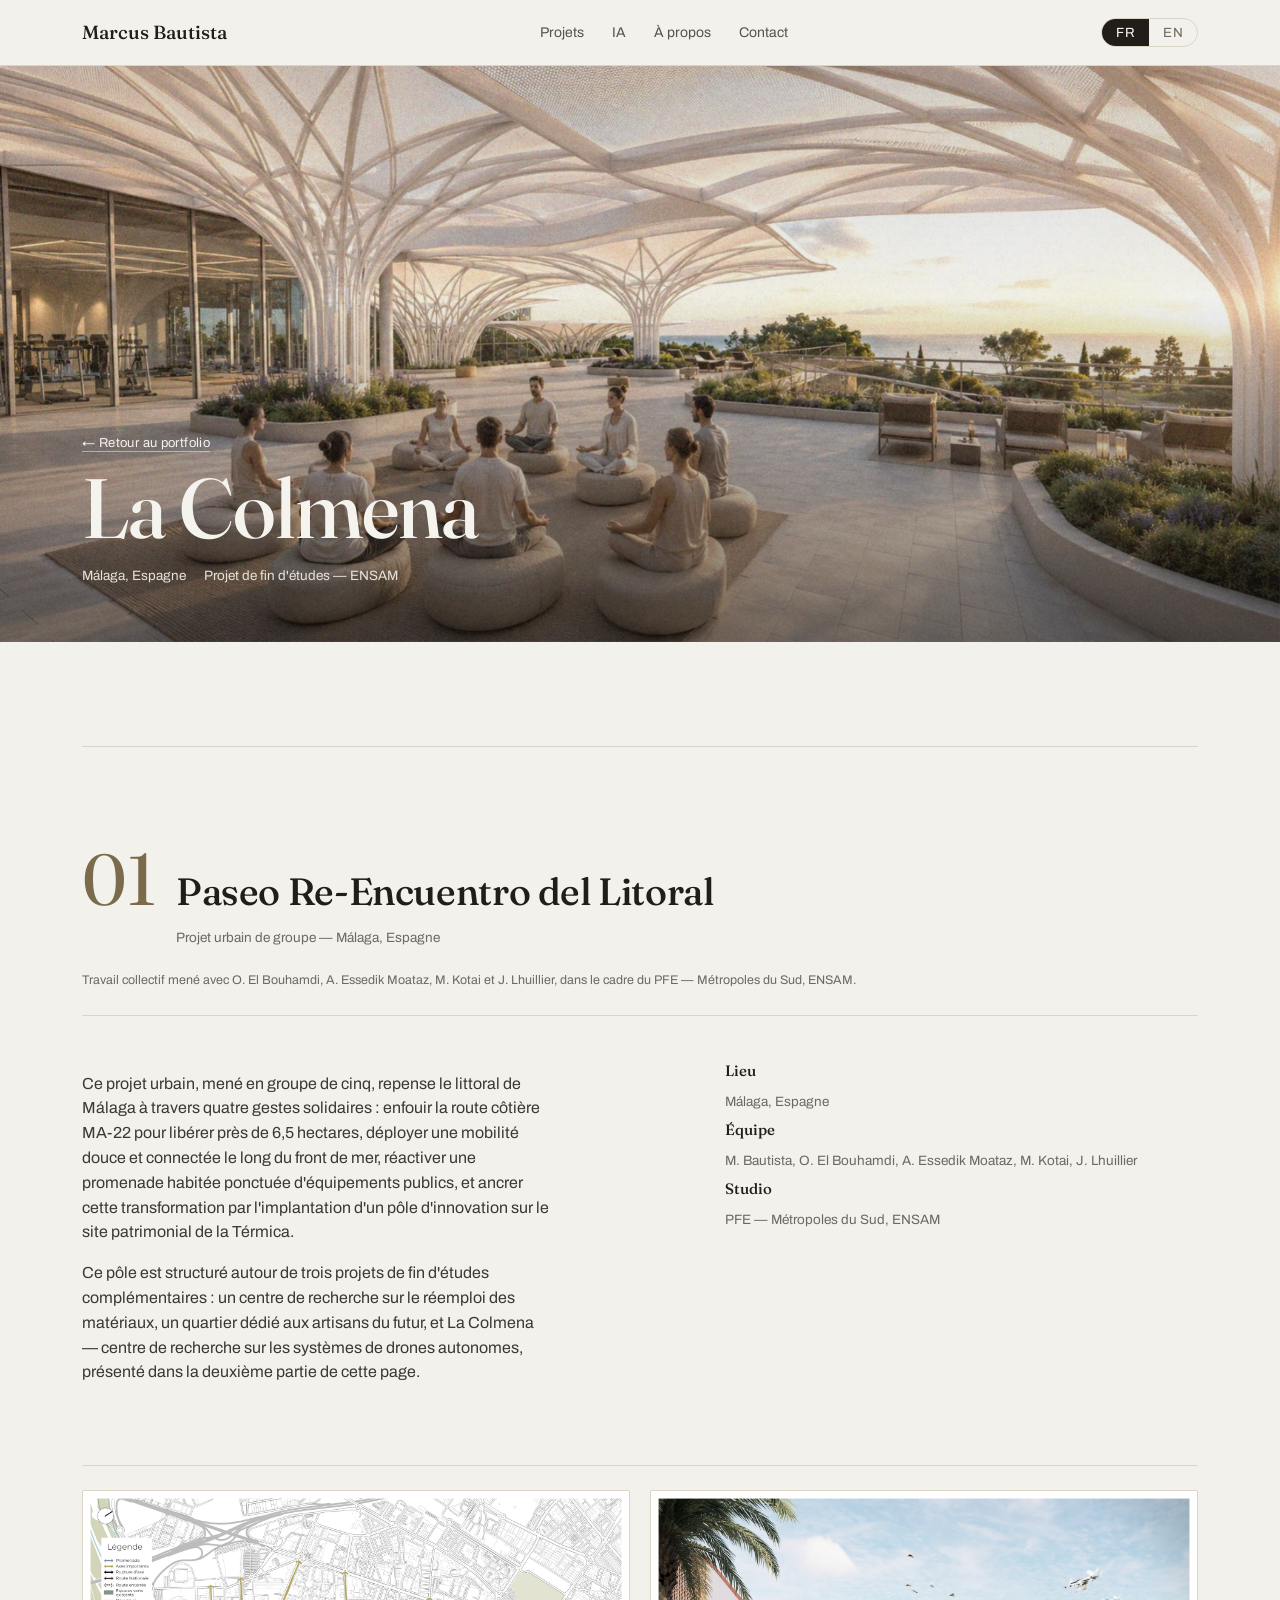
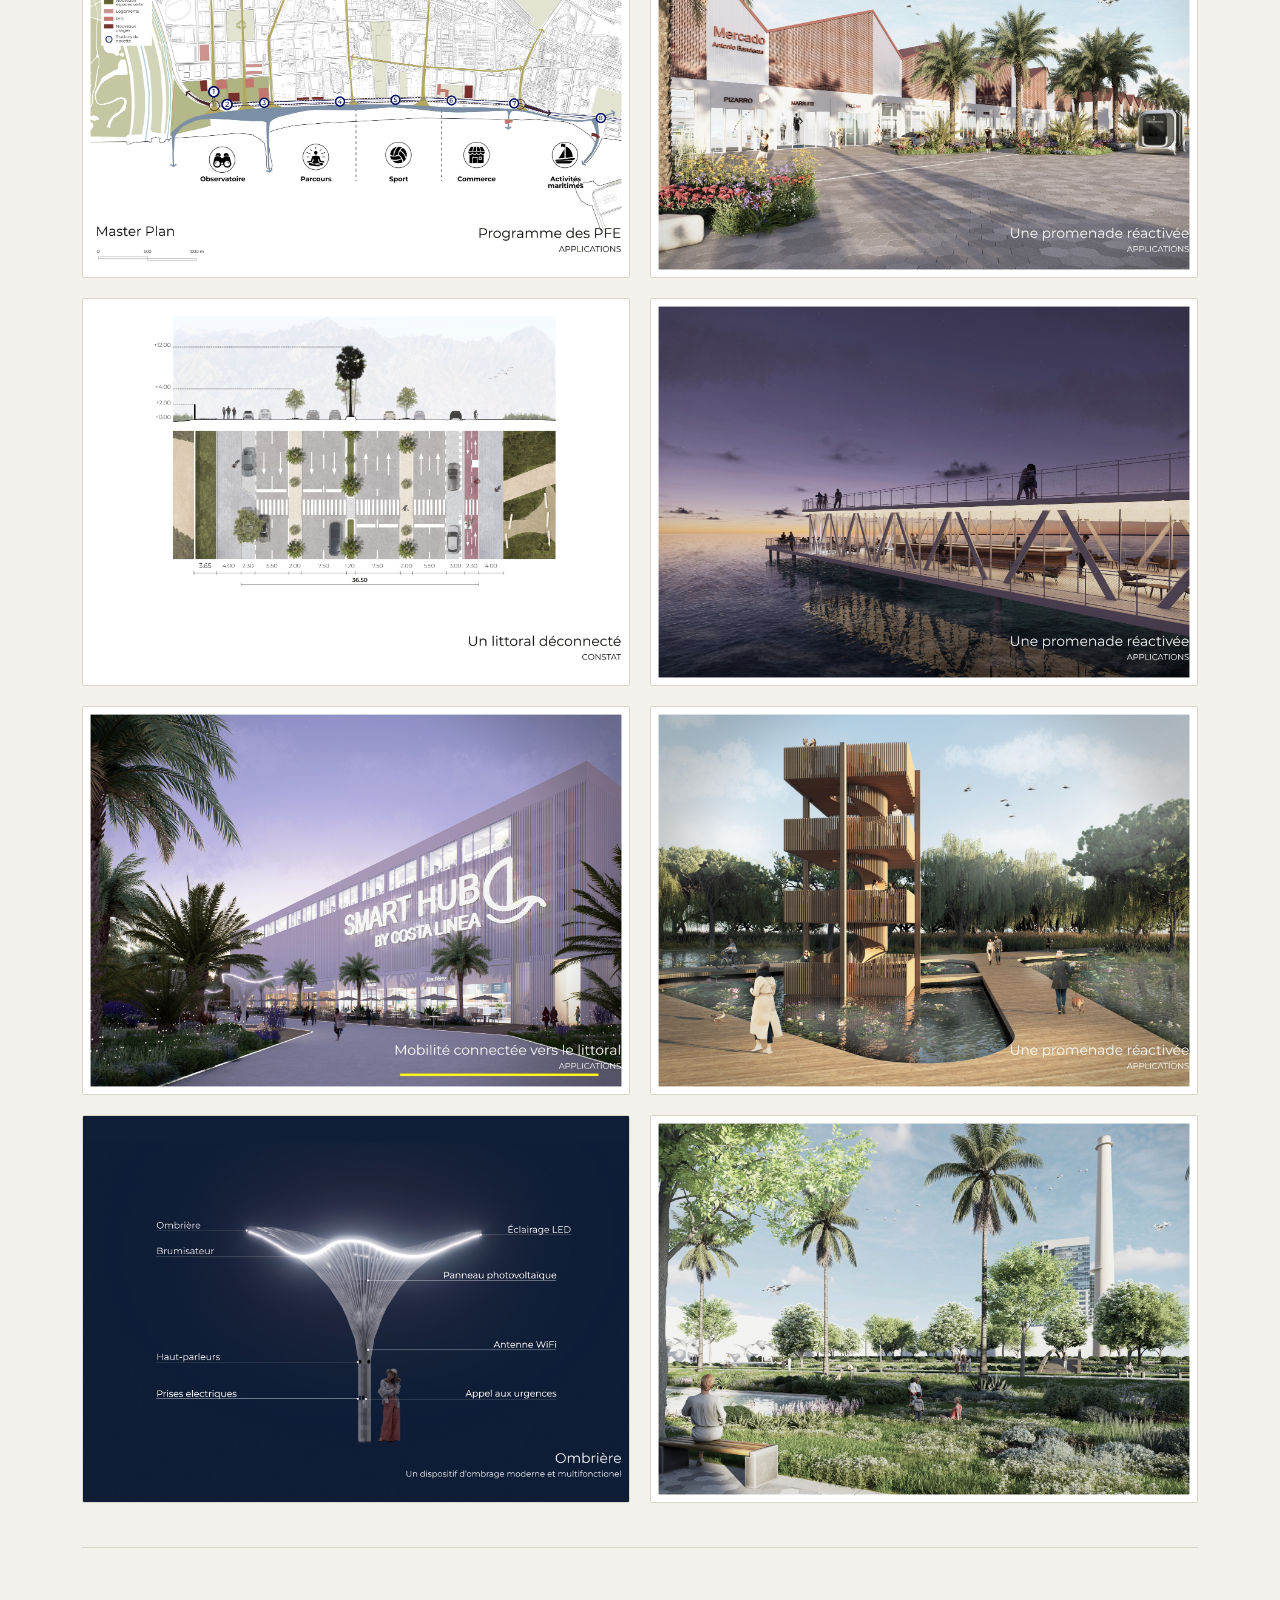
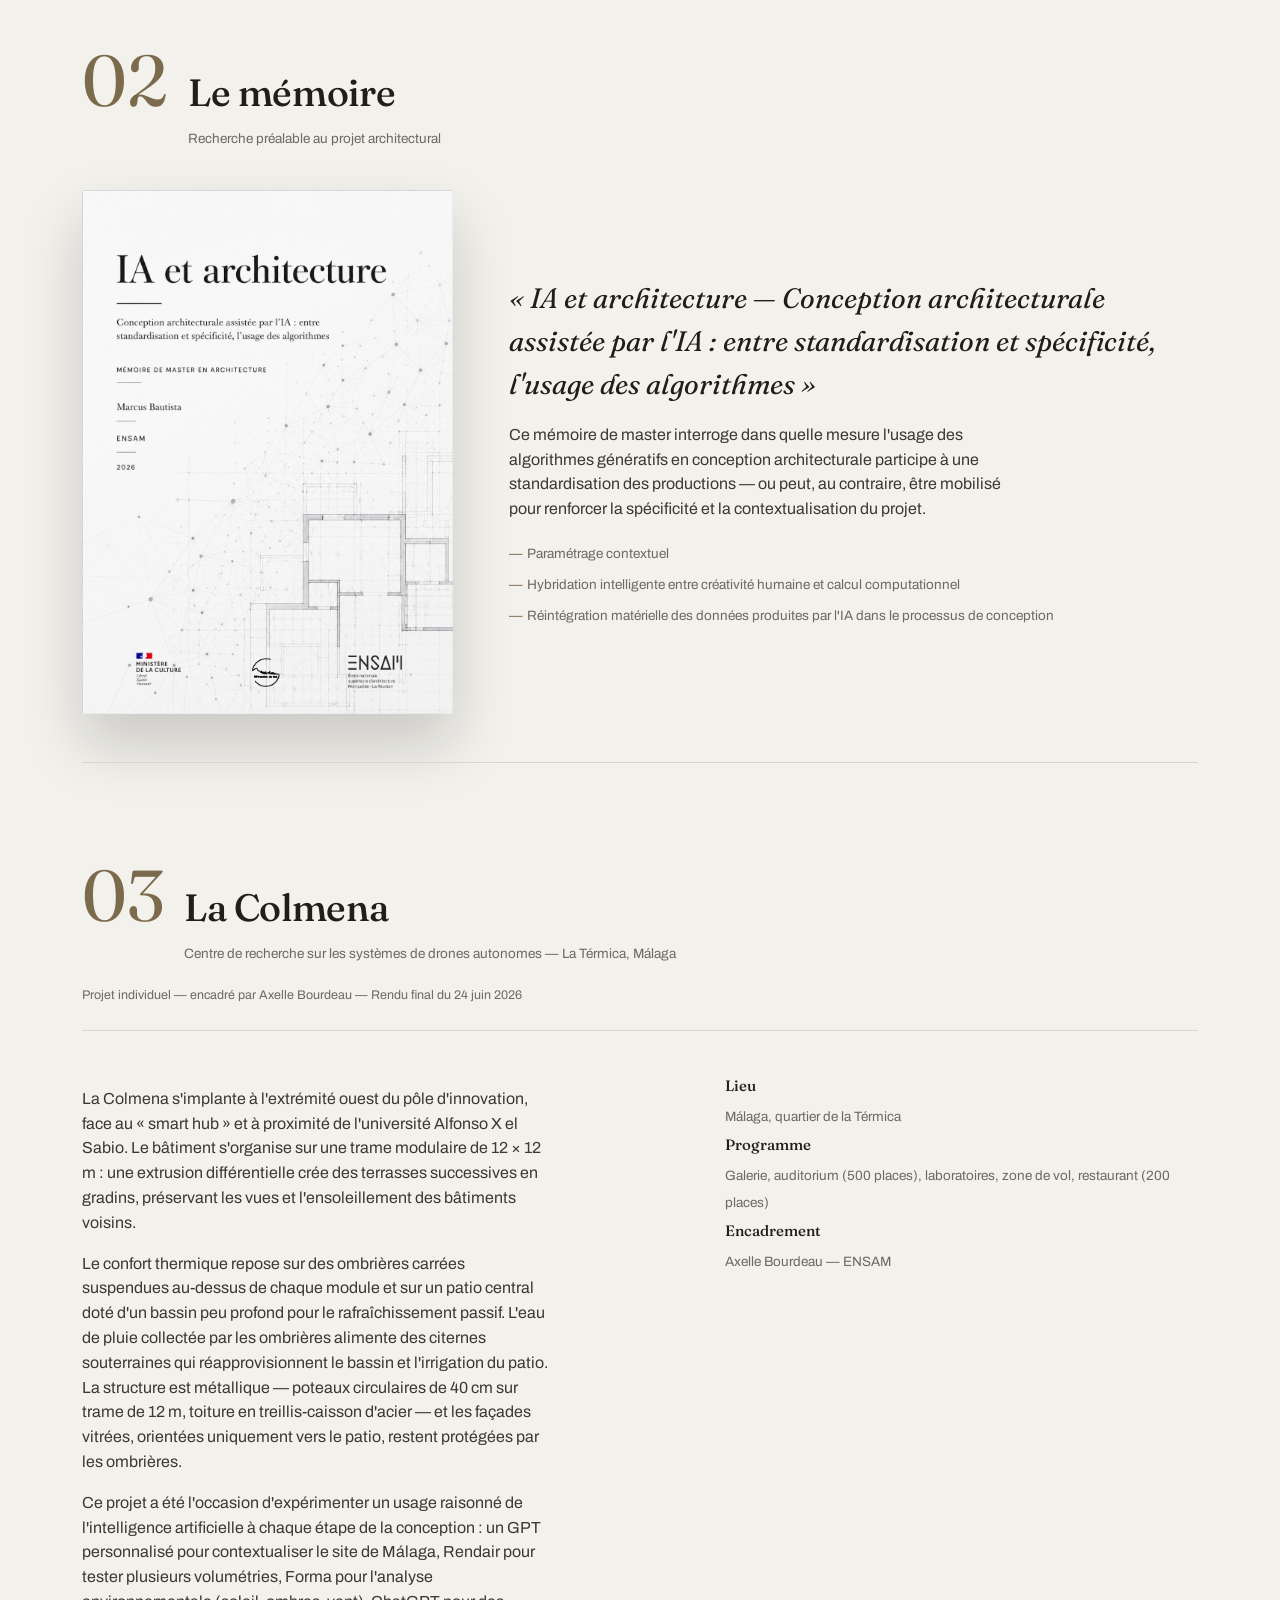
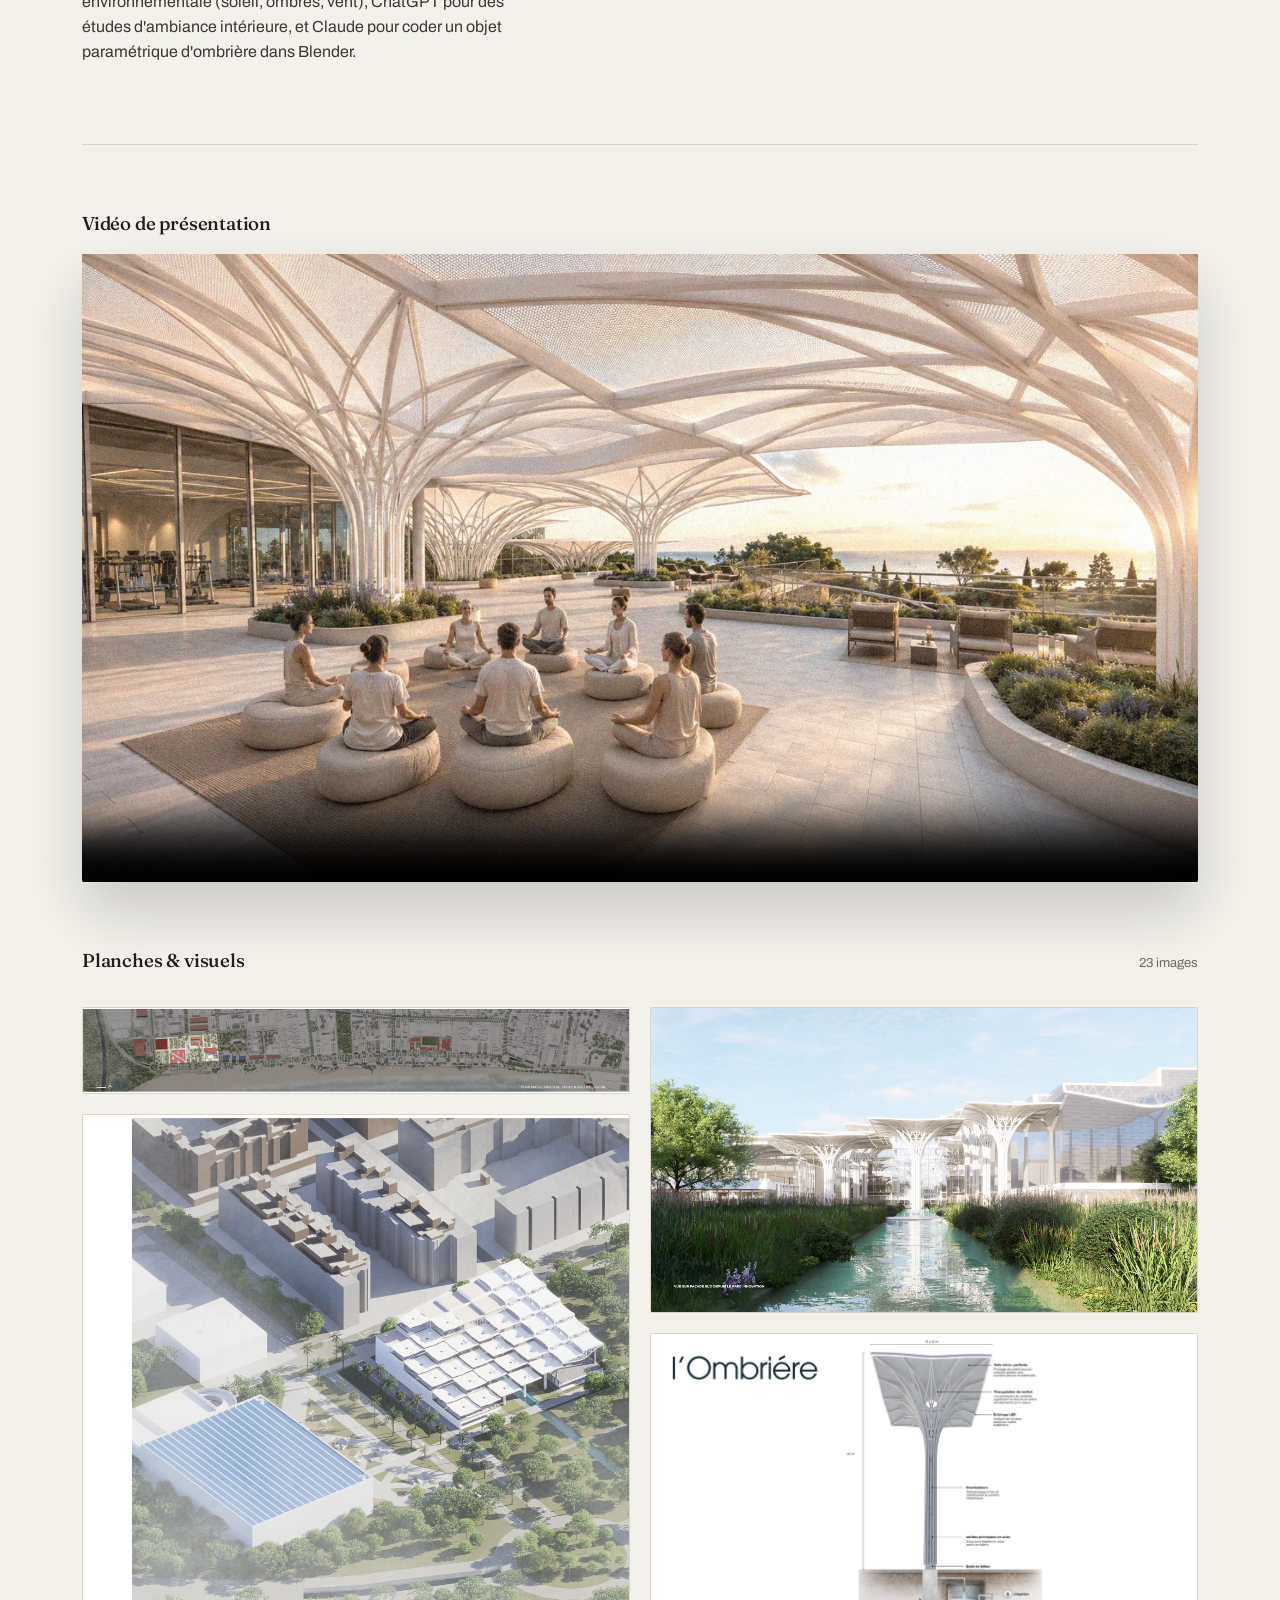
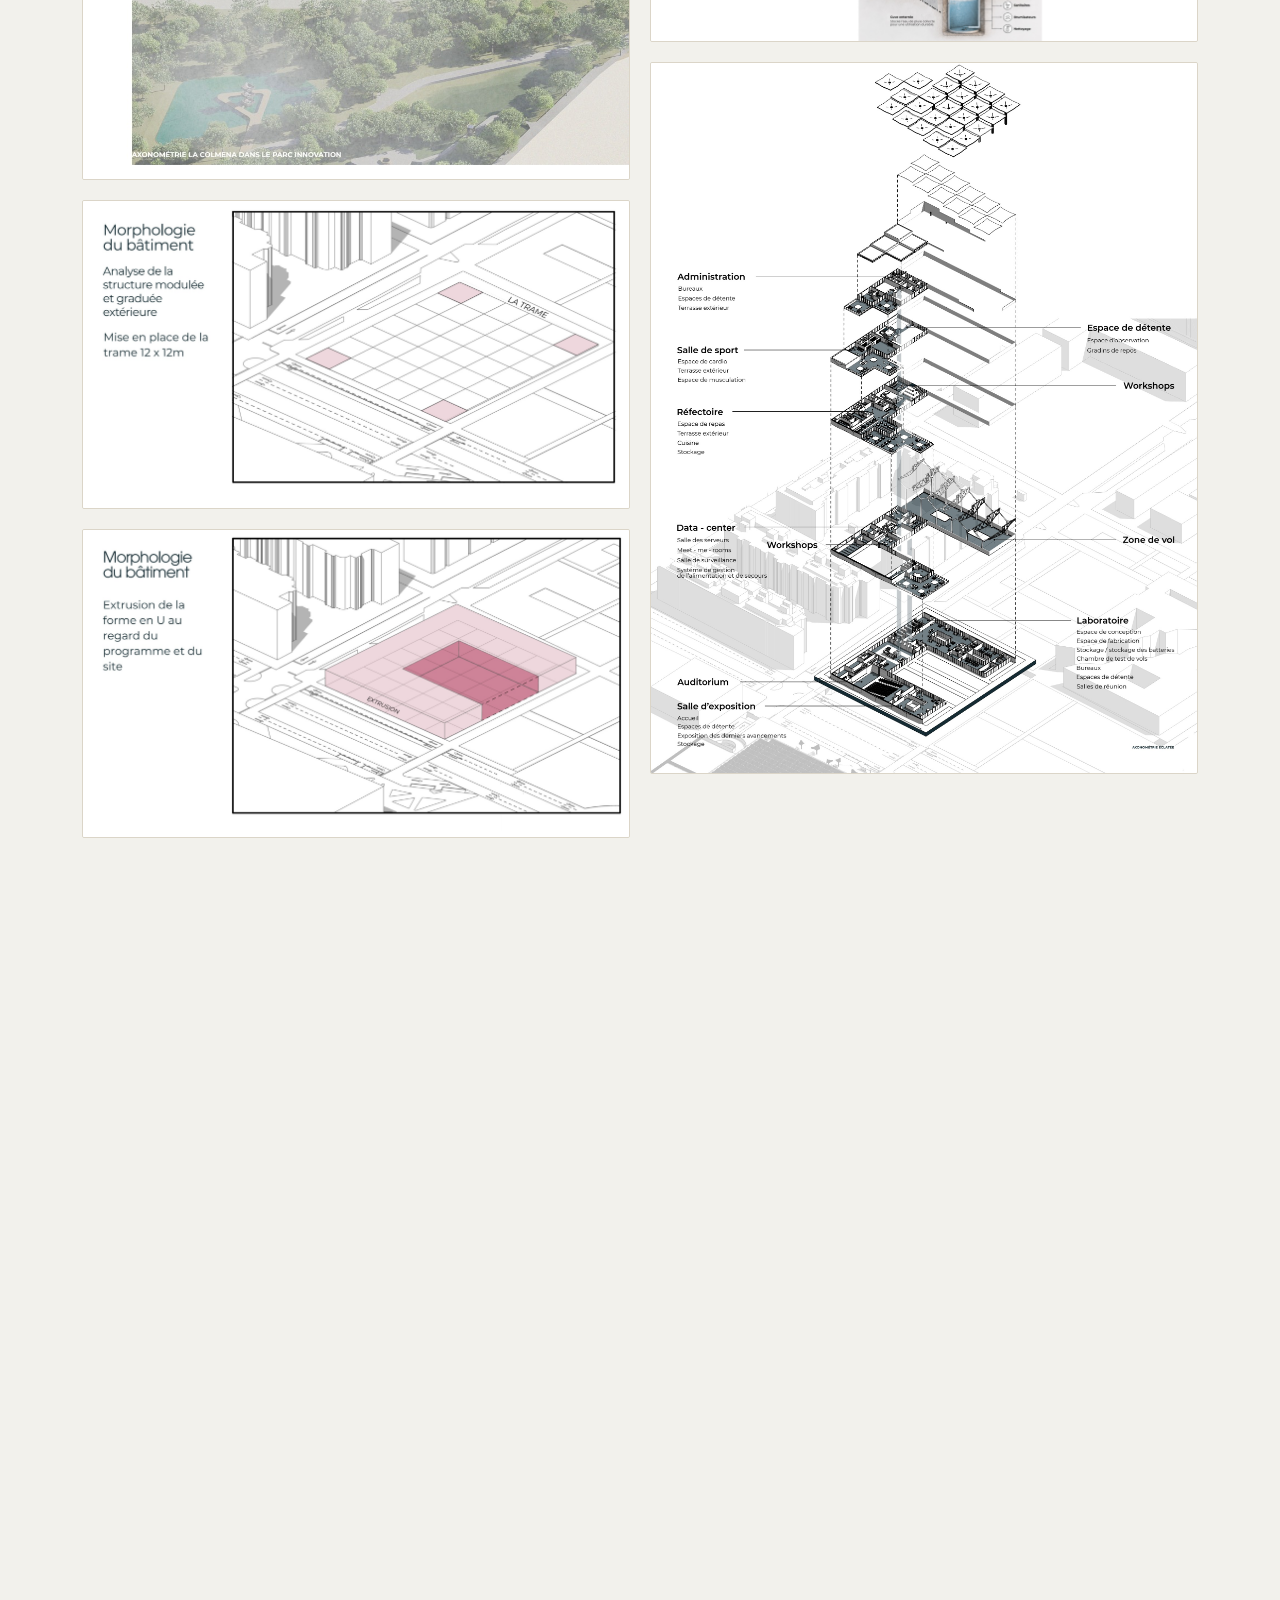
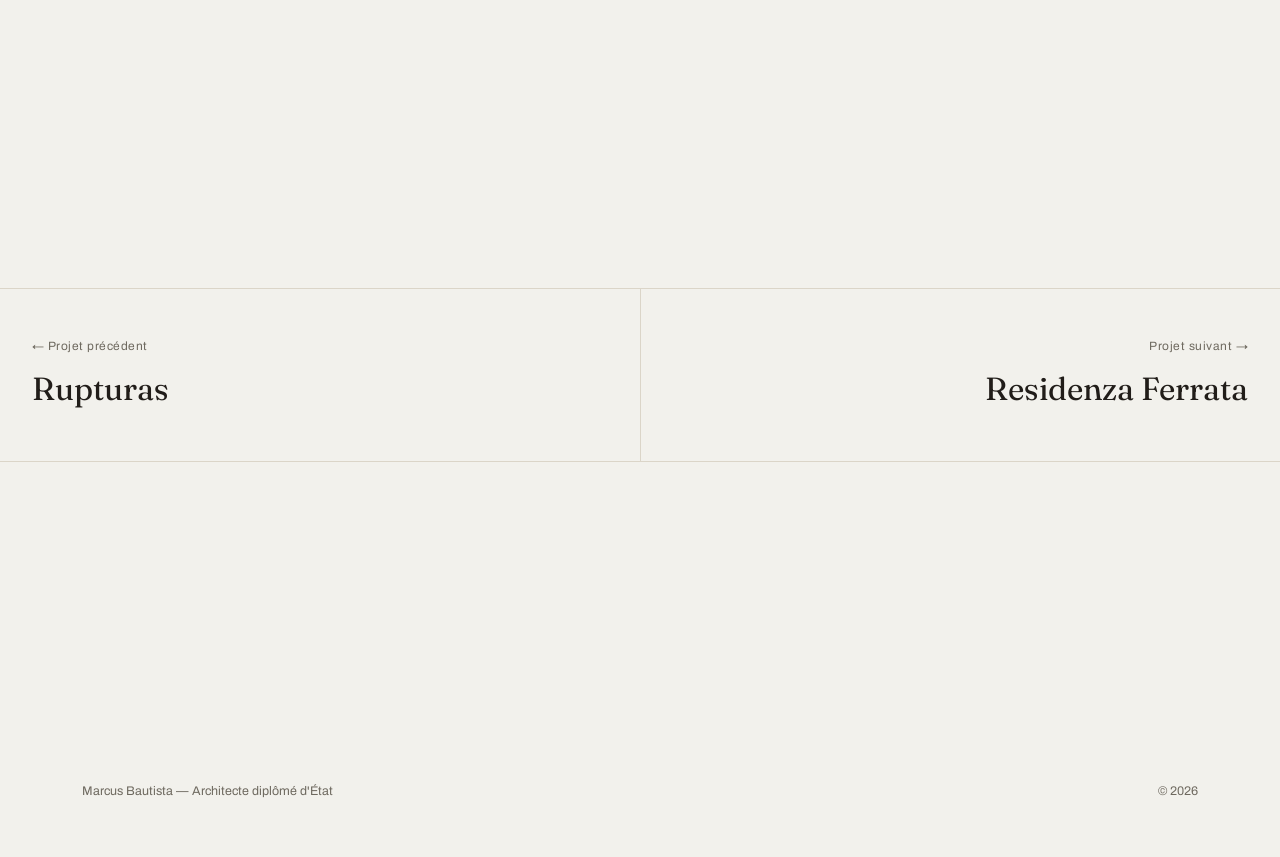
<file: proyectos/colmena.html>
<!DOCTYPE html>
<html lang="fr">
<head>
<meta charset="UTF-8">
<meta name="viewport" content="width=device-width, initial-scale=1.0">
<title>La Colmena — Marcus Bautista</title>
<meta name="description" content="La Colmena — Projet de fin d'études, Málaga — Marcus Bautista, portfolio d'architecture.">
<link rel="preconnect" href="https://fonts.googleapis.com">
<link rel="preconnect" href="https://fonts.gstatic.com" crossorigin>
<link href="https://fonts.googleapis.com/css2?family=Fraunces:ital,opsz,wght@0,9..144,300;0,9..144,400;0,9..144,500;0,9..144,600;1,9..144,400;1,9..144,500&family=Archivo:wght@400;500;600&display=swap" rel="stylesheet">
<link rel="stylesheet" href="../assets/css/style.css">
</head>
<body data-lang="fr">

<header class="site">
  <div class="wrap">
    <a href="../index.html" class="brand">Marcus Bautista</a>
    <nav class="main">
      <a href="../index.html#projets"><span class="fr">Projets</span><span class="en">Work</span></a>
      <a href="../index.html#ia"><span class="fr">IA</span><span class="en">AI</span></a>
      <a href="../index.html#about"><span class="fr">À propos</span><span class="en">About</span></a>
      <a href="../index.html#contact">Contact</a>
    </nav>
    <div class="langswitch">
      <button data-setlang="fr" class="active">FR</button>
      <button data-setlang="en">EN</button>
    </div>
  </div>
</header>

<section class="hero sub" id="top">
  <img src="../assets/proyectos/colmena/colmena-21.jpg?v=2" alt="La Colmena">
  <div class="scrim"></div>
  <div class="content">
    <div class="breadcrumb"><a href="../index.html#projets">&larr; <span class="fr">Retour au portfolio</span><span class="en">Back to portfolio</span></a></div>
    <h1>La Colmena</h1>
    <div class="tag-row">
      <span>Málaga, Espagne</span>
      <span><span class="fr">Projet de fin d'études — ENSAM</span><span class="en">Graduation project — ENSAM</span></span>
    </div>
  </div>
</section>

<section class="project-body">
  <div class="wrap">

    <!-- PART 1 — URBAN PROJECT -->
    <div class="part-divider reveal">
      <div class="part-num">01</div>
      <div class="part-title">
        <h2><span class="fr">Paseo Re-Encuentro del Litoral</span><span class="en">Paseo Re-Encuentro del Litoral</span></h2>
        <div class="sub"><span class="fr">Projet urbain de groupe — Málaga, Espagne</span><span class="en">Group urban project — Málaga, Spain</span></div>
      </div>
    </div>
    <div class="part-credit">
      <span class="fr">Travail collectif mené avec O. El Bouhamdi, A. Essedik Moataz, M. Kotai et J. Lhuillier, dans le cadre du PFE — Métropoles du Sud, ENSAM.</span>
      <span class="en">Group work carried out with O. El Bouhamdi, A. Essedik Moataz, M. Kotai and J. Lhuillier, as part of the PFE — Métropoles du Sud studio, ENSAM.</span>
    </div>

    <div class="project-lead reveal">
      <div class="text">
        <p class="fr">Ce projet urbain, mené en groupe de cinq, repense le littoral de Málaga à travers quatre gestes solidaires : enfouir la route côtière MA-22 pour libérer près de 6,5 hectares, déployer une mobilité douce et connectée le long du front de mer, réactiver une promenade habitée ponctuée d'équipements publics, et ancrer cette transformation par l'implantation d'un pôle d'innovation sur le site patrimonial de la Térmica.</p>
        <p class="fr">Ce pôle est structuré autour de trois projets de fin d'études complémentaires : un centre de recherche sur le réemploi des matériaux, un quartier dédié aux artisans du futur, et La Colmena — centre de recherche sur les systèmes de drones autonomes, présenté dans la deuxième partie de cette page.</p>
        <p class="en">This urban project, developed by a team of five, rethinks Málaga's coastline through four complementary moves: burying the MA-22 coastal road to free up nearly 6.5 hectares, introducing soft, connected mobility along the waterfront, reactivating an inhabited promenade punctuated with public amenities, and anchoring the transformation with an innovation hub on the heritage site of La Térmica.</p>
        <p class="en">This hub is structured around three complementary graduation projects: a research centre on material reuse, a district for the "artisans of the future," and La Colmena — a research centre for autonomous drone systems, presented in the second part of this page.</p>
      </div>
      <div class="facts">
      <div><strong><span class="fr">Lieu</span><span class="en">Location</span></strong>Málaga, Espagne</div>
      <div><strong><span class="fr">Équipe</span><span class="en">Team</span></strong>M. Bautista, O. El Bouhamdi, A. Essedik Moataz, M. Kotai, J. Lhuillier</div>
      <div><strong><span class="fr">Studio</span><span class="en">Studio</span></strong><span class="fr">PFE — Métropoles du Sud, ENSAM</span><span class="en">PFE — Métropoles du Sud, ENSAM</span></div>
      </div>
    </div>

    <div class="gallery-grid">
      <figure class="reveal"><img src="../assets/proyectos/urbano/urbano-01.jpg" alt="urbano — Plan masse et programme des PFE" data-full="../assets/proyectos/urbano/urbano-01.jpg" loading="lazy"></figure>
      <figure class="reveal"><img src="../assets/proyectos/urbano/urbano-02.jpg" alt="urbano — Palette minérale et végétale" data-full="../assets/proyectos/urbano/urbano-02.jpg" loading="lazy"></figure>
      <figure class="reveal"><img src="../assets/proyectos/urbano/urbano-03.jpg" alt="urbano — Smart Hub by Costa Linea" data-full="../assets/proyectos/urbano/urbano-03.jpg" loading="lazy"></figure>
      <figure class="reveal"><img src="../assets/proyectos/urbano/urbano-04.jpg" alt="urbano — Ombrière, dispositif connecté" data-full="../assets/proyectos/urbano/urbano-04.jpg" loading="lazy"></figure>
      <figure class="reveal"><img src="../assets/proyectos/urbano/urbano-05.jpg" alt="urbano — Mercado Antonio Banderas" data-full="../assets/proyectos/urbano/urbano-05.jpg" loading="lazy"></figure>
      <figure class="reveal"><img src="../assets/proyectos/urbano/urbano-06.jpg" alt="urbano — Ponton-restaurant au crépuscule" data-full="../assets/proyectos/urbano/urbano-06.jpg" loading="lazy"></figure>
      <figure class="reveal"><img src="../assets/proyectos/urbano/urbano-07.jpg" alt="urbano — Tour d'observation en bois" data-full="../assets/proyectos/urbano/urbano-07.jpg" loading="lazy"></figure>
      <figure class="reveal"><img src="../assets/proyectos/urbano/urbano-08.jpg" alt="urbano — Vue sur le parc et la cheminée de la Térmica" data-full="../assets/proyectos/urbano/urbano-08.jpg" loading="lazy"></figure>
    </div>

    <!-- PART 2 — MEMOIRE TRANSITION -->
    <div class="part-divider reveal">
      <div class="part-num">02</div>
      <div class="part-title">
        <h2><span class="fr">Le mémoire</span><span class="en">The dissertation</span></h2>
        <div class="sub"><span class="fr">Recherche préalable au projet architectural</span><span class="en">Research preceding the architecture project</span></div>
      </div>
    </div>

    <div class="memoire-card reveal">
      <figure><img src="../assets/proyectos/colmena/memoire-cover.jpg" alt="Mémoire — IA et architecture"></figure>
      <div class="text">
        <div class="thesis-title">
          <span class="fr">« IA et architecture — Conception architecturale assistée par l'IA : entre standardisation et spécificité, l'usage des algorithmes »</span>
          <span class="en">“AI and Architecture — AI-assisted architectural design: between standardisation and specificity, the use of algorithms”</span>
        </div>
        <p class="fr">Ce mémoire de master interroge dans quelle mesure l'usage des algorithmes génératifs en conception architecturale participe à une standardisation des productions — ou peut, au contraire, être mobilisé pour renforcer la spécificité et la contextualisation du projet.</p>
        <p class="en">This master's dissertation examines the extent to which the use of generative algorithms in architectural design contributes to a standardisation of output — or can, on the contrary, be mobilised to reinforce the specificity and contextual grounding of a project.</p>
        <ul class="axes-list">
          <li><span class="fr">Paramétrage contextuel</span><span class="en">Contextual parameterisation</span></li>
          <li><span class="fr">Hybridation intelligente entre créativité humaine et calcul computationnel</span><span class="en">Intelligent hybridisation of human creativity and computation</span></li>
          <li><span class="fr">Réintégration matérielle des données produites par l'IA dans le processus de conception</span><span class="en">Material reintegration of AI-generated data into the design process</span></li>
        </ul>
      </div>
    </div>

    <!-- PART 3 — LA COLMENA -->
    <div class="part-divider reveal">
      <div class="part-num">03</div>
      <div class="part-title">
        <h2>La Colmena</h2>
        <div class="sub"><span class="fr">Centre de recherche sur les systèmes de drones autonomes — La Térmica, Málaga</span><span class="en">Research centre for autonomous drone systems — La Térmica, Málaga</span></div>
      </div>
    </div>
    <div class="part-credit">
      <span class="fr">Projet individuel — encadré par Axelle Bourdeau — Rendu final du 24 juin 2026</span>
      <span class="en">Individual project — supervised by Axelle Bourdeau — Final review, 24 June 2026</span>
    </div>

    <div class="project-lead reveal">
      <div class="text">
        <p class="fr">La Colmena s'implante à l'extrémité ouest du pôle d'innovation, face au « smart hub » et à proximité de l'université Alfonso X el Sabio. Le bâtiment s'organise sur une trame modulaire de 12 × 12 m : une extrusion différentielle crée des terrasses successives en gradins, préservant les vues et l'ensoleillement des bâtiments voisins.</p>
        <p class="fr">Le confort thermique repose sur des ombrières carrées suspendues au-dessus de chaque module et sur un patio central doté d'un bassin peu profond pour le rafraîchissement passif. L'eau de pluie collectée par les ombrières alimente des citernes souterraines qui réapprovisionnent le bassin et l'irrigation du patio. La structure est métallique — poteaux circulaires de 40 cm sur trame de 12 m, toiture en treillis-caisson d'acier — et les façades vitrées, orientées uniquement vers le patio, restent protégées par les ombrières.</p>
        <p class="fr">Ce projet a été l'occasion d'expérimenter un usage raisonné de l'intelligence artificielle à chaque étape de la conception : un GPT personnalisé pour contextualiser le site de Málaga, Rendair pour tester plusieurs volumétries, Forma pour l'analyse environnementale (soleil, ombres, vent), ChatGPT pour des études d'ambiance intérieure, et Claude pour coder un objet paramétrique d'ombrière dans Blender.</p>
        <p class="en">La Colmena stands at the western edge of the innovation hub, facing the "smart hub" and close to the Alfonso X el Sabio University. The building is organised on a 12 × 12 m modular grid: a differential extrusion creates successive stepped terraces, preserving the views and sunlight of neighbouring buildings.</p>
        <p class="en">Thermal comfort relies on square shading canopies suspended above each module and on a central patio with a shallow water basin for passive cooling. Rainwater collected by the canopies feeds underground cisterns that replenish the basin and irrigate the patio. The structure is steel — circular columns 40 cm in diameter on a 12 m grid, a steel box-lattice roof — and the glazed façades, facing only the patio, stay protected by the canopies.</p>
        <p class="en">This project was an opportunity to experiment with a deliberate use of artificial intelligence at every stage of the design process: a custom GPT to contextualise the Málaga site, Rendair to test several massing options, Forma for environmental analysis (sun, shadows, wind), ChatGPT for interior-ambiance studies, and Claude to code a parametric canopy object in Blender.</p>
      </div>
      <div class="facts">
      <div><strong><span class="fr">Lieu</span><span class="en">Location</span></strong><span class="fr">Málaga, quartier de la Térmica</span><span class="en">Málaga, La Térmica district</span></div>
      <div><strong><span class="fr">Programme</span><span class="en">Programme</span></strong><span class="fr">Galerie, auditorium (500 places), laboratoires, zone de vol, restaurant (200 places)</span><span class="en">Gallery, 500-seat auditorium, labs, flight-test zone, 200-seat restaurant</span></div>
      <div><strong><span class="fr">Encadrement</span><span class="en">Supervision</span></strong>Axelle Bourdeau — ENSAM</div>
      </div>
    </div>

    <div class="gallery-head reveal">
      <h3><span class="fr">Vidéo de présentation</span><span class="en">Presentation video</span></h3>
    </div>
    <div class="video-wrap reveal">
      <video controls preload="none" poster="../assets/proyectos/colmena/colmena-21.jpg?v=2">
        <source src="../assets/proyectos/colmena/la-colmena-video.mp4" type="video/mp4">
      </video>
    </div>

    <div class="gallery-head reveal">
      <h3><span class="fr">Planches &amp; visuels</span><span class="en">Sheets &amp; visuals</span></h3>
      <div class="count">23 <span class="fr">images</span><span class="en">images</span></div>
    </div>
    <div class="gallery-grid">
      <figure class="reveal"><img src="../assets/proyectos/colmena/colmena-01.jpg?v=2" alt="colmena — Plan masse, Paseo Re-Encuentro del Litoral" data-full="../assets/proyectos/colmena/colmena-01.jpg?v=2" loading="lazy"></figure>
      <figure class="reveal"><img src="../assets/proyectos/colmena/colmena-02.jpg?v=2" alt="colmena — Axonométrie dans le parc d'innovation" data-full="../assets/proyectos/colmena/colmena-02.jpg?v=2" loading="lazy"></figure>
      <figure class="reveal"><img src="../assets/proyectos/colmena/colmena-03.jpg?v=2" alt="colmena — Morphologie, mise en place de la trame 12×12m" data-full="../assets/proyectos/colmena/colmena-03.jpg?v=2" loading="lazy"></figure>
      <figure class="reveal"><img src="../assets/proyectos/colmena/colmena-04.jpg?v=2" alt="colmena — Morphologie, extrusion en U" data-full="../assets/proyectos/colmena/colmena-04.jpg?v=2" loading="lazy"></figure>
      <figure class="reveal"><img src="../assets/proyectos/colmena/colmena-05.jpg?v=2" alt="colmena — Morphologie, travail des terrasses" data-full="../assets/proyectos/colmena/colmena-05.jpg?v=2" loading="lazy"></figure>
      <figure class="reveal"><img src="../assets/proyectos/colmena/colmena-06.jpg?v=2" alt="colmena — Morphologie, répartition du programme" data-full="../assets/proyectos/colmena/colmena-06.jpg?v=2" loading="lazy"></figure>
      <figure class="reveal"><img src="../assets/proyectos/colmena/colmena-07.jpg?v=2" alt="colmena — Perspective nocturne depuis l'Avenida Imperio Argentina" data-full="../assets/proyectos/colmena/colmena-07.jpg?v=2" loading="lazy"></figure>
      <figure class="reveal"><img src="../assets/proyectos/colmena/colmena-08.jpg?v=2" alt="colmena — Coupe urbaine 1/900" data-full="../assets/proyectos/colmena/colmena-08.jpg?v=2" loading="lazy"></figure>
      <figure class="reveal"><img src="../assets/proyectos/colmena/colmena-09.jpg?v=2" alt="colmena — Plan du rez-de-chaussée" data-full="../assets/proyectos/colmena/colmena-09.jpg?v=2" loading="lazy"></figure>
      <figure class="reveal"><img src="../assets/proyectos/colmena/colmena-10.jpg?v=2" alt="colmena — Plan R+1" data-full="../assets/proyectos/colmena/colmena-10.jpg?v=2" loading="lazy"></figure>
      <figure class="reveal"><img src="../assets/proyectos/colmena/colmena-11.jpg?v=2" alt="colmena — Plan R+2" data-full="../assets/proyectos/colmena/colmena-11.jpg?v=2" loading="lazy"></figure>
      <figure class="reveal"><img src="../assets/proyectos/colmena/colmena-12.jpg?v=2" alt="colmena — Plan R+3" data-full="../assets/proyectos/colmena/colmena-12.jpg?v=2" loading="lazy"></figure>
      <figure class="reveal"><img src="../assets/proyectos/colmena/colmena-13.jpg?v=2" alt="colmena — Vue sur la façade sud depuis le parc" data-full="../assets/proyectos/colmena/colmena-13.jpg?v=2" loading="lazy"></figure>
      <figure class="reveal"><img src="../assets/proyectos/colmena/colmena-15.jpg?v=2" alt="colmena — Détail de l'ombrière et récupération d'eau" data-full="../assets/proyectos/colmena/colmena-15.jpg?v=2" loading="lazy"></figure>
      <figure class="reveal"><img src="../assets/proyectos/colmena/colmena-16.jpg?v=2" alt="colmena — Axonométrie éclatée du programme" data-full="../assets/proyectos/colmena/colmena-16.jpg?v=2" loading="lazy"></figure>
      <figure class="reveal"><img src="../assets/proyectos/colmena/colmena-17.jpg?v=2" alt="colmena — Rendu intérieur, galerie d'exposition" data-full="../assets/proyectos/colmena/colmena-17.jpg?v=2" loading="lazy"></figure>
      <figure class="reveal"><img src="../assets/proyectos/colmena/colmena-18.jpg?v=2" alt="colmena — Rendu intérieur, café" data-full="../assets/proyectos/colmena/colmena-18.jpg?v=2" loading="lazy"></figure>
      <figure class="reveal"><img src="../assets/proyectos/colmena/colmena-19.jpg?v=2" alt="colmena — Vue sur la zone de vol au crépuscule" data-full="../assets/proyectos/colmena/colmena-19.jpg?v=2" loading="lazy"></figure>
      <figure class="reveal"><img src="../assets/proyectos/colmena/colmena-20.jpg?v=2" alt="colmena — Rendu intérieur, restaurant" data-full="../assets/proyectos/colmena/colmena-20.jpg?v=2" loading="lazy"></figure>
      <figure class="reveal"><img src="../assets/proyectos/colmena/colmena-21.jpg?v=2" alt="colmena — Perspective sur la terrasse de la salle" data-full="../assets/proyectos/colmena/colmena-21.jpg?v=2" loading="lazy"></figure>
      <figure class="reveal"><img src="../assets/proyectos/colmena/colmena-22.jpg?v=2" alt="colmena — Étude volumétrique, maquette blanche" data-full="../assets/proyectos/colmena/colmena-22.jpg?v=2" loading="lazy"></figure>
      <figure class="reveal"><img src="../assets/proyectos/colmena/colmena-23.jpg?v=2" alt="colmena — Vue aérienne avec drone de livraison" data-full="../assets/proyectos/colmena/colmena-23.jpg?v=2" loading="lazy"></figure>
      <figure class="reveal"><img src="../assets/proyectos/colmena/colmena-24.jpg?v=2" alt="colmena — Vue sur l'avenue depuis le parc d'innovation" data-full="../assets/proyectos/colmena/colmena-24.jpg?v=2" loading="lazy"></figure>
    </div>
  </div>
</section>

<div class="project-nav">
  <a class="prev" href="rupturas.html">
    <div class="eyebrow">&larr; <span class="fr">Projet précédent</span><span class="en">Previous project</span></div>
    <div class="name">Rupturas</div>
  </a>
  <a class="next" href="ferrata.html">
    <div class="eyebrow"><span class="fr">Projet suivant</span><span class="en">Next project</span> &rarr;</div>
    <div class="name">Residenza Ferrata</div>
  </a>
</div>

<footer class="site" id="contact">
  <div class="wrap">
    <div class="row reveal">
      <h2><span class="fr">Discutons de votre prochain projet.</span><span class="en">Let's talk about your next project.</span></h2>
      <div class="contact-block">
        <div><a href="mailto:architecturemarcusbp@gmail.com">architecturemarcusbp@gmail.com</a></div>
        <div>+33 7 60 18 52 70</div>
        <div>Toulouse, France</div>
      </div>
    </div>
    <div class="bottom">
      <span>Marcus Bautista — <span class="fr">Architecte diplômé d'État</span><span class="en">Licensed Architect</span></span>
      <span>© 2026</span>
    </div>
  </div>
</footer>

<script src="../assets/js/main.js"></script>
</body>
</html>
</file>
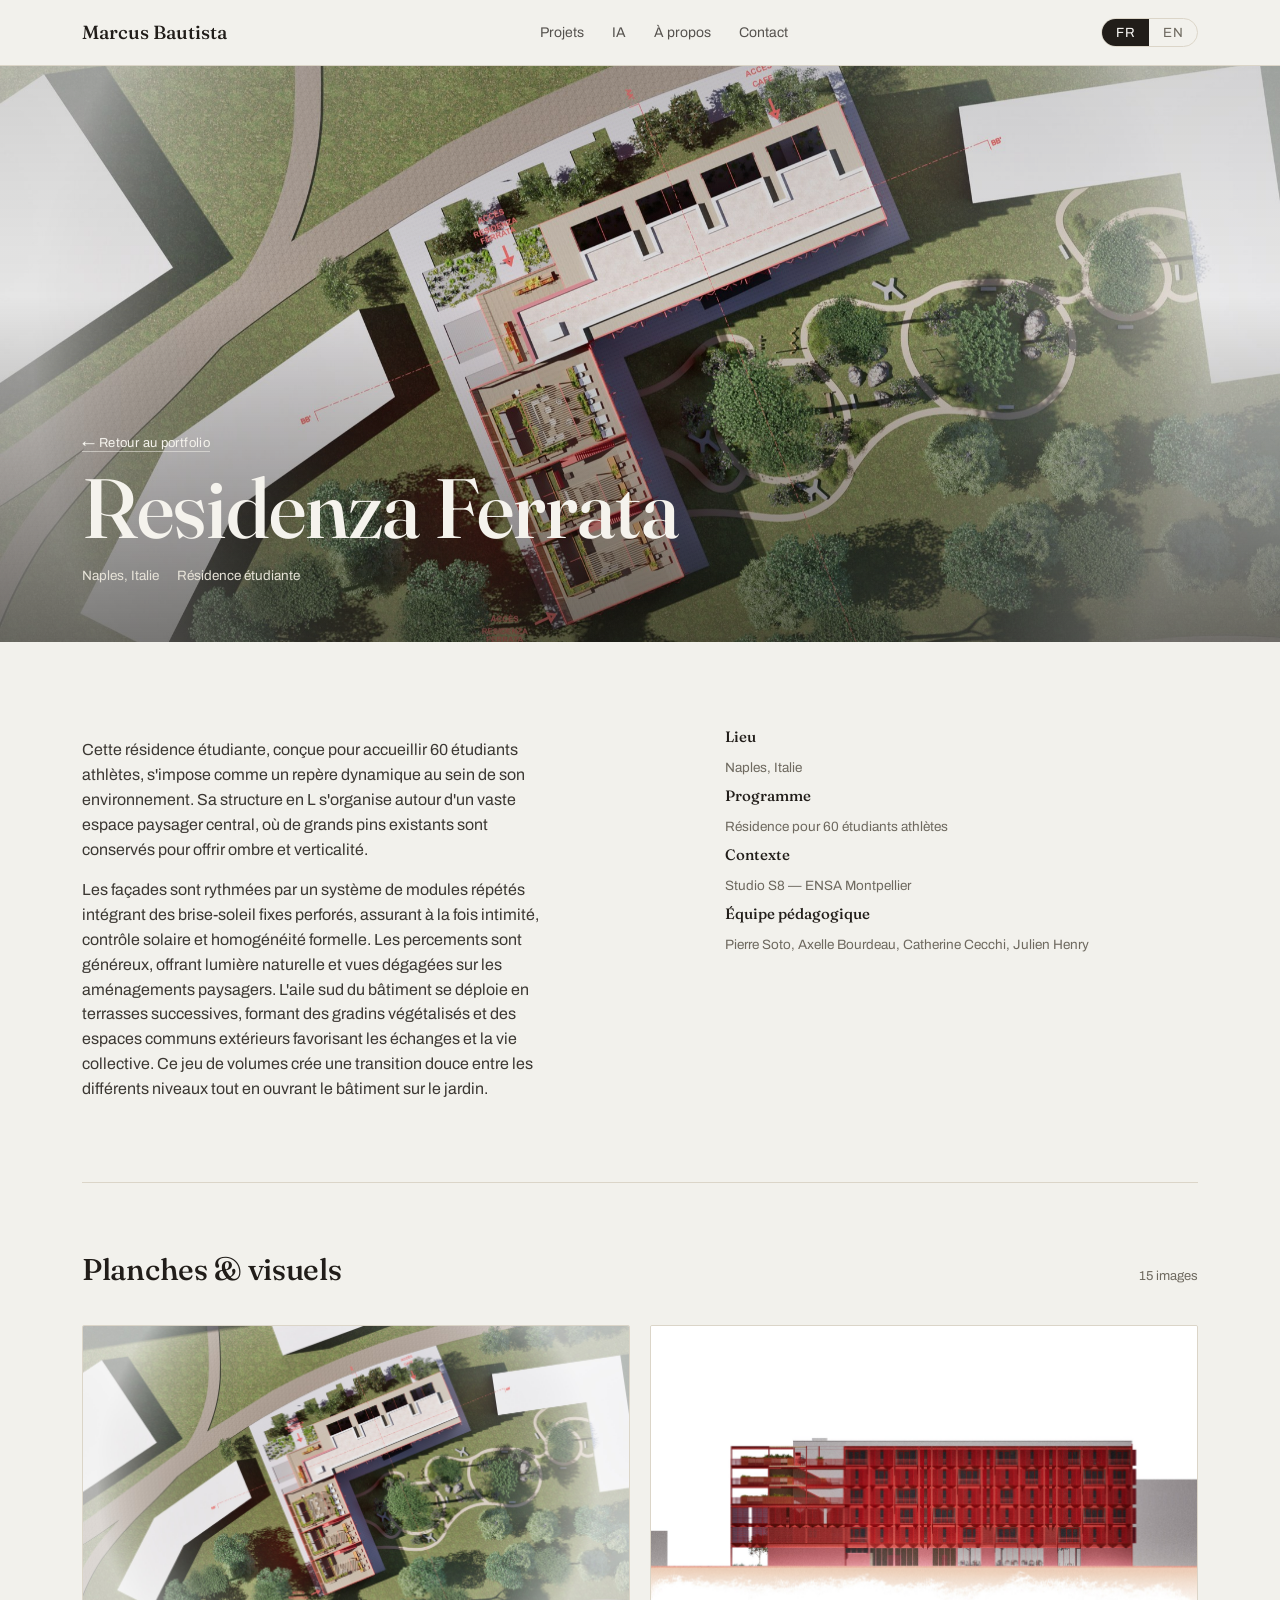
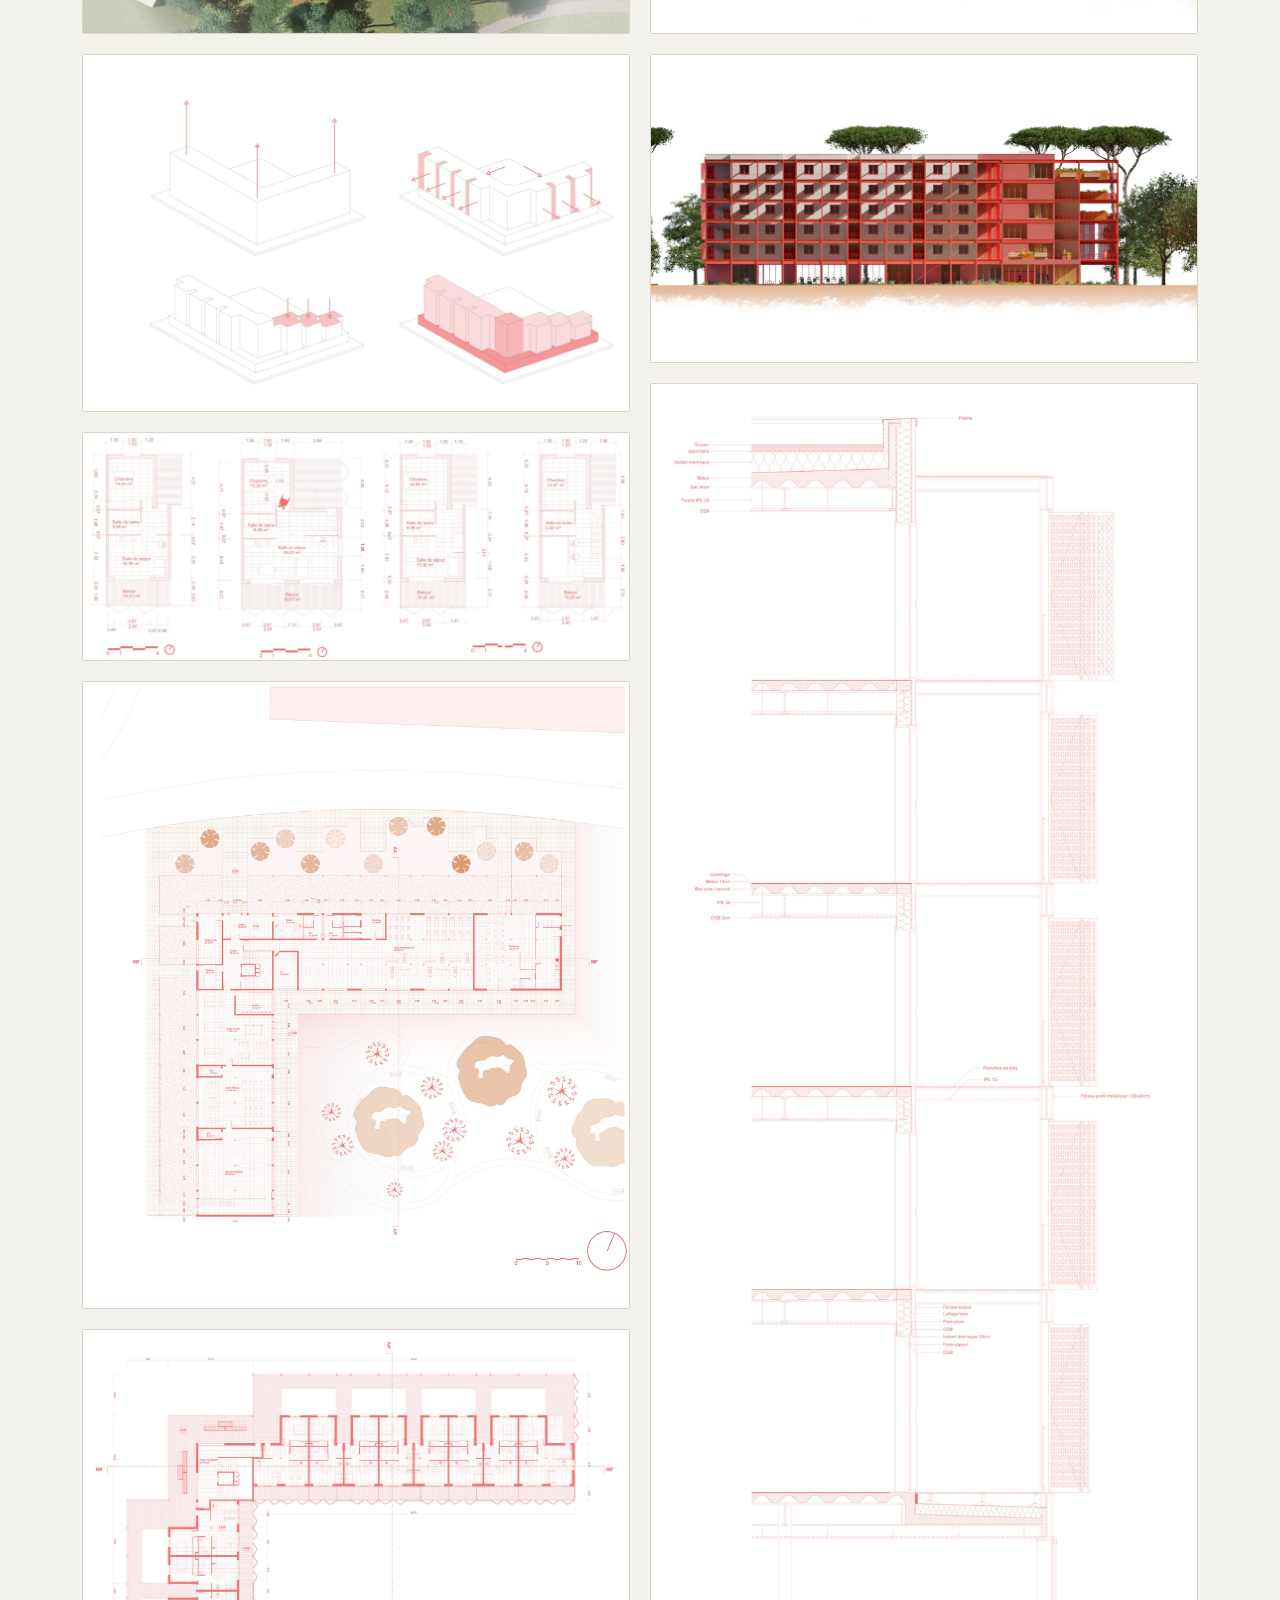
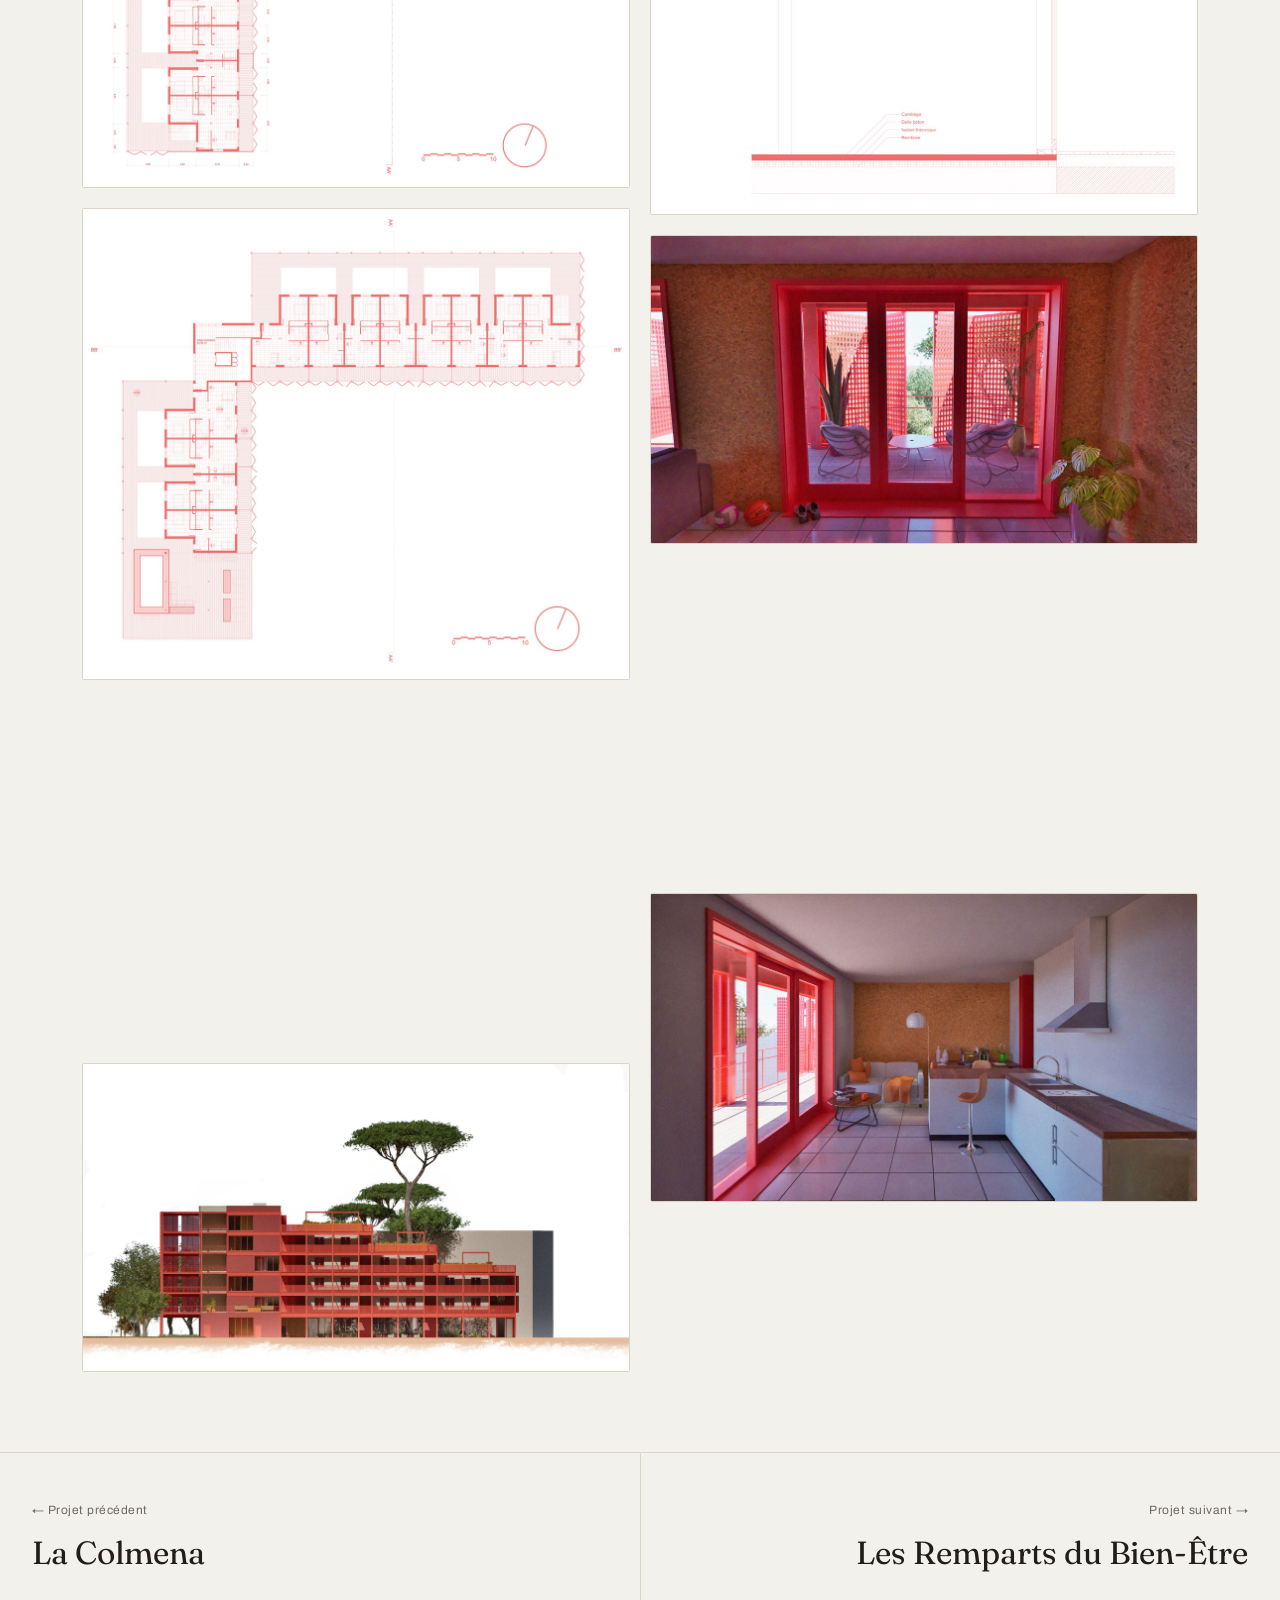
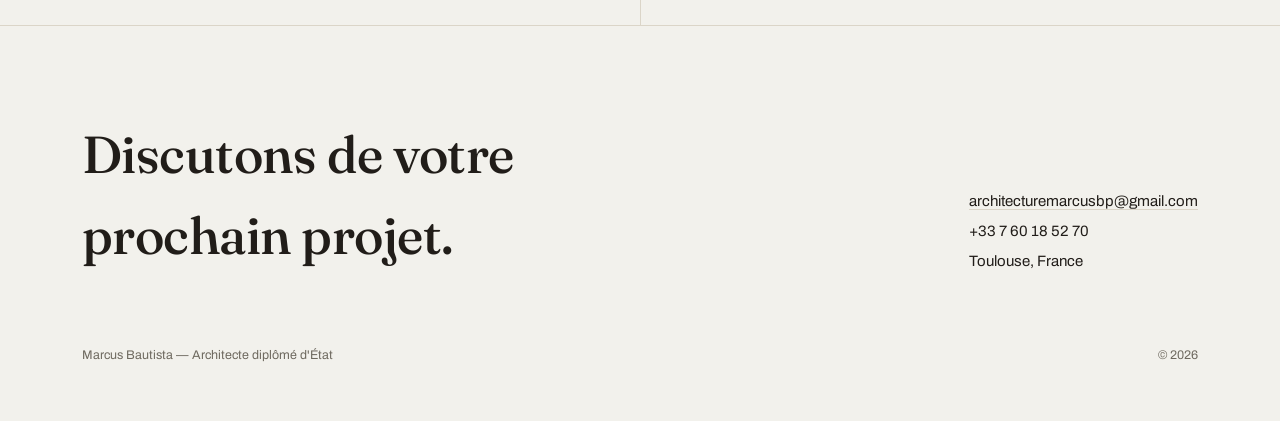
<file: proyectos/ferrata.html>
<!DOCTYPE html>
<html lang="fr">
<head>
<meta charset="UTF-8">
<meta name="viewport" content="width=device-width, initial-scale=1.0">
<title>Residenza Ferrata — Marcus Bautista</title>
<meta name="description" content="Residenza Ferrata — Naples, Italie — Marcus Bautista, portfolio d'architecture.">
<link rel="preconnect" href="https://fonts.googleapis.com">
<link rel="preconnect" href="https://fonts.gstatic.com" crossorigin>
<link href="https://fonts.googleapis.com/css2?family=Fraunces:ital,opsz,wght@0,9..144,300;0,9..144,400;0,9..144,500;0,9..144,600;1,9..144,400;1,9..144,500&family=Archivo:wght@400;500;600&display=swap" rel="stylesheet">
<link rel="stylesheet" href="../assets/css/style.css">
</head>
<body data-lang="fr">

<header class="site">
  <div class="wrap">
    <a href="../index.html" class="brand">Marcus Bautista</a>
    <nav class="main">
      <a href="../index.html#projets"><span class="fr">Projets</span><span class="en">Work</span></a>
      <a href="../index.html#ia"><span class="fr">IA</span><span class="en">AI</span></a>
      <a href="../index.html#about"><span class="fr">À propos</span><span class="en">About</span></a>
      <a href="../index.html#contact">Contact</a>
    </nav>
    <div class="langswitch">
      <button data-setlang="fr" class="active">FR</button>
      <button data-setlang="en">EN</button>
    </div>
  </div>
</header>

<section class="hero sub" id="top">
  <img src="../assets/proyectos/ferrata/ferrata-01.jpg?v=2" alt="Residenza Ferrata">
  <div class="scrim"></div>
  <div class="content">
    <div class="breadcrumb"><a href="../index.html#projets">&larr; <span class="fr">Retour au portfolio</span><span class="en">Back to portfolio</span></a></div>
    <h1>Residenza Ferrata</h1>
    <div class="tag-row">
      <span>Naples, Italie</span>
      <span><span class="fr">Résidence étudiante</span><span class="en">Student housing</span></span>
    </div>
  </div>
</section>

<section class="project-body">
  <div class="wrap">
    <div class="project-lead reveal">
      <div class="text">
        <p class="fr">Cette résidence étudiante, conçue pour accueillir 60 étudiants athlètes, s'impose comme un repère dynamique au sein de son environnement. Sa structure en L s'organise autour d'un vaste espace paysager central, où de grands pins existants sont conservés pour offrir ombre et verticalité.</p>
        <p class="fr">Les façades sont rythmées par un système de modules répétés intégrant des brise-soleil fixes perforés, assurant à la fois intimité, contrôle solaire et homogénéité formelle. Les percements sont généreux, offrant lumière naturelle et vues dégagées sur les aménagements paysagers. L'aile sud du bâtiment se déploie en terrasses successives, formant des gradins végétalisés et des espaces communs extérieurs favorisant les échanges et la vie collective. Ce jeu de volumes crée une transition douce entre les différents niveaux tout en ouvrant le bâtiment sur le jardin.</p>
        <p class="en">This student residence, designed to house 60 student-athletes, stands out as a dynamic landmark within its surroundings. Its L-shaped structure wraps around a vast central landscaped space, where mature existing pine trees are preserved to provide shade and verticality.</p>
        <p class="en">The façades are rhythmed by a system of repeated modules integrating fixed perforated sun-breakers, ensuring privacy, solar control and formal homogeneity. Openings are generous, offering natural light and unobstructed views over the landscaped grounds. The building's south wing unfolds in successive terraces, forming planted steps and outdoor common spaces that encourage exchange and collective life. This interplay of volumes creates a gentle transition between levels while opening the building onto the garden.</p>
      </div>
      <div class="facts">
      <div><strong><span class="fr">Lieu</span><span class="en">Location</span></strong>Naples, Italie</div>
      <div><strong><span class="fr">Programme</span><span class="en">Programme</span></strong><span class="fr">Résidence pour 60 étudiants athlètes</span><span class="en">Housing for 60 student-athletes</span></div>
      <div><strong><span class="fr">Contexte</span><span class="en">Context</span></strong><span class="fr">Studio S8 — ENSA Montpellier</span><span class="en">Studio S8 — ENSA Montpellier</span></div>
      <div><strong><span class="fr">Équipe pédagogique</span><span class="en">Studio faculty</span></strong>Pierre Soto, Axelle Bourdeau, Catherine Cecchi, Julien Henry</div>
      </div>
    </div>

    <div class="gallery-head reveal">
      <h2><span class="fr">Planches &amp; visuels</span><span class="en">Sheets &amp; visuals</span></h2>
      <div class="count">15 <span class="fr">images</span><span class="en">images</span></div>
    </div>
    <div class="gallery-grid">
      <figure class="reveal"><img src="../assets/proyectos/ferrata/ferrata-01.jpg?v=2" alt="ferrata — Plan masse, vue aérienne axonométrique" data-full="../assets/proyectos/ferrata/ferrata-01.jpg?v=2" loading="lazy"></figure>
      <figure class="reveal"><img src="../assets/proyectos/ferrata/ferrata-02.jpg?v=2" alt="ferrata — Schéma explicatif, morphologie du bâtiment" data-full="../assets/proyectos/ferrata/ferrata-02.jpg?v=2" loading="lazy"></figure>
      <figure class="reveal"><img src="../assets/proyectos/ferrata/ferrata-03.jpg?v=2" alt="ferrata — Plan de typologies 1/100, appartements adaptés à la vie étudiante" data-full="../assets/proyectos/ferrata/ferrata-03.jpg?v=2" loading="lazy"></figure>
      <figure class="reveal"><img src="../assets/proyectos/ferrata/ferrata-04.jpg?v=2" alt="ferrata — Plan du rez-de-chaussée" data-full="../assets/proyectos/ferrata/ferrata-04.jpg?v=2" loading="lazy"></figure>
      <figure class="reveal"><img src="../assets/proyectos/ferrata/ferrata-05.jpg?v=2" alt="ferrata — Plan R+1" data-full="../assets/proyectos/ferrata/ferrata-05.jpg?v=2" loading="lazy"></figure>
      <figure class="reveal"><img src="../assets/proyectos/ferrata/ferrata-06.jpg?v=2" alt="ferrata — Plan R+3" data-full="../assets/proyectos/ferrata/ferrata-06.jpg?v=2" loading="lazy"></figure>
      <figure class="reveal"><img src="../assets/proyectos/ferrata/ferrata-07.jpg?v=2" alt="ferrata — Coupe AA', les terrasses" data-full="../assets/proyectos/ferrata/ferrata-07.jpg?v=2" loading="lazy"></figure>
      <figure class="reveal"><img src="../assets/proyectos/ferrata/ferrata-08.jpg?v=2" alt="ferrata — Coupe BB'" data-full="../assets/proyectos/ferrata/ferrata-08.jpg?v=2" loading="lazy"></figure>
      <figure class="reveal"><img src="../assets/proyectos/ferrata/ferrata-09.jpg?v=2" alt="ferrata — Façade Ouest 1/200" data-full="../assets/proyectos/ferrata/ferrata-09.jpg?v=2" loading="lazy"></figure>
      <figure class="reveal"><img src="../assets/proyectos/ferrata/ferrata-10.jpg?v=2" alt="ferrata — Façade Sud 1/200" data-full="../assets/proyectos/ferrata/ferrata-10.jpg?v=2" loading="lazy"></figure>
      <figure class="reveal"><img src="../assets/proyectos/ferrata/ferrata-11.jpg?v=2" alt="ferrata — Façade Nord 1/200" data-full="../assets/proyectos/ferrata/ferrata-11.jpg?v=2" loading="lazy"></figure>
      <figure class="reveal"><img src="../assets/proyectos/ferrata/ferrata-12.jpg?v=2" alt="ferrata — Détail structurel de façade" data-full="../assets/proyectos/ferrata/ferrata-12.jpg?v=2" loading="lazy"></figure>
      <figure class="reveal"><img src="../assets/proyectos/ferrata/ferrata-13.jpg?v=2" alt="ferrata — Vue depuis la chambre sur le balcon brise-soleil" data-full="../assets/proyectos/ferrata/ferrata-13.jpg?v=2" loading="lazy"></figure>
      <figure class="reveal"><img src="../assets/proyectos/ferrata/ferrata-14.jpg?v=2" alt="ferrata — Vue extérieure sur le jardin" data-full="../assets/proyectos/ferrata/ferrata-14.jpg?v=2" loading="lazy"></figure>
      <figure class="reveal"><img src="../assets/proyectos/ferrata/ferrata-15.jpg?v=2" alt="ferrata — Vue intérieure, séjour et cuisine" data-full="../assets/proyectos/ferrata/ferrata-15.jpg?v=2" loading="lazy"></figure>
    </div>
  </div>
</section>

<div class="project-nav">
  <a class="prev" href="colmena.html">
    <div class="eyebrow">&larr; <span class="fr">Projet précédent</span><span class="en">Previous project</span></div>
    <div class="name">La Colmena</div>
  </a>
  <a class="next" href="remparts.html">
    <div class="eyebrow"><span class="fr">Projet suivant</span><span class="en">Next project</span> &rarr;</div>
    <div class="name"><span class="fr">Les Remparts du Bien-Être</span><span class="en">The Ramparts of Well-Being</span></div>
  </a>
</div>

<footer class="site" id="contact">
  <div class="wrap">
    <div class="row reveal">
      <h2><span class="fr">Discutons de votre prochain projet.</span><span class="en">Let's talk about your next project.</span></h2>
      <div class="contact-block">
        <div><a href="mailto:architecturemarcusbp@gmail.com">architecturemarcusbp@gmail.com</a></div>
        <div>+33 7 60 18 52 70</div>
        <div>Toulouse, France</div>
      </div>
    </div>
    <div class="bottom">
      <span>Marcus Bautista — <span class="fr">Architecte diplômé d'État</span><span class="en">Licensed Architect</span></span>
      <span>© 2026</span>
    </div>
  </div>
</footer>

<script src="../assets/js/main.js"></script>
</body>
</html>
</file>
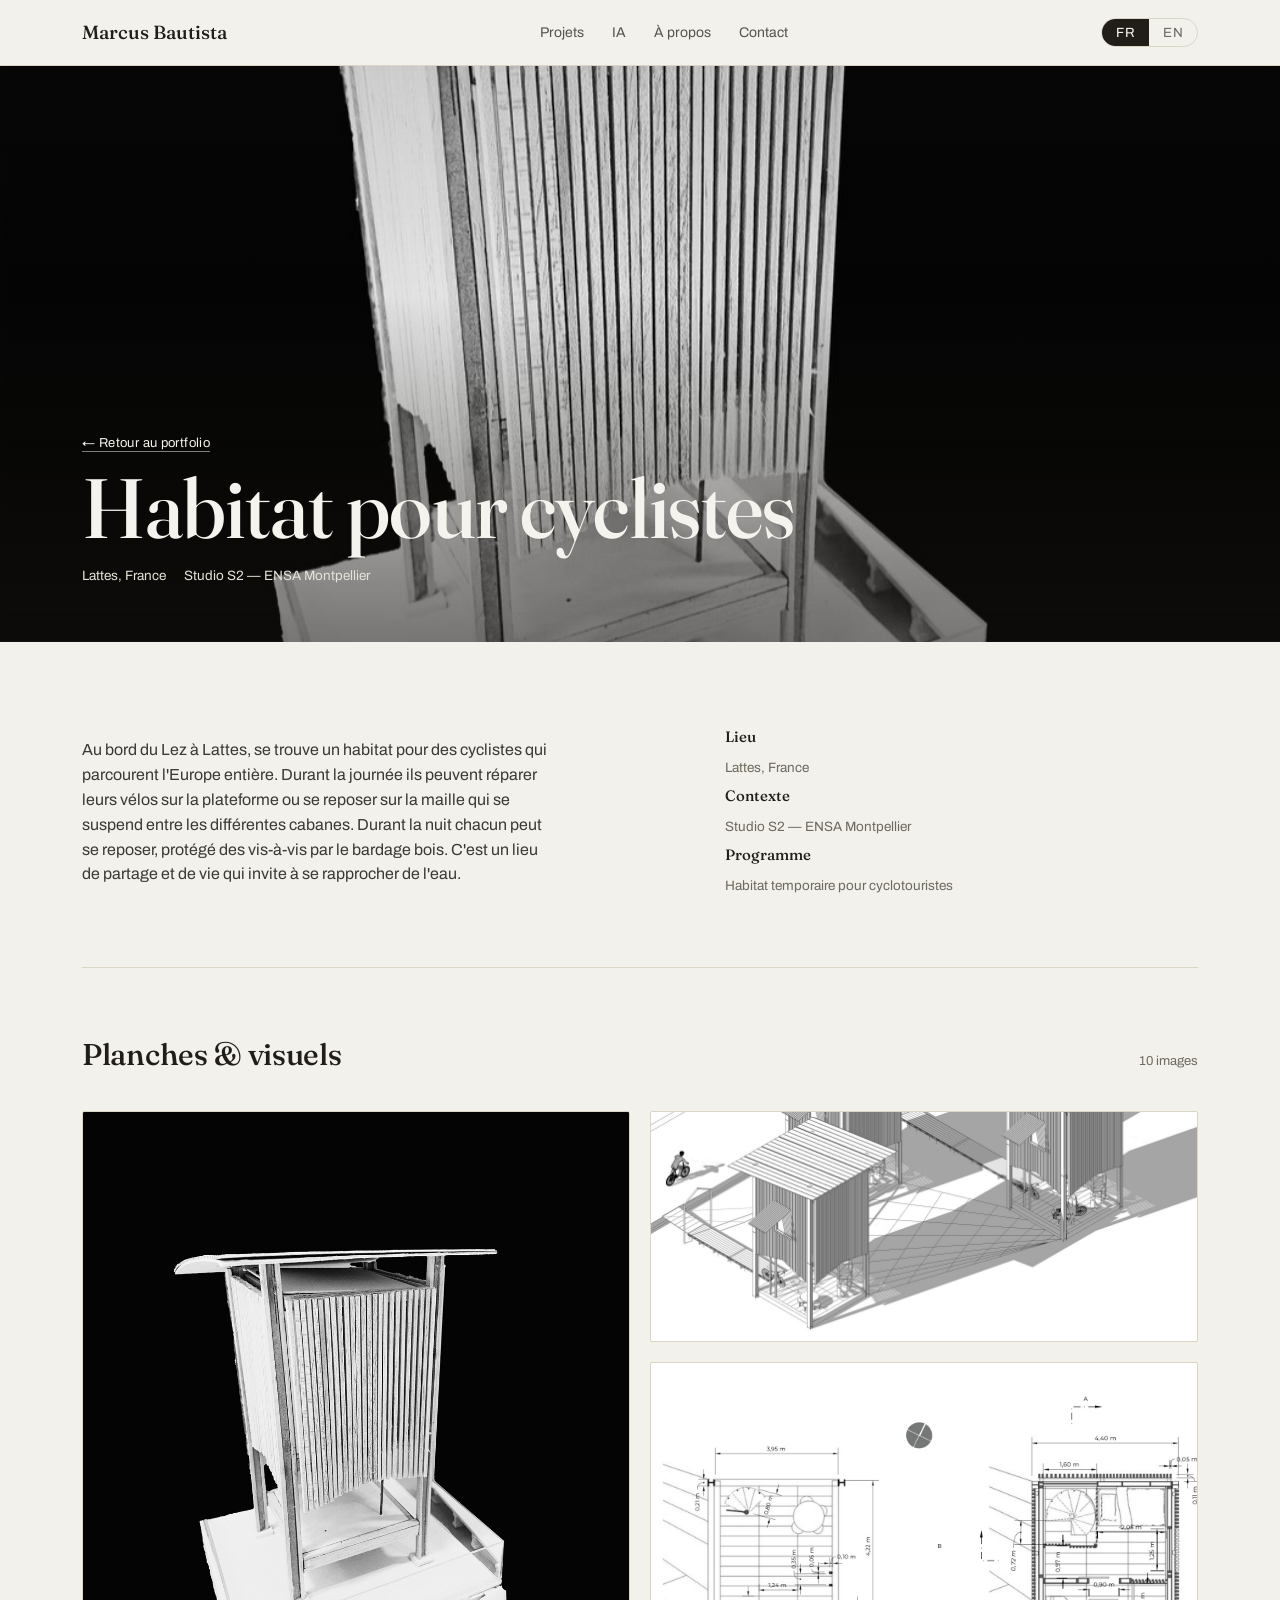
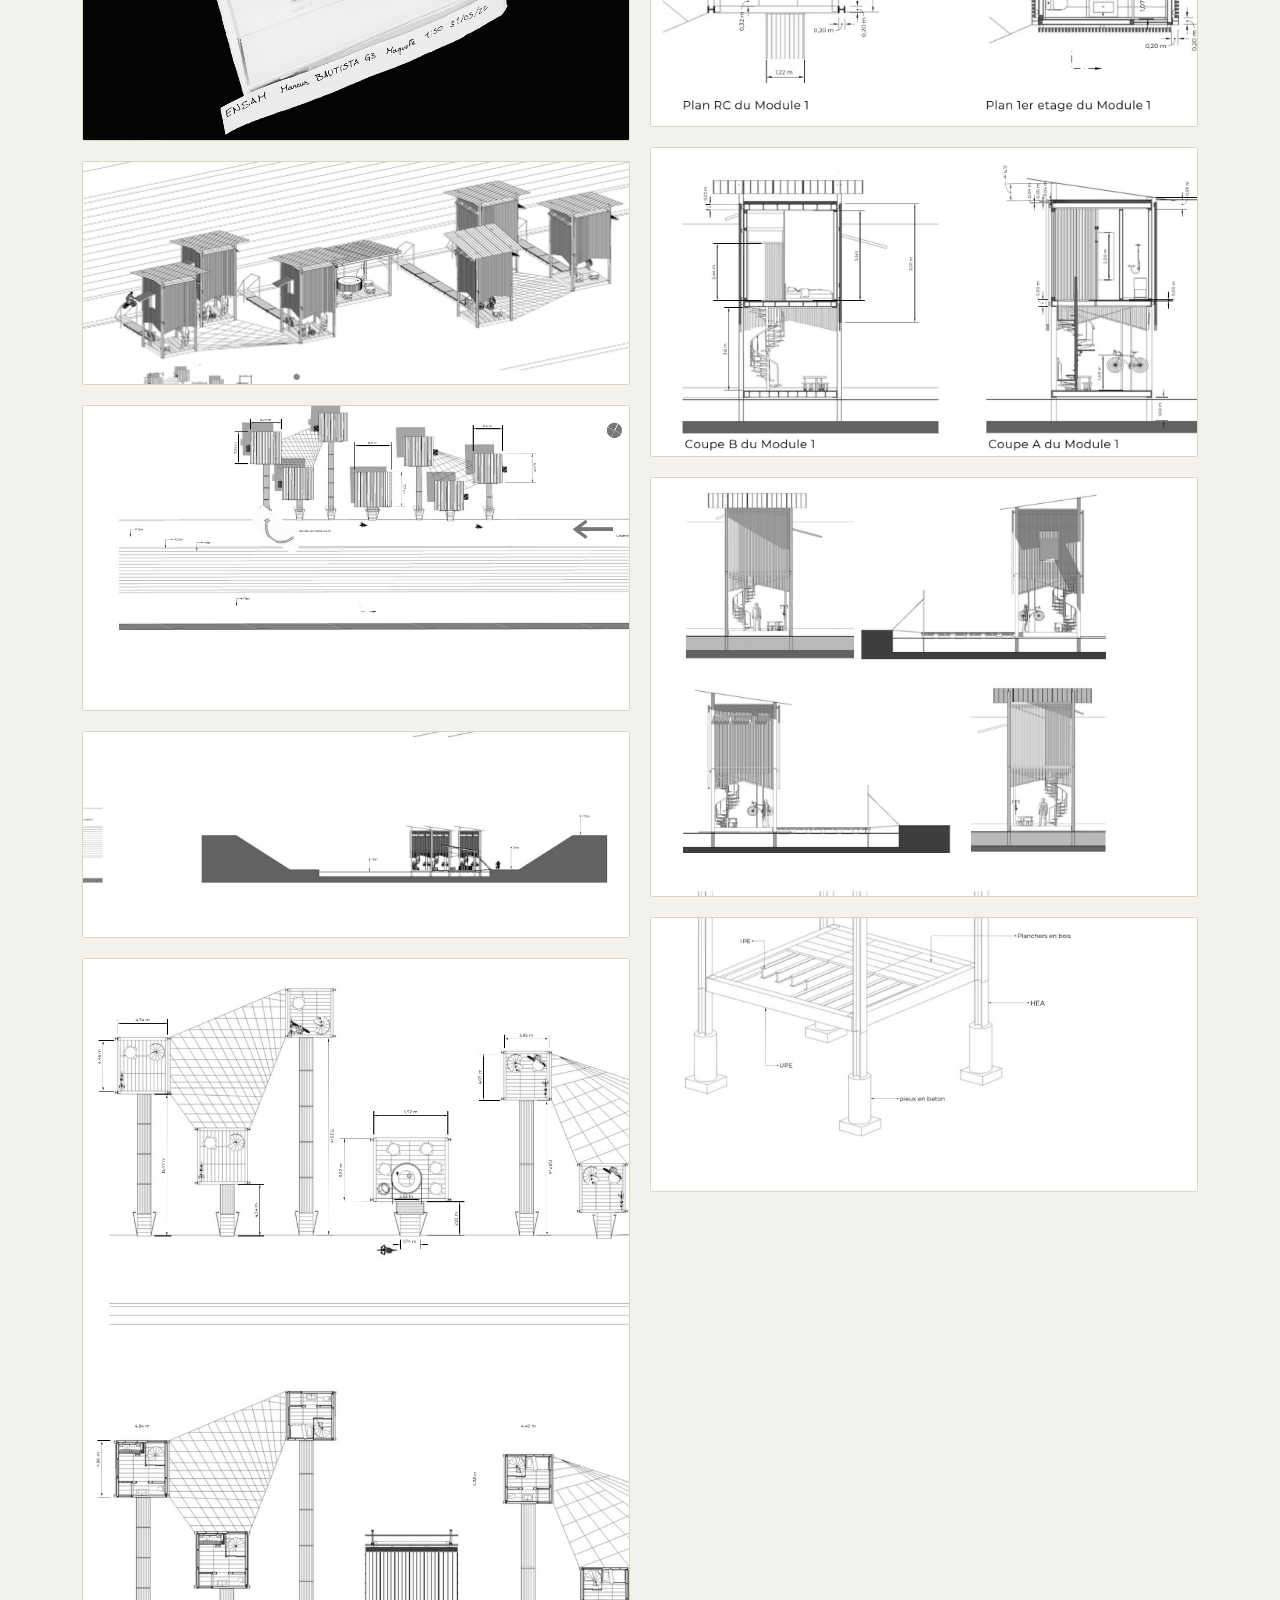
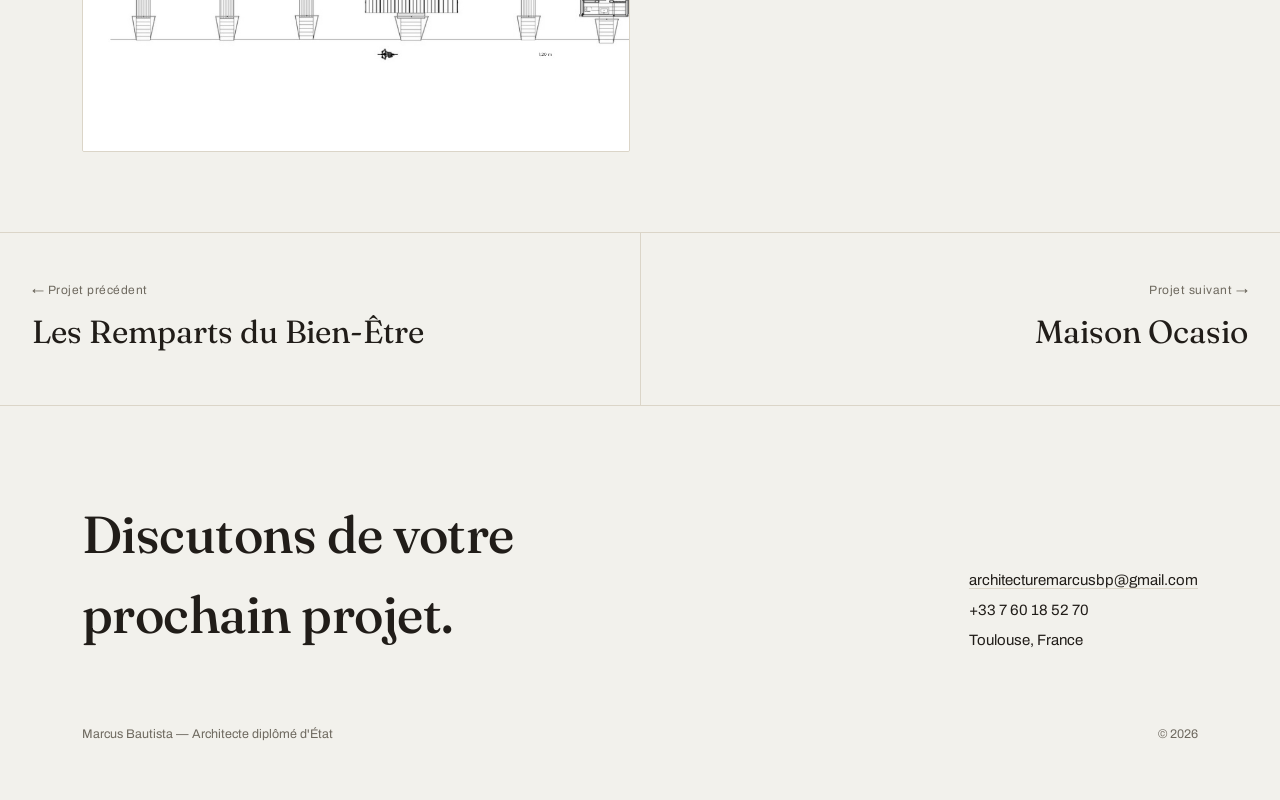
<file: proyectos/habitat.html>
<!DOCTYPE html>
<html lang="fr">
<head>
<meta charset="UTF-8">
<meta name="viewport" content="width=device-width, initial-scale=1.0">
<title>Habitat pour cyclistes — Marcus Bautista</title>
<meta name="description" content="Habitat pour cyclistes — Lattes, France — Marcus Bautista, portfolio d'architecture.">
<link rel="preconnect" href="https://fonts.googleapis.com">
<link rel="preconnect" href="https://fonts.gstatic.com" crossorigin>
<link href="https://fonts.googleapis.com/css2?family=Fraunces:ital,opsz,wght@0,9..144,300;0,9..144,400;0,9..144,500;0,9..144,600;1,9..144,400;1,9..144,500&family=Archivo:wght@400;500;600&display=swap" rel="stylesheet">
<link rel="stylesheet" href="../assets/css/style.css">
</head>
<body data-lang="fr">

<header class="site">
  <div class="wrap">
    <a href="../index.html" class="brand">Marcus Bautista</a>
    <nav class="main">
      <a href="../index.html#projets"><span class="fr">Projets</span><span class="en">Work</span></a>
      <a href="../index.html#ia"><span class="fr">IA</span><span class="en">AI</span></a>
      <a href="../index.html#about"><span class="fr">À propos</span><span class="en">About</span></a>
      <a href="../index.html#contact">Contact</a>
    </nav>
    <div class="langswitch">
      <button data-setlang="fr" class="active">FR</button>
      <button data-setlang="en">EN</button>
    </div>
  </div>
</header>

<section class="hero sub" id="top">
  <img src="../assets/site/habitat.jpg" alt="Habitat pour cyclistes">
  <div class="scrim"></div>
  <div class="content">
    <div class="breadcrumb"><a href="../index.html#projets">&larr; <span class="fr">Retour au portfolio</span><span class="en">Back to portfolio</span></a></div>
    <h1><span class="fr">Habitat pour cyclistes</span><span class="en">Cyclists' Habitat</span></h1>
    <div class="tag-row">
      <span>Lattes, France</span>
      <span><span class="fr">Studio S2 — ENSA Montpellier</span><span class="en">Studio S2 — ENSA Montpellier</span></span>
    </div>
  </div>
</section>

<section class="project-body">
  <div class="wrap">
    <div class="project-lead reveal">
      <div class="text">
        <p class="fr">Au bord du Lez à Lattes, se trouve un habitat pour des cyclistes qui parcourent l'Europe entière. Durant la journée ils peuvent réparer leurs vélos sur la plateforme ou se reposer sur la maille qui se suspend entre les différentes cabanes. Durant la nuit chacun peut se reposer, protégé des vis-à-vis par le bardage bois. C'est un lieu de partage et de vie qui invite à se rapprocher de l'eau.</p>
        <p class="en">On the banks of the Lez in Lattes stands a habitat for cyclists travelling across Europe. During the day, they can repair their bikes on the platform or rest on the mesh suspended between the different cabins. At night, everyone can rest out of sight thanks to the wooden cladding. It is a place of sharing and life that invites you to get closer to the water.</p>
      </div>
      <div class="facts">
      <div><strong><span class="fr">Lieu</span><span class="en">Location</span></strong><span class="fr">Lattes, France</span><span class="en">Lattes, France</span></div>
      <div><strong><span class="fr">Contexte</span><span class="en">Context</span></strong><span class="fr">Studio S2 — ENSA Montpellier</span><span class="en">Studio S2 — ENSA Montpellier</span></div>
      <div><strong><span class="fr">Programme</span><span class="en">Programme</span></strong><span class="fr">Habitat temporaire pour cyclotouristes</span><span class="en">Temporary habitat for touring cyclists</span></div>
      </div>
    </div>

    <div class="gallery-head reveal">
      <h2><span class="fr">Planches &amp; visuels</span><span class="en">Sheets &amp; visuals</span></h2>
      <div class="count">10 <span class="fr">images</span><span class="en">images</span></div>
    </div>
    <div class="gallery-grid">
      <figure class="reveal"><img src="../assets/proyectos/habitat/habitat-01.jpg" alt="habitat — Photographie de maquette" data-full="../assets/proyectos/habitat/habitat-01.jpg" loading="lazy"></figure>
      <figure class="reveal"><img src="../assets/proyectos/habitat/habitat-02.jpg" alt="habitat — Vue axonométrique d'ensemble" data-full="../assets/proyectos/habitat/habitat-02.jpg" loading="lazy"></figure>
      <figure class="reveal"><img src="../assets/proyectos/habitat/habitat-03.jpg" alt="habitat — Étude de site et gabarits" data-full="../assets/proyectos/habitat/habitat-03.jpg" loading="lazy"></figure>
      <figure class="reveal"><img src="../assets/proyectos/habitat/habitat-04.jpg" alt="habitat — Coupe sur site" data-full="../assets/proyectos/habitat/habitat-04.jpg" loading="lazy"></figure>
      <figure class="reveal"><img src="../assets/proyectos/habitat/habitat-05.jpg" alt="habitat — Études des modules — ensoleillement et gabarits" data-full="../assets/proyectos/habitat/habitat-05.jpg" loading="lazy"></figure>
      <figure class="reveal"><img src="../assets/proyectos/habitat/habitat-06.jpg" alt="habitat — Vue axonométrique détaillée d'un module" data-full="../assets/proyectos/habitat/habitat-06.jpg" loading="lazy"></figure>
      <figure class="reveal"><img src="../assets/proyectos/habitat/habitat-07.jpg" alt="habitat — Plans du Module 1 — RDC et R+1" data-full="../assets/proyectos/habitat/habitat-07.jpg" loading="lazy"></figure>
      <figure class="reveal"><img src="../assets/proyectos/habitat/habitat-08.jpg" alt="habitat — Coupes du Module 1 — B et A" data-full="../assets/proyectos/habitat/habitat-08.jpg" loading="lazy"></figure>
      <figure class="reveal"><img src="../assets/proyectos/habitat/habitat-09.jpg" alt="habitat — Coupes perspectives — variantes du module" data-full="../assets/proyectos/habitat/habitat-09.jpg" loading="lazy"></figure>
      <figure class="reveal"><img src="../assets/proyectos/habitat/habitat-10.jpg" alt="habitat — Détail structurel — plancher sur pieux" data-full="../assets/proyectos/habitat/habitat-10.jpg" loading="lazy"></figure>
    </div>
  </div>
</section>

<div class="project-nav">
  <a class="prev" href="remparts.html">
    <div class="eyebrow">&larr; <span class="fr">Projet précédent</span><span class="en">Previous project</span></div>
    <div class="name"><span class="fr">Les Remparts du Bien-Être</span><span class="en">The Ramparts of Well-Being</span></div>
  </a>
  <a class="next" href="ocasio.html">
    <div class="eyebrow"><span class="fr">Projet suivant</span><span class="en">Next project</span> &rarr;</div>
    <div class="name">Maison Ocasio</div>
  </a>
</div>

<footer class="site" id="contact">
  <div class="wrap">
    <div class="row reveal">
      <h2><span class="fr">Discutons de votre prochain projet.</span><span class="en">Let's talk about your next project.</span></h2>
      <div class="contact-block">
        <div><a href="mailto:architecturemarcusbp@gmail.com">architecturemarcusbp@gmail.com</a></div>
        <div>+33 7 60 18 52 70</div>
        <div>Toulouse, France</div>
      </div>
    </div>
    <div class="bottom">
      <span>Marcus Bautista — <span class="fr">Architecte diplômé d'État</span><span class="en">Licensed Architect</span></span>
      <span>© 2026</span>
    </div>
  </div>
</footer>

<script src="../assets/js/main.js"></script>
</body>
</html>
</file>
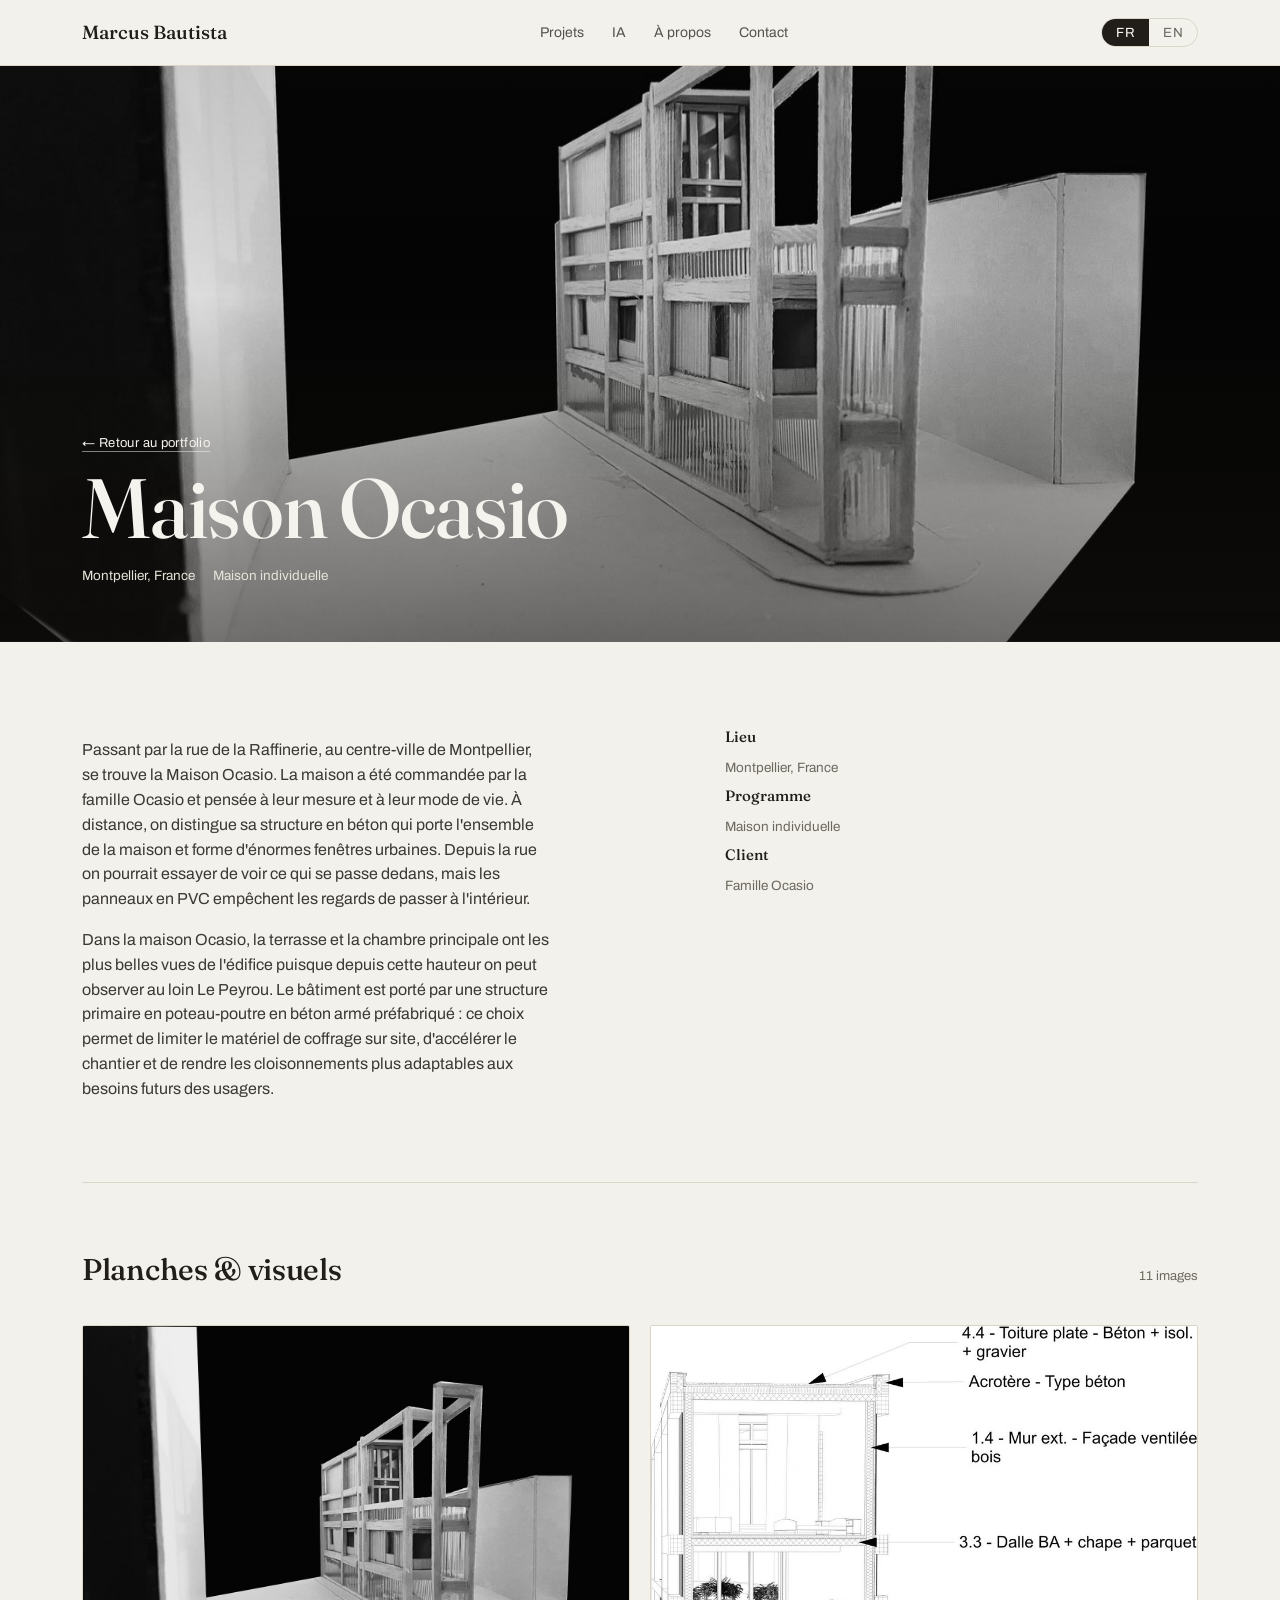
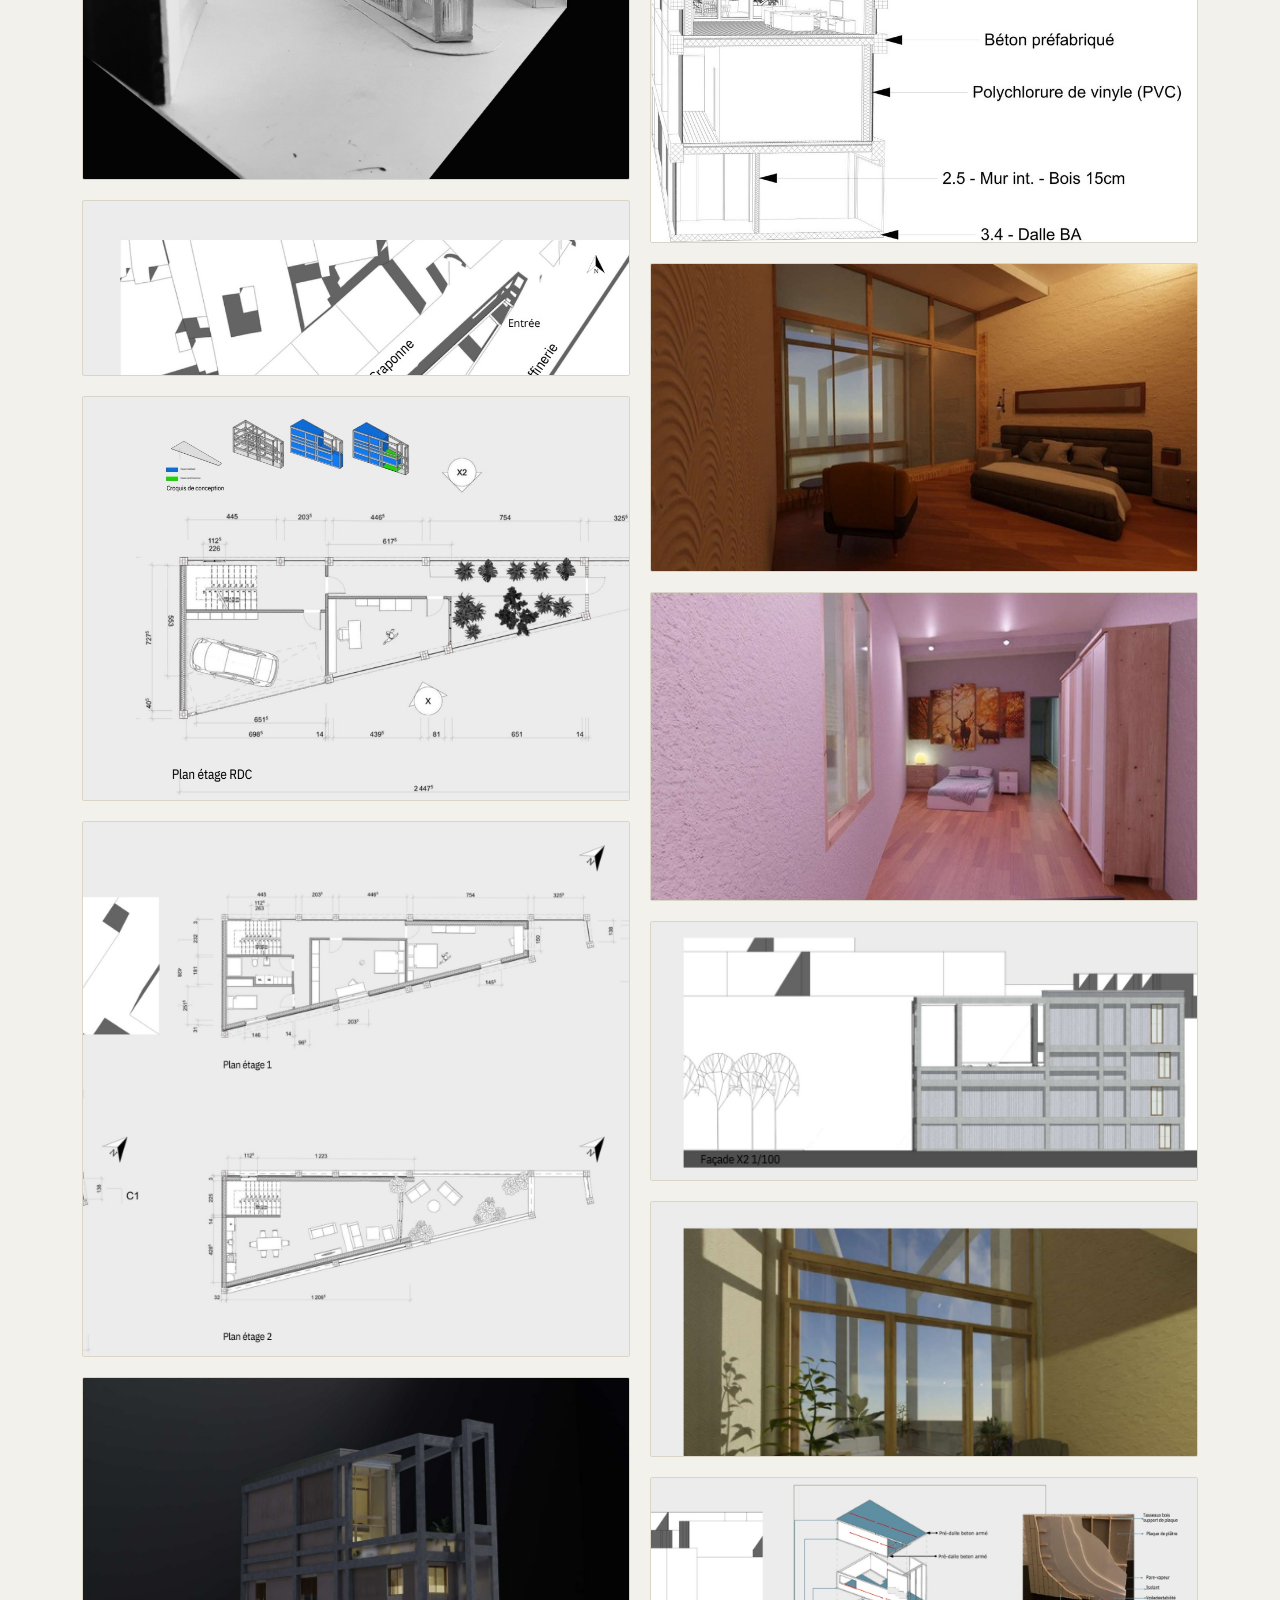
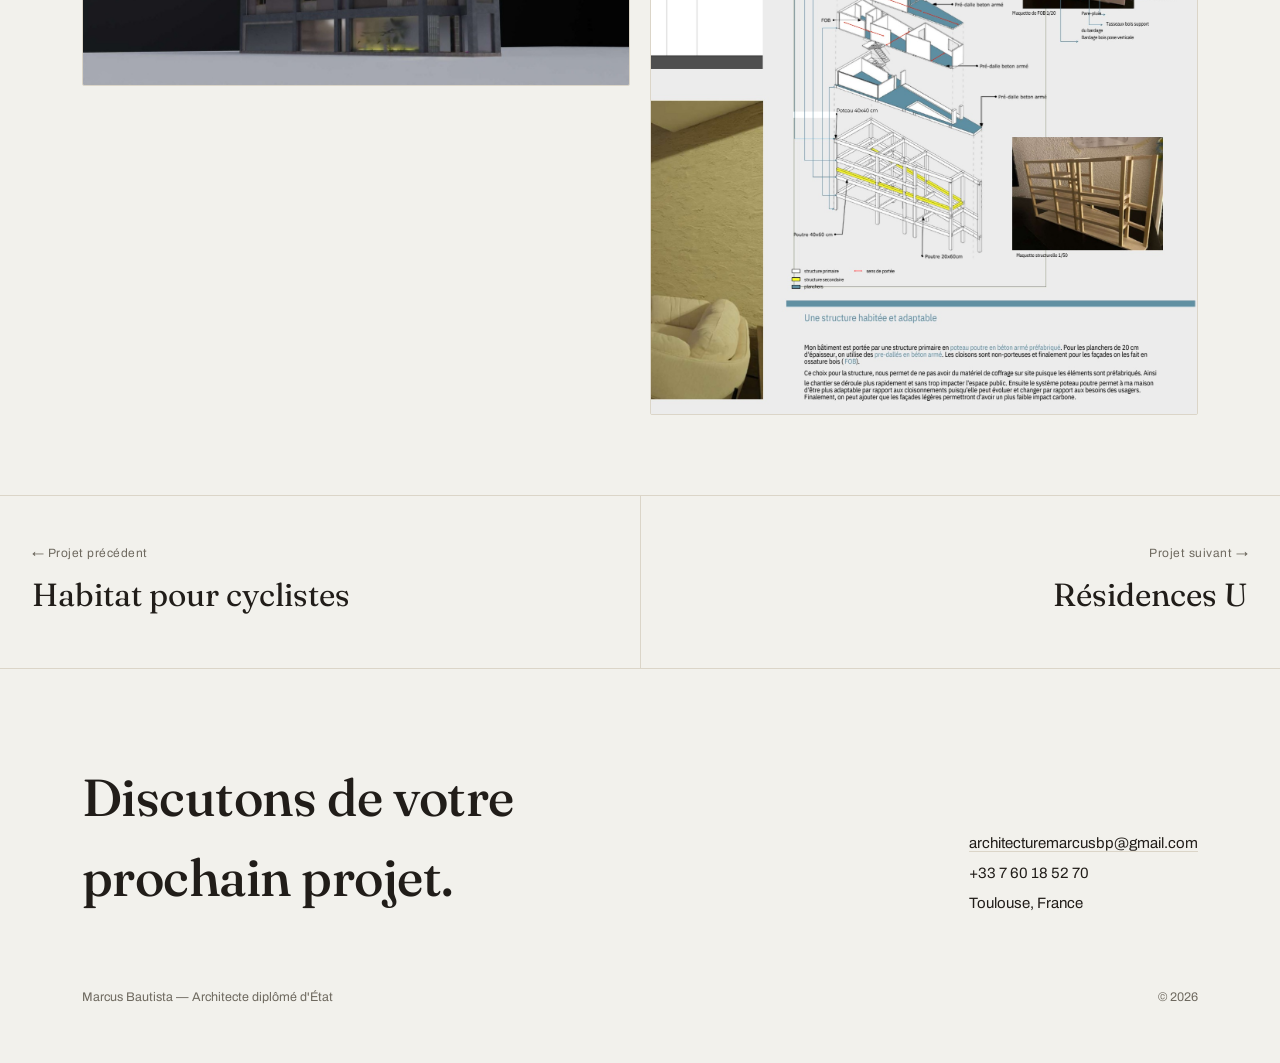
<file: proyectos/ocasio.html>
<!DOCTYPE html>
<html lang="fr">
<head>
<meta charset="UTF-8">
<meta name="viewport" content="width=device-width, initial-scale=1.0">
<title>Maison Ocasio — Marcus Bautista</title>
<meta name="description" content="Maison Ocasio — Montpellier, France — Marcus Bautista, portfolio d'architecture.">
<link rel="preconnect" href="https://fonts.googleapis.com">
<link rel="preconnect" href="https://fonts.gstatic.com" crossorigin>
<link href="https://fonts.googleapis.com/css2?family=Fraunces:ital,opsz,wght@0,9..144,300;0,9..144,400;0,9..144,500;0,9..144,600;1,9..144,400;1,9..144,500&family=Archivo:wght@400;500;600&display=swap" rel="stylesheet">
<link rel="stylesheet" href="../assets/css/style.css">
</head>
<body data-lang="fr">

<header class="site">
  <div class="wrap">
    <a href="../index.html" class="brand">Marcus Bautista</a>
    <nav class="main">
      <a href="../index.html#projets"><span class="fr">Projets</span><span class="en">Work</span></a>
      <a href="../index.html#ia"><span class="fr">IA</span><span class="en">AI</span></a>
      <a href="../index.html#about"><span class="fr">À propos</span><span class="en">About</span></a>
      <a href="../index.html#contact">Contact</a>
    </nav>
    <div class="langswitch">
      <button data-setlang="fr" class="active">FR</button>
      <button data-setlang="en">EN</button>
    </div>
  </div>
</header>

<section class="hero sub" id="top">
  <img src="../assets/site/ocasio.jpg" alt="Maison Ocasio">
  <div class="scrim"></div>
  <div class="content">
    <div class="breadcrumb"><a href="../index.html#projets">&larr; <span class="fr">Retour au portfolio</span><span class="en">Back to portfolio</span></a></div>
    <h1><span class="fr">Maison Ocasio</span><span class="en">Maison Ocasio</span></h1>
    <div class="tag-row">
      <span>Montpellier, France</span>
      <span><span class="fr">Maison individuelle</span><span class="en">Private house</span></span>
    </div>
  </div>
</section>

<section class="project-body">
  <div class="wrap">
    <div class="project-lead reveal">
      <div class="text">
        <p class="fr">Passant par la rue de la Raffinerie, au centre-ville de Montpellier, se trouve la Maison Ocasio. La maison a été commandée par la famille Ocasio et pensée à leur mesure et à leur mode de vie. À distance, on distingue sa structure en béton qui porte l'ensemble de la maison et forme d'énormes fenêtres urbaines. Depuis la rue on pourrait essayer de voir ce qui se passe dedans, mais les panneaux en PVC empêchent les regards de passer à l'intérieur.</p>
        <p class="fr">Dans la maison Ocasio, la terrasse et la chambre principale ont les plus belles vues de l'édifice puisque depuis cette hauteur on peut observer au loin Le Peyrou. Le bâtiment est porté par une structure primaire en poteau-poutre en béton armé préfabriqué : ce choix permet de limiter le matériel de coffrage sur site, d'accélérer le chantier et de rendre les cloisonnements plus adaptables aux besoins futurs des usagers.</p>
        <p class="en">Passing through Rue de la Raffinerie, in the city centre of Montpellier, you find Maison Ocasio. The house was commissioned by the Ocasio family and designed to suit their lifestyle. From a distance you can see its concrete structure, which supports the entire house and forms enormous urban windows. From the street you might try to see what's going on inside, but PVC panels prevent your eyes from passing through.</p>
        <p class="en">In Maison Ocasio, the terrace and master bedroom have the building's best views — from this height you can observe Le Peyrou in the distance. The building is carried by a primary prefabricated reinforced-concrete post-and-beam structure: this choice limits on-site formwork, speeds up construction, and makes the partition layout more adaptable to residents' future needs.</p>
      </div>
      <div class="facts">
      <div><strong><span class="fr">Lieu</span><span class="en">Location</span></strong><span class="fr">Montpellier, France</span><span class="en">Montpellier, France</span></div>
      <div><strong><span class="fr">Programme</span><span class="en">Programme</span></strong><span class="fr">Maison individuelle</span><span class="en">Private house</span></div>
      <div><strong><span class="fr">Client</span><span class="en">Client</span></strong><span class="fr">Famille Ocasio</span><span class="en">The Ocasio family</span></div>
      </div>
    </div>

    <div class="gallery-head reveal">
      <h2><span class="fr">Planches &amp; visuels</span><span class="en">Sheets &amp; visuals</span></h2>
      <div class="count">11 <span class="fr">images</span><span class="en">images</span></div>
    </div>
    <div class="gallery-grid">
      <figure class="reveal"><img src="../assets/proyectos/ocasio/ocasio-01.jpg" alt="ocasio — Photographie de maquette" data-full="../assets/proyectos/ocasio/ocasio-01.jpg" loading="lazy"></figure>
      <figure class="reveal"><img src="../assets/proyectos/ocasio/ocasio-02.jpg" alt="ocasio — Plan de situation — Rue de la Raffinerie" data-full="../assets/proyectos/ocasio/ocasio-02.jpg" loading="lazy"></figure>
      <figure class="reveal"><img src="../assets/proyectos/ocasio/ocasio-03.jpg" alt="ocasio — Croquis de conception, plan RDC et plans d'étage" data-full="../assets/proyectos/ocasio/ocasio-03.jpg" loading="lazy"></figure>
      <figure class="reveal"><img src="../assets/proyectos/ocasio/ocasio-04.jpg" alt="ocasio — Plans d'étage 1 et 2" data-full="../assets/proyectos/ocasio/ocasio-04.jpg" loading="lazy"></figure>
      <figure class="reveal"><img src="../assets/proyectos/ocasio/ocasio-05.jpg" alt="ocasio — Rendu extérieur — vue de nuit" data-full="../assets/proyectos/ocasio/ocasio-05.jpg" loading="lazy"></figure>
      <figure class="reveal"><img src="../assets/proyectos/ocasio/ocasio-06.jpg" alt="ocasio — Coupe en perspective et matériaux" data-full="../assets/proyectos/ocasio/ocasio-06.jpg" loading="lazy"></figure>
      <figure class="reveal"><img src="../assets/proyectos/ocasio/ocasio-07.jpg" alt="ocasio — Rendu intérieur — chambre" data-full="../assets/proyectos/ocasio/ocasio-07.jpg" loading="lazy"></figure>
      <figure class="reveal"><img src="../assets/proyectos/ocasio/ocasio-08.jpg" alt="ocasio — Rendu intérieur — chambre, variante" data-full="../assets/proyectos/ocasio/ocasio-08.jpg" loading="lazy"></figure>
      <figure class="reveal"><img src="../assets/proyectos/ocasio/ocasio-09.jpg" alt="ocasio — Façade X2 1/100" data-full="../assets/proyectos/ocasio/ocasio-09.jpg" loading="lazy"></figure>
      <figure class="reveal"><img src="../assets/proyectos/ocasio/ocasio-10.jpg" alt="ocasio — Rendu intérieur — séjour" data-full="../assets/proyectos/ocasio/ocasio-10.jpg" loading="lazy"></figure>
      <figure class="reveal"><img src="../assets/proyectos/ocasio/ocasio-11.jpg" alt="ocasio — Axonométrie structurelle éclatée, détail de façade et maquettes" data-full="../assets/proyectos/ocasio/ocasio-11.jpg" loading="lazy"></figure>
    </div>
  </div>
</section>

<div class="project-nav">
  <a class="prev" href="habitat.html">
    <div class="eyebrow">&larr; <span class="fr">Projet précédent</span><span class="en">Previous project</span></div>
    <div class="name">Habitat pour cyclistes</div>
  </a>
  <a class="next" href="residences.html">
    <div class="eyebrow"><span class="fr">Projet suivant</span><span class="en">Next project</span> &rarr;</div>
    <div class="name">Résidences U</div>
  </a>
</div>

<footer class="site" id="contact">
  <div class="wrap">
    <div class="row reveal">
      <h2><span class="fr">Discutons de votre prochain projet.</span><span class="en">Let's talk about your next project.</span></h2>
      <div class="contact-block">
        <div><a href="mailto:architecturemarcusbp@gmail.com">architecturemarcusbp@gmail.com</a></div>
        <div>+33 7 60 18 52 70</div>
        <div>Toulouse, France</div>
      </div>
    </div>
    <div class="bottom">
      <span>Marcus Bautista — <span class="fr">Architecte diplômé d'État</span><span class="en">Licensed Architect</span></span>
      <span>© 2026</span>
    </div>
  </div>
</footer>

<script src="../assets/js/main.js"></script>
</body>
</html>
</file>
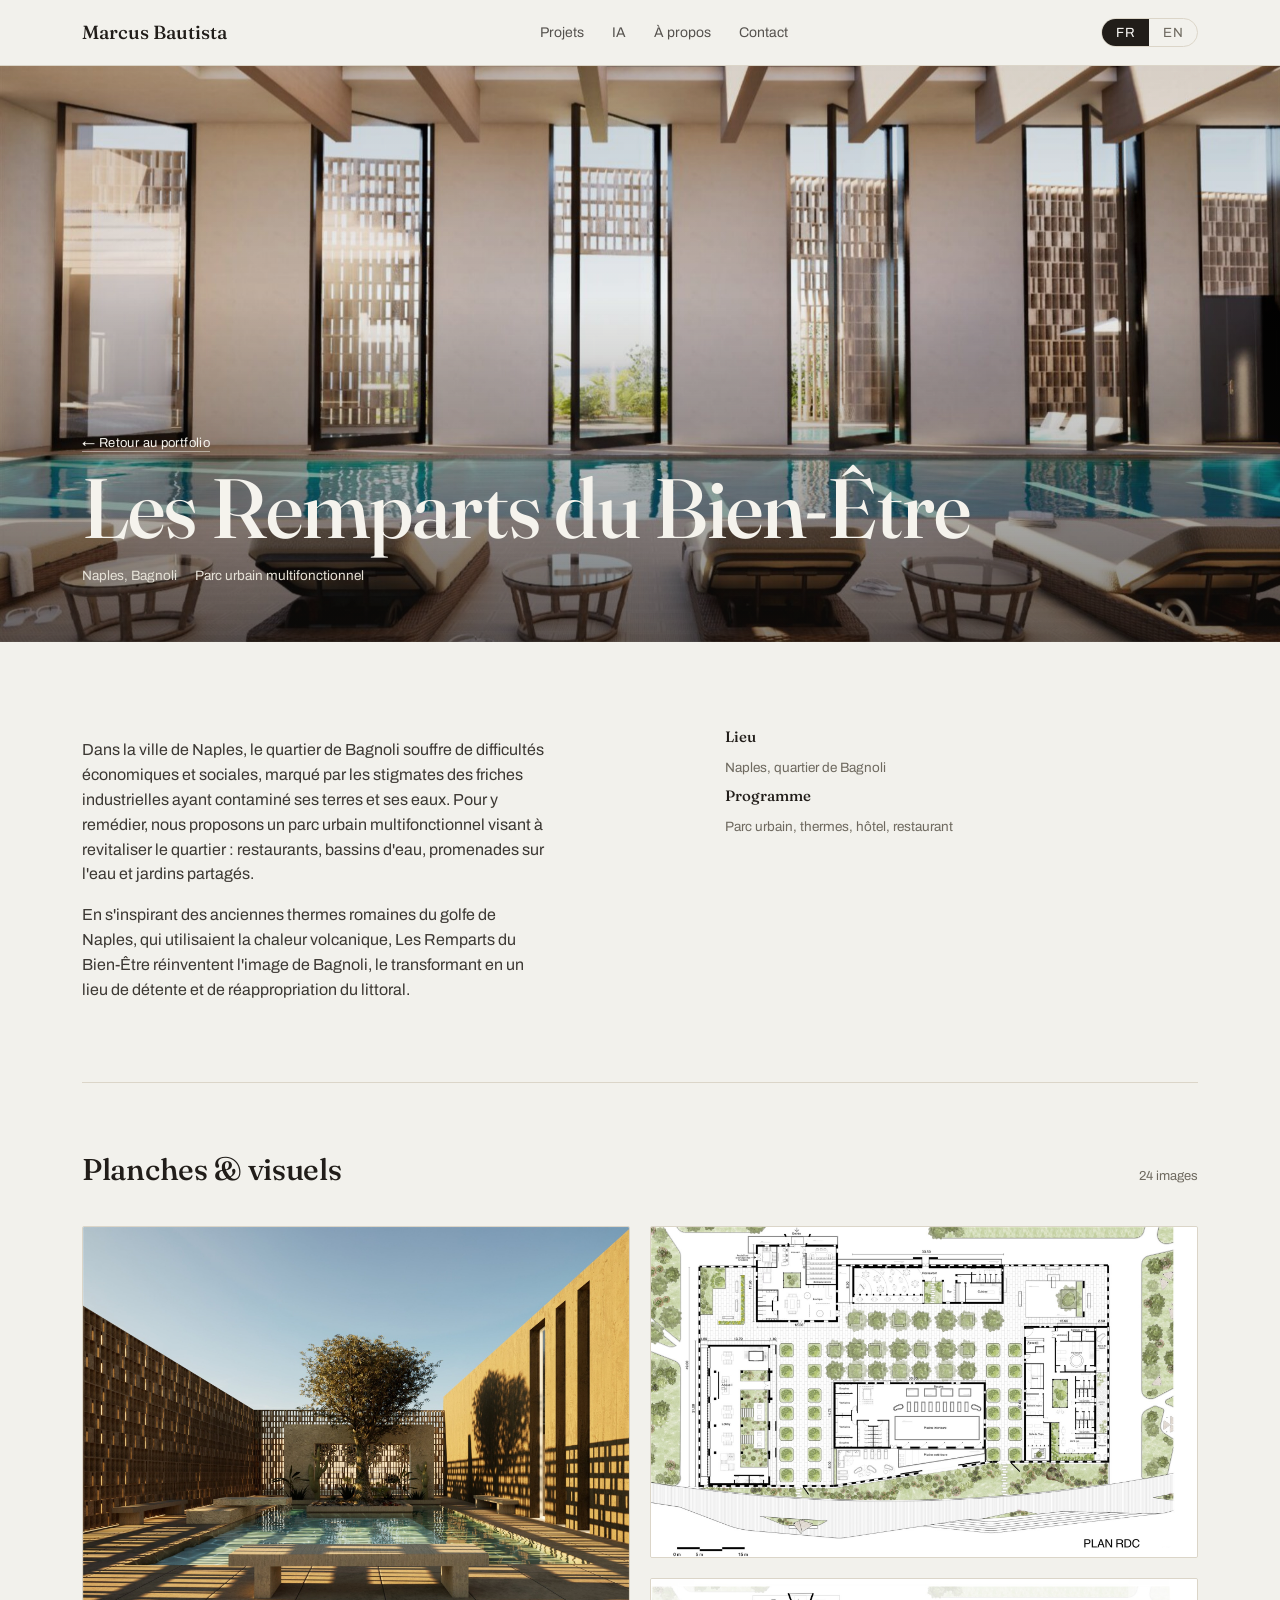
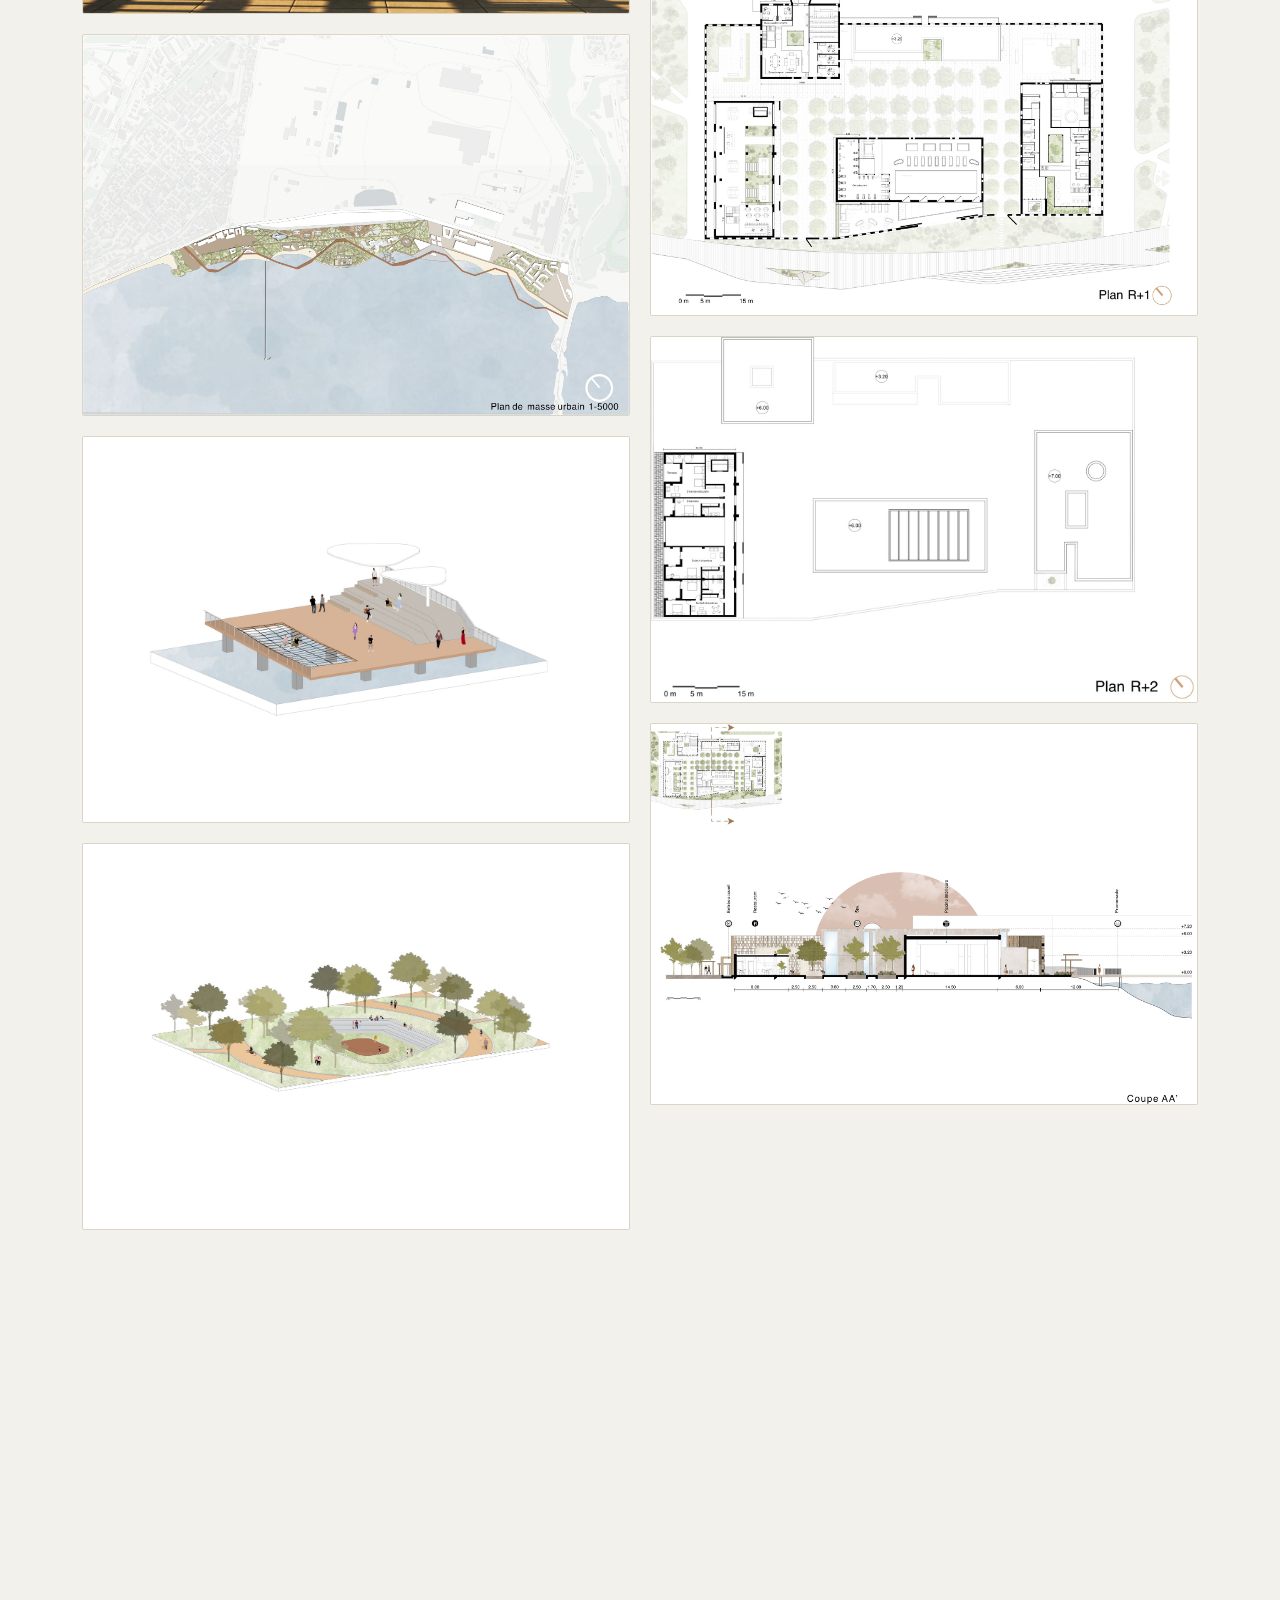
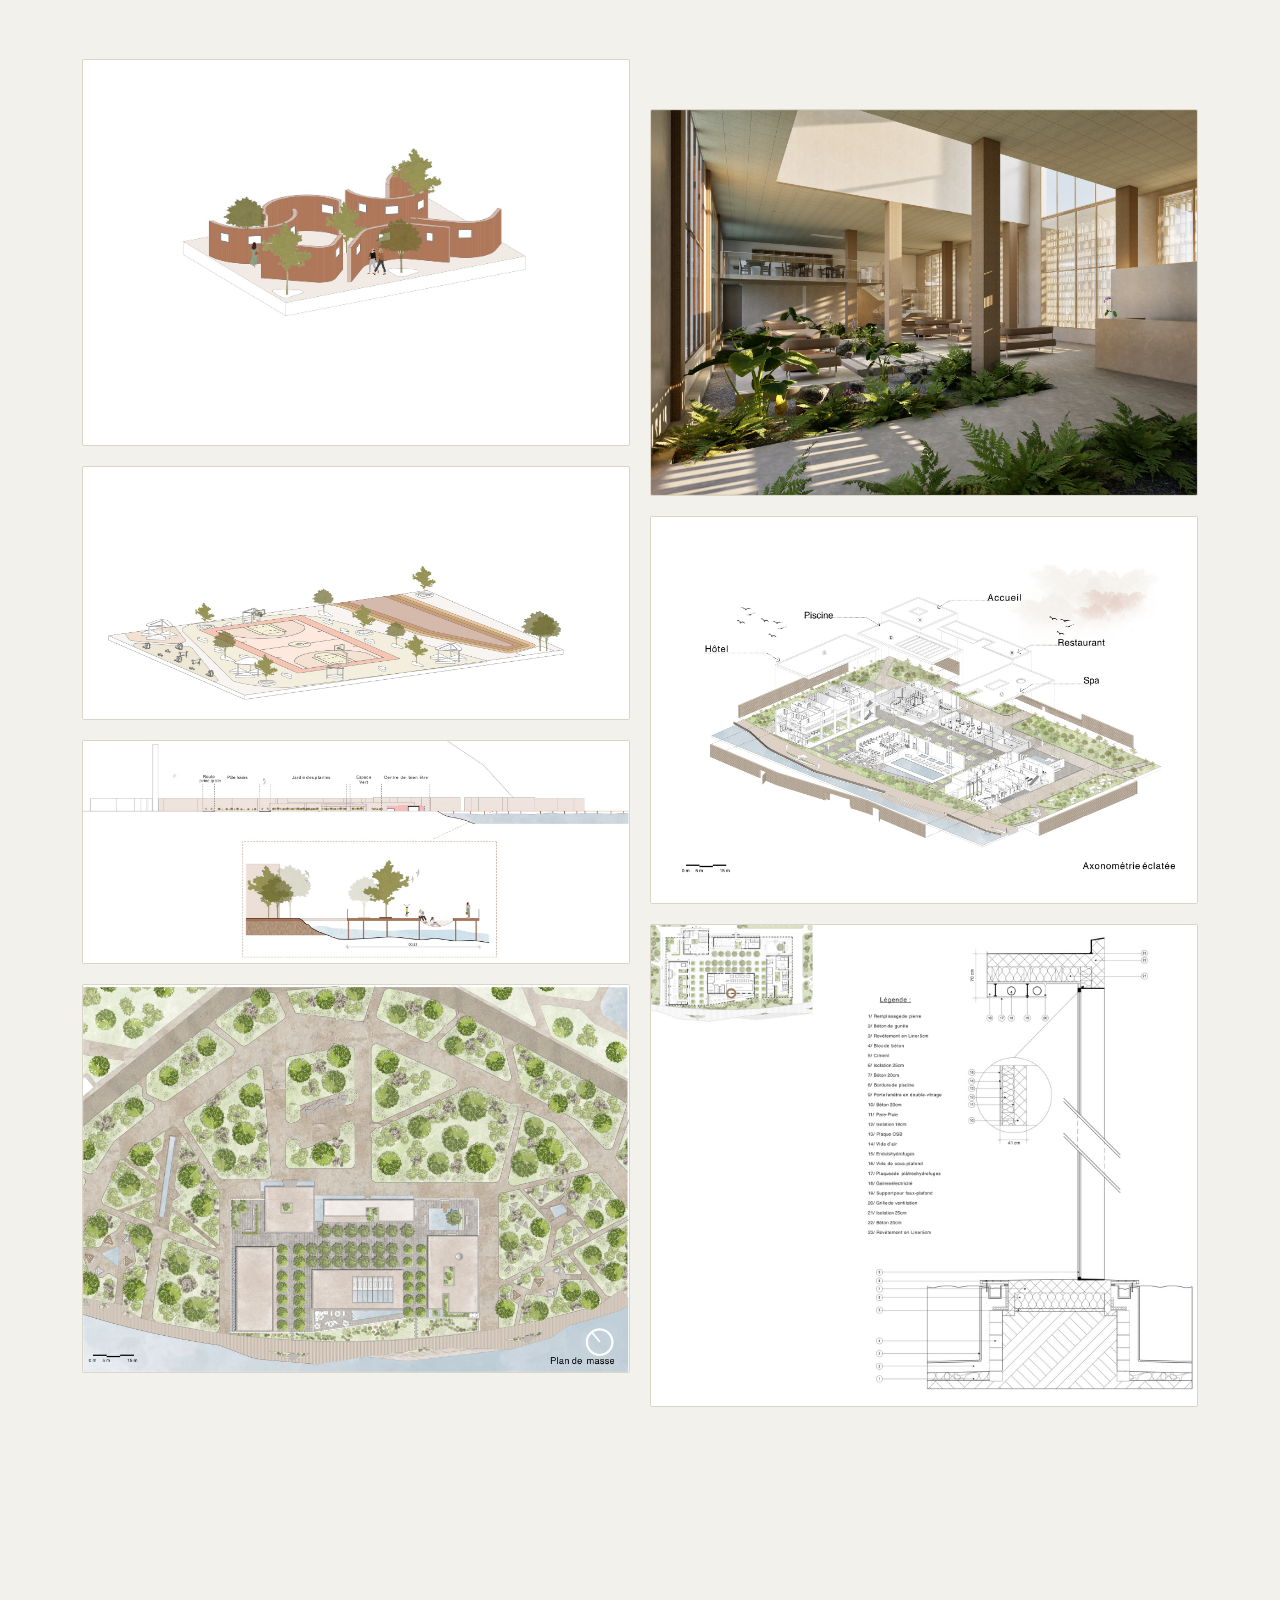
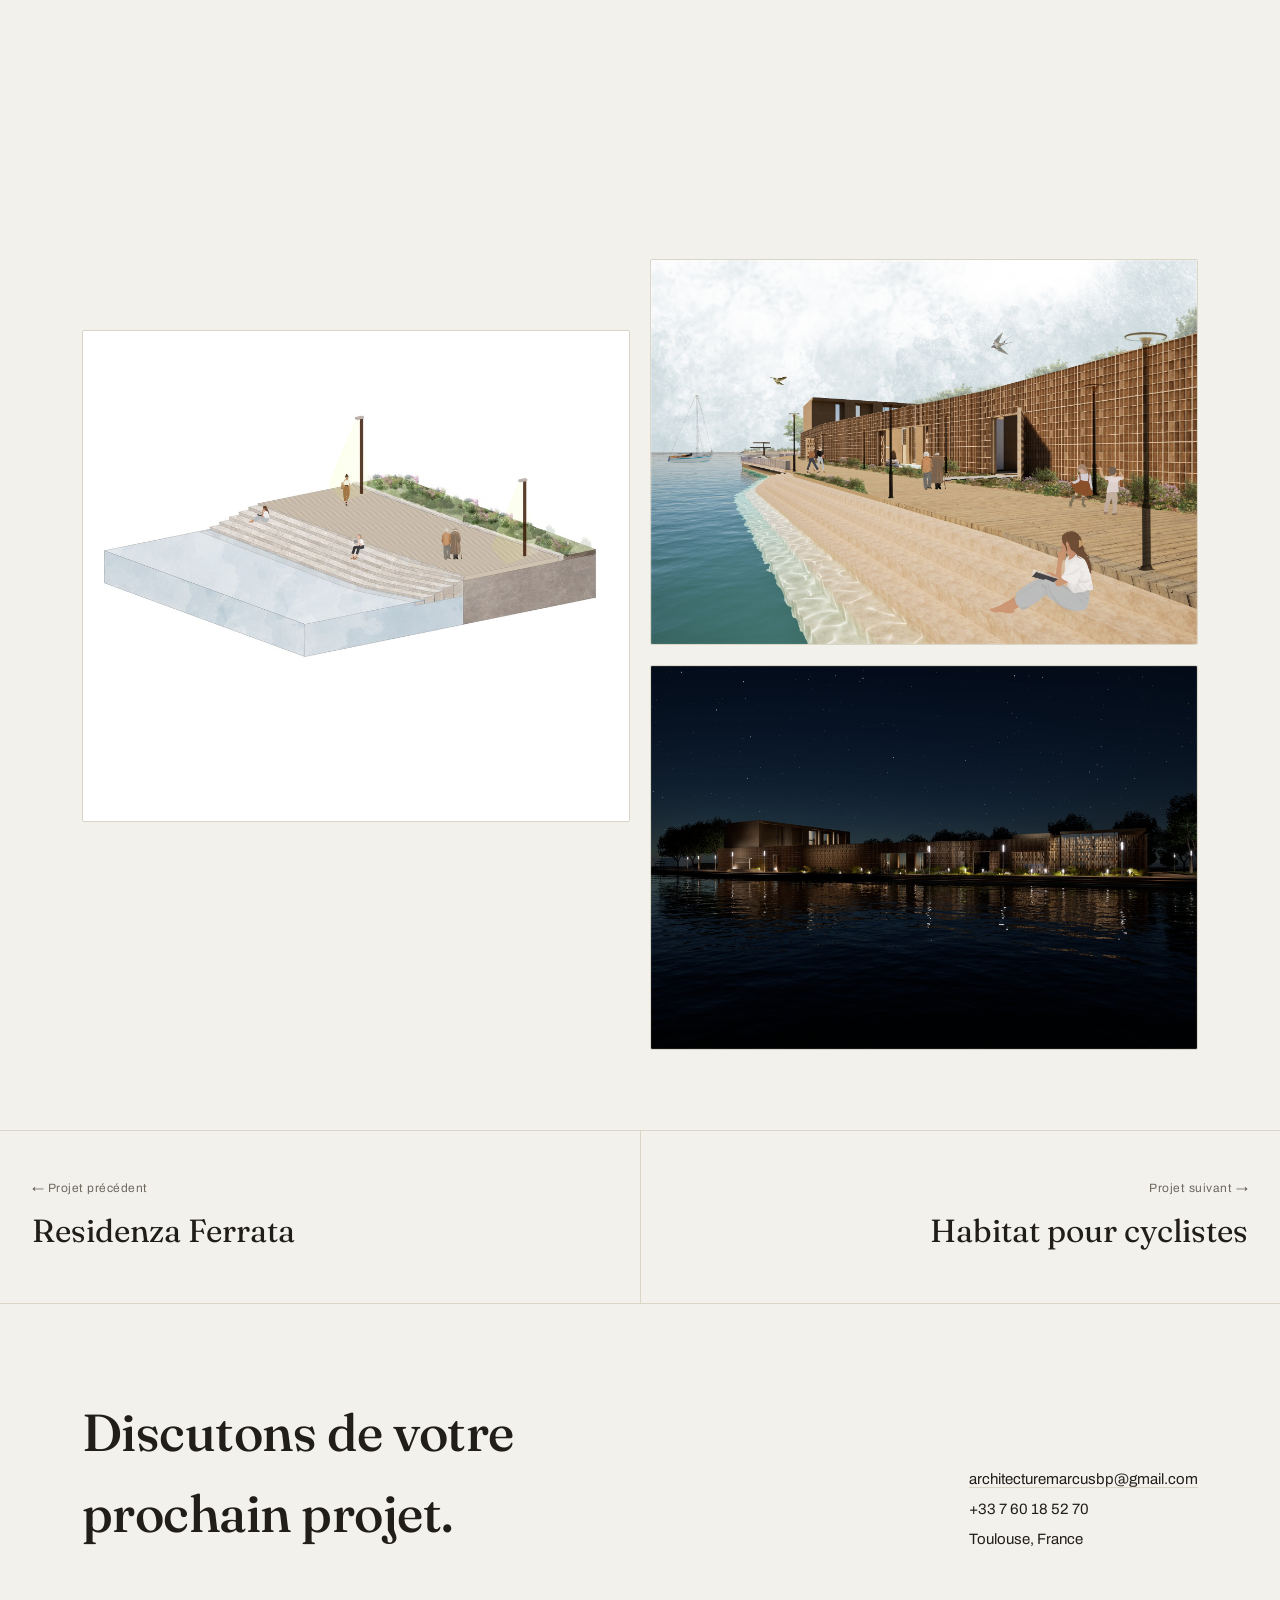
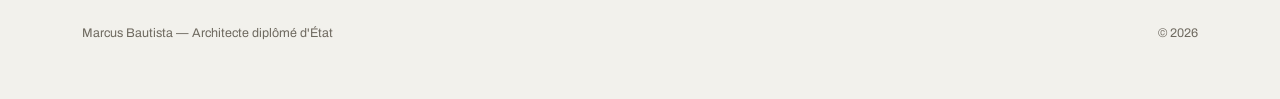
<file: proyectos/remparts.html>
<!DOCTYPE html>
<html lang="fr">
<head>
<meta charset="UTF-8">
<meta name="viewport" content="width=device-width, initial-scale=1.0">
<title>Les Remparts du Bien-Être — Marcus Bautista</title>
<meta name="description" content="Les Remparts du Bien-Être — Naples, Bagnoli — Marcus Bautista, portfolio d'architecture.">
<link rel="preconnect" href="https://fonts.googleapis.com">
<link rel="preconnect" href="https://fonts.gstatic.com" crossorigin>
<link href="https://fonts.googleapis.com/css2?family=Fraunces:ital,opsz,wght@0,9..144,300;0,9..144,400;0,9..144,500;0,9..144,600;1,9..144,400;1,9..144,500&family=Archivo:wght@400;500;600&display=swap" rel="stylesheet">
<link rel="stylesheet" href="../assets/css/style.css">
</head>
<body data-lang="fr">

<header class="site">
  <div class="wrap">
    <a href="../index.html" class="brand">Marcus Bautista</a>
    <nav class="main">
      <a href="../index.html#projets"><span class="fr">Projets</span><span class="en">Work</span></a>
      <a href="../index.html#ia"><span class="fr">IA</span><span class="en">AI</span></a>
      <a href="../index.html#about"><span class="fr">À propos</span><span class="en">About</span></a>
      <a href="../index.html#contact">Contact</a>
    </nav>
    <div class="langswitch">
      <button data-setlang="fr" class="active">FR</button>
      <button data-setlang="en">EN</button>
    </div>
  </div>
</header>

<section class="hero sub" id="top">
  <img src="../assets/site/remparts-piscine.jpg" alt="Les Remparts du Bien-Être">
  <div class="scrim"></div>
  <div class="content">
    <div class="breadcrumb"><a href="../index.html#projets">&larr; <span class="fr">Retour au portfolio</span><span class="en">Back to portfolio</span></a></div>
    <h1><span class="fr">Les Remparts du Bien-Être</span><span class="en">The Ramparts of Well-Being</span></h1>
    <div class="tag-row">
      <span>Naples, Bagnoli</span>
      <span><span class="fr">Parc urbain multifonctionnel</span><span class="en">Multifunctional urban park</span></span>
    </div>
  </div>
</section>

<section class="project-body">
  <div class="wrap">
    <div class="project-lead reveal">
      <div class="text">
        <p class="fr">Dans la ville de Naples, le quartier de Bagnoli souffre de difficultés économiques et sociales, marqué par les stigmates des friches industrielles ayant contaminé ses terres et ses eaux. Pour y remédier, nous proposons un parc urbain multifonctionnel visant à revitaliser le quartier : restaurants, bassins d'eau, promenades sur l'eau et jardins partagés.</p>
        <p class="fr">En s'inspirant des anciennes thermes romaines du golfe de Naples, qui utilisaient la chaleur volcanique, Les Remparts du Bien-Être réinventent l'image de Bagnoli, le transformant en un lieu de détente et de réappropriation du littoral.</p>
        <p class="en">In the city of Naples, the Bagnoli district faces economic and social challenges, bearing the scars of industrial wastelands that have contaminated its land and waters. To address this, we propose a multifunctional urban park designed to revitalise the area: restaurants, water basins, floating walkways and shared gardens.</p>
        <p class="en">Inspired by the ancient Roman thermal baths of the Gulf of Naples, which harnessed volcanic heat, The Ramparts of Well-Being reimagine Bagnoli's identity, transforming it into a space for relaxation and reclaiming the coastal landscape.</p>
      </div>
      <div class="facts">
      <div><strong><span class="fr">Lieu</span><span class="en">Location</span></strong><span class="fr">Naples, quartier de Bagnoli</span><span class="en">Naples, Bagnoli district</span></div>
      <div><strong><span class="fr">Programme</span><span class="en">Programme</span></strong><span class="fr">Parc urbain, thermes, hôtel, restaurant</span><span class="en">Urban park, baths, hotel, restaurant</span></div>
      </div>
    </div>

    <div class="gallery-head reveal">
      <h2><span class="fr">Planches &amp; visuels</span><span class="en">Sheets &amp; visuals</span></h2>
      <div class="count">24 <span class="fr">images</span><span class="en">images</span></div>
    </div>
    <div class="gallery-grid">
      <figure class="reveal"><img src="../assets/proyectos/remparts/remparts-01.jpg" alt="remparts — Rendu — piscine" data-full="../assets/proyectos/remparts/remparts-01.jpg" loading="lazy"></figure>
      <figure class="reveal"><img src="../assets/proyectos/remparts/remparts-02.jpg" alt="remparts — Plan de masse urbain" data-full="../assets/proyectos/remparts/remparts-02.jpg" loading="lazy"></figure>
      <figure class="reveal"><img src="../assets/proyectos/remparts/remparts-03.jpg" alt="remparts — Étude volumétrique — ponton" data-full="../assets/proyectos/remparts/remparts-03.jpg" loading="lazy"></figure>
      <figure class="reveal"><img src="../assets/proyectos/remparts/remparts-04.jpg" alt="remparts — Étude volumétrique — jardins" data-full="../assets/proyectos/remparts/remparts-04.jpg" loading="lazy"></figure>
      <figure class="reveal"><img src="../assets/proyectos/remparts/remparts-05.jpg" alt="remparts — Étude volumétrique — plage" data-full="../assets/proyectos/remparts/remparts-05.jpg" loading="lazy"></figure>
      <figure class="reveal"><img src="../assets/proyectos/remparts/remparts-06.jpg" alt="remparts — Étude volumétrique — remparts" data-full="../assets/proyectos/remparts/remparts-06.jpg" loading="lazy"></figure>
      <figure class="reveal"><img src="../assets/proyectos/remparts/remparts-07.jpg" alt="remparts — Étude volumétrique — terrains de sport" data-full="../assets/proyectos/remparts/remparts-07.jpg" loading="lazy"></figure>
      <figure class="reveal"><img src="../assets/proyectos/remparts/remparts-08.jpg" alt="remparts — Coupe sur le littoral" data-full="../assets/proyectos/remparts/remparts-08.jpg" loading="lazy"></figure>
      <figure class="reveal"><img src="../assets/proyectos/remparts/remparts-09.jpg" alt="remparts — Plan masse végétalisé" data-full="../assets/proyectos/remparts/remparts-09.jpg" loading="lazy"></figure>
      <figure class="reveal"><img src="../assets/proyectos/remparts/remparts-10.jpg" alt="remparts — Étude volumétrique — parcours" data-full="../assets/proyectos/remparts/remparts-10.jpg" loading="lazy"></figure>
      <figure class="reveal"><img src="../assets/proyectos/remparts/remparts-11.jpg" alt="remparts — Étude volumétrique — bassins" data-full="../assets/proyectos/remparts/remparts-11.jpg" loading="lazy"></figure>
      <figure class="reveal"><img src="../assets/proyectos/remparts/remparts-12.jpg" alt="remparts — Vue axonométrique — gradins" data-full="../assets/proyectos/remparts/remparts-12.jpg" loading="lazy"></figure>
      <figure class="reveal"><img src="../assets/proyectos/remparts/remparts-13.jpg" alt="remparts — Plan du rez-de-chaussée" data-full="../assets/proyectos/remparts/remparts-13.jpg" loading="lazy"></figure>
      <figure class="reveal"><img src="../assets/proyectos/remparts/remparts-14.jpg" alt="remparts — Plan de l'étage" data-full="../assets/proyectos/remparts/remparts-14.jpg" loading="lazy"></figure>
      <figure class="reveal"><img src="../assets/proyectos/remparts/remparts-15.jpg" alt="remparts — Plan et coupe" data-full="../assets/proyectos/remparts/remparts-15.jpg" loading="lazy"></figure>
      <figure class="reveal"><img src="../assets/proyectos/remparts/remparts-16.jpg" alt="remparts — Coupe longitudinale" data-full="../assets/proyectos/remparts/remparts-16.jpg" loading="lazy"></figure>
      <figure class="reveal"><img src="../assets/proyectos/remparts/remparts-17.jpg" alt="remparts — Élévation littorale" data-full="../assets/proyectos/remparts/remparts-17.jpg" loading="lazy"></figure>
      <figure class="reveal"><img src="../assets/proyectos/remparts/remparts-18.jpg" alt="remparts — Rendu intérieur — piscine couverte" data-full="../assets/proyectos/remparts/remparts-18.jpg" loading="lazy"></figure>
      <figure class="reveal"><img src="../assets/proyectos/remparts/remparts-19.jpg" alt="remparts — Rendu intérieur — lobby" data-full="../assets/proyectos/remparts/remparts-19.jpg" loading="lazy"></figure>
      <figure class="reveal"><img src="../assets/proyectos/remparts/remparts-20.jpg" alt="remparts — Axonométrie — programme" data-full="../assets/proyectos/remparts/remparts-20.jpg" loading="lazy"></figure>
      <figure class="reveal"><img src="../assets/proyectos/remparts/remparts-21.jpg" alt="remparts — Détail constructif" data-full="../assets/proyectos/remparts/remparts-21.jpg" loading="lazy"></figure>
      <figure class="reveal"><img src="../assets/proyectos/remparts/remparts-22.jpg" alt="remparts — Photographie de maquette — vue aérienne" data-full="../assets/proyectos/remparts/remparts-22.jpg" loading="lazy"></figure>
      <figure class="reveal"><img src="../assets/proyectos/remparts/remparts-23.jpg" alt="remparts — Rendu — promenade littorale" data-full="../assets/proyectos/remparts/remparts-23.jpg" loading="lazy"></figure>
      <figure class="reveal"><img src="../assets/proyectos/remparts/remparts-24.jpg" alt="remparts — Rendu — vue nocturne" data-full="../assets/proyectos/remparts/remparts-24.jpg" loading="lazy"></figure>
    </div>
  </div>
</section>

<div class="project-nav">
  <a class="prev" href="ferrata.html">
    <div class="eyebrow">&larr; <span class="fr">Projet précédent</span><span class="en">Previous project</span></div>
    <div class="name">Residenza Ferrata</div>
  </a>
  <a class="next" href="habitat.html">
    <div class="eyebrow"><span class="fr">Projet suivant</span><span class="en">Next project</span> &rarr;</div>
    <div class="name"><span class="fr">Habitat pour cyclistes</span><span class="en">Cyclists' Habitat</span></div>
  </a>
</div>

<footer class="site" id="contact">
  <div class="wrap">
    <div class="row reveal">
      <h2><span class="fr">Discutons de votre prochain projet.</span><span class="en">Let's talk about your next project.</span></h2>
      <div class="contact-block">
        <div><a href="mailto:architecturemarcusbp@gmail.com">architecturemarcusbp@gmail.com</a></div>
        <div>+33 7 60 18 52 70</div>
        <div>Toulouse, France</div>
      </div>
    </div>
    <div class="bottom">
      <span>Marcus Bautista — <span class="fr">Architecte diplômé d'État</span><span class="en">Licensed Architect</span></span>
      <span>© 2026</span>
    </div>
  </div>
</footer>

<script src="../assets/js/main.js"></script>
</body>
</html>
</file>
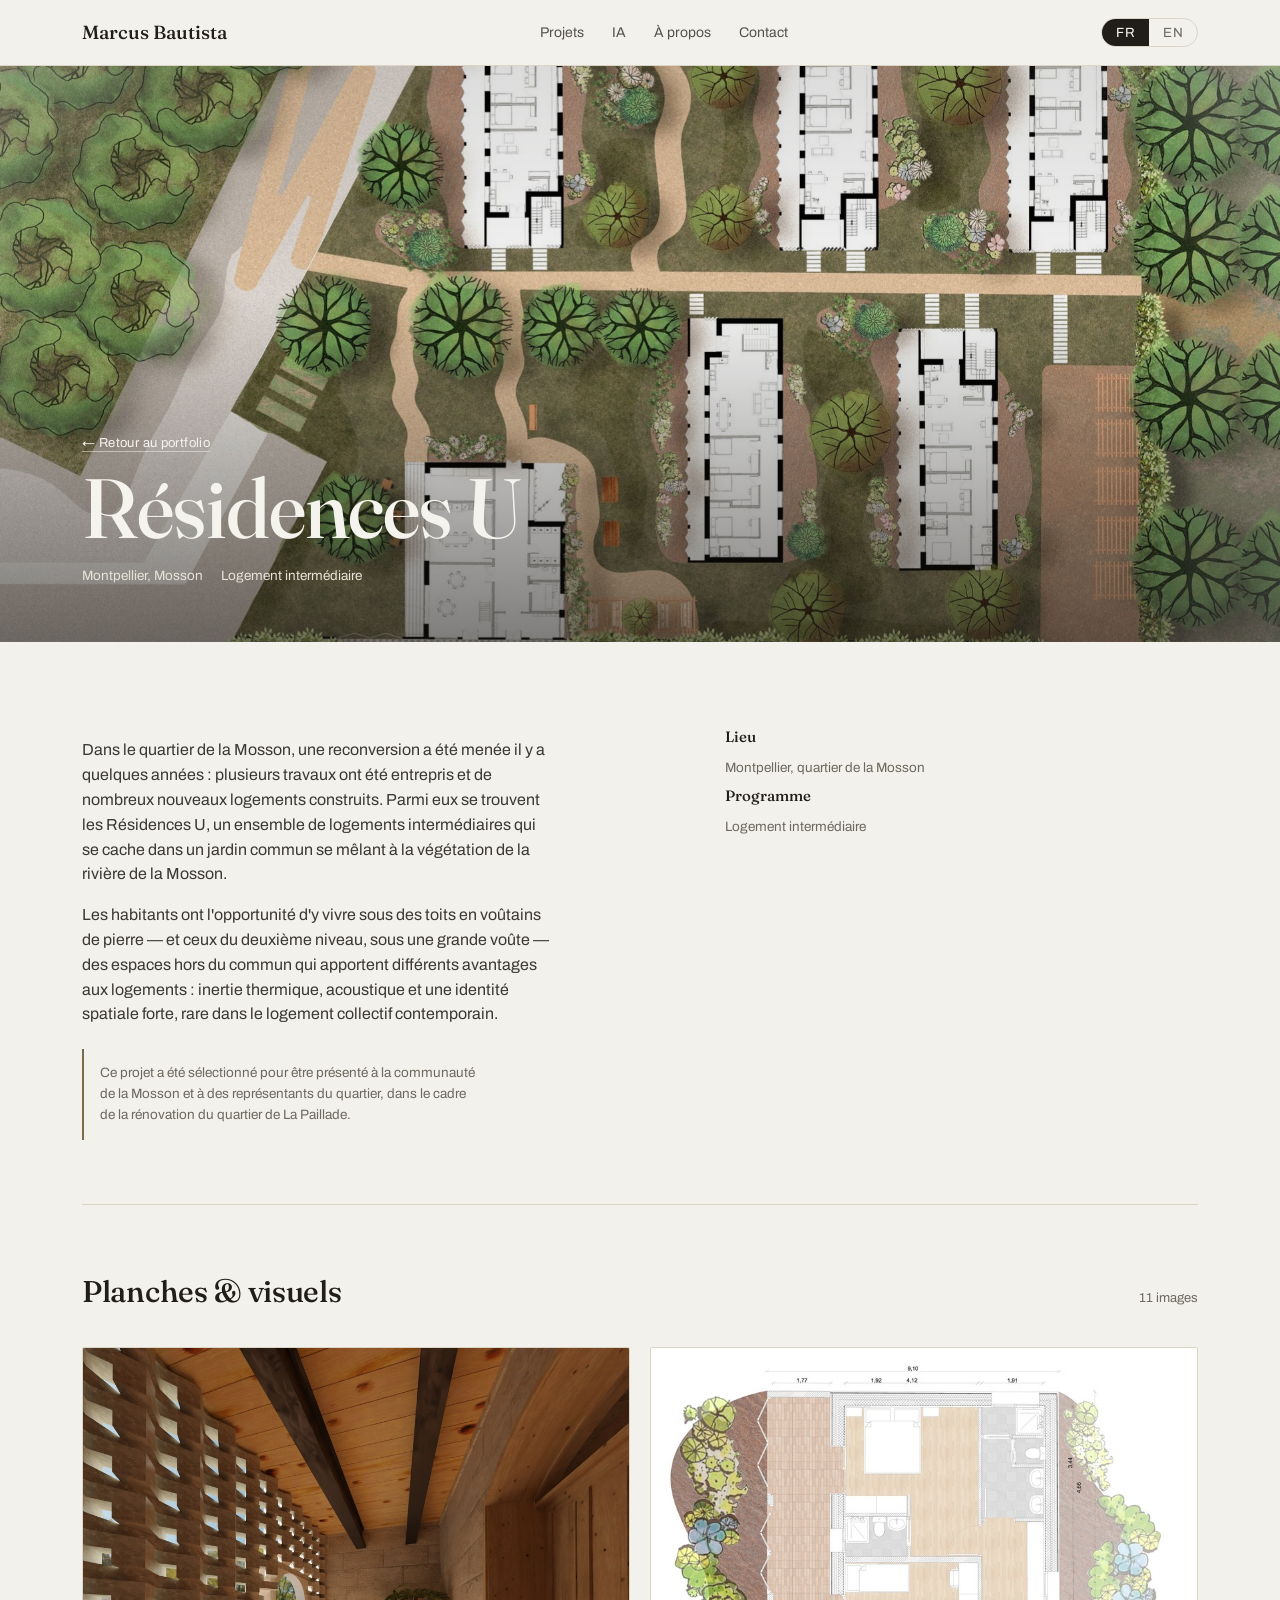
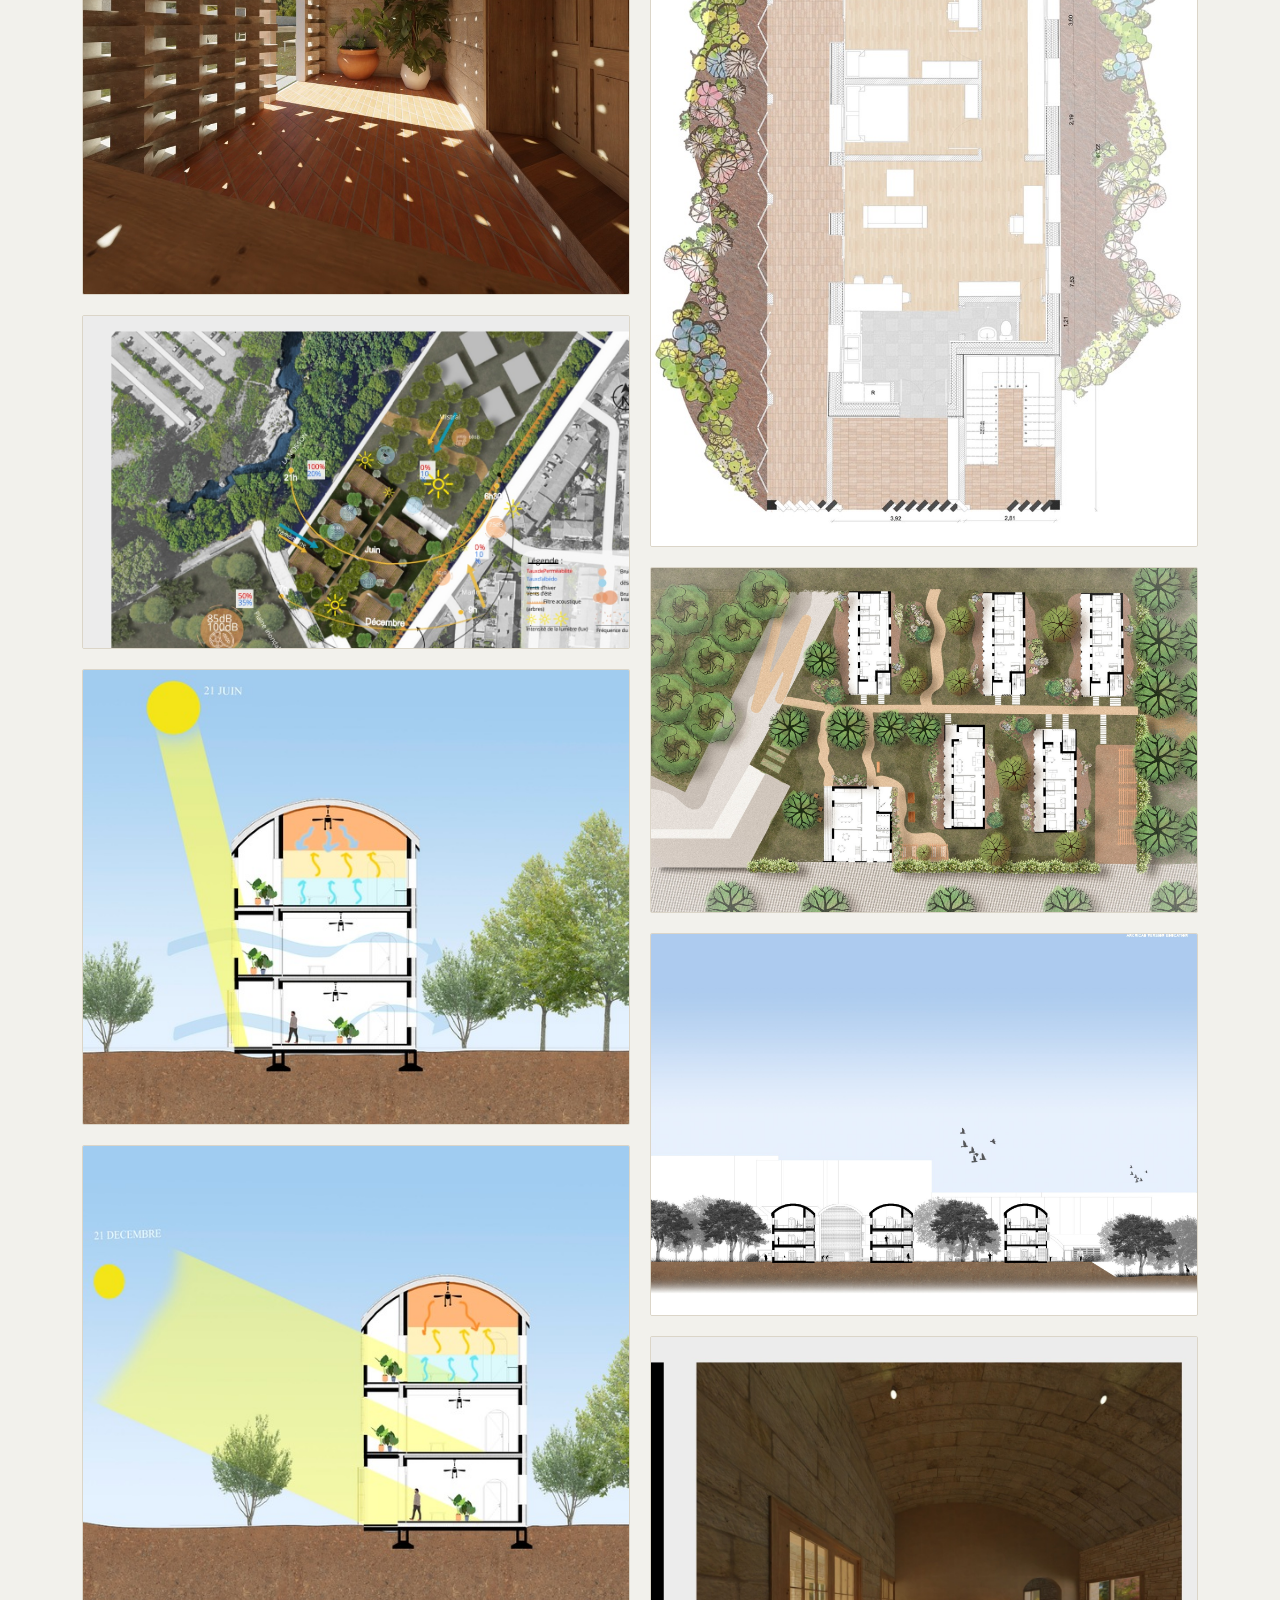
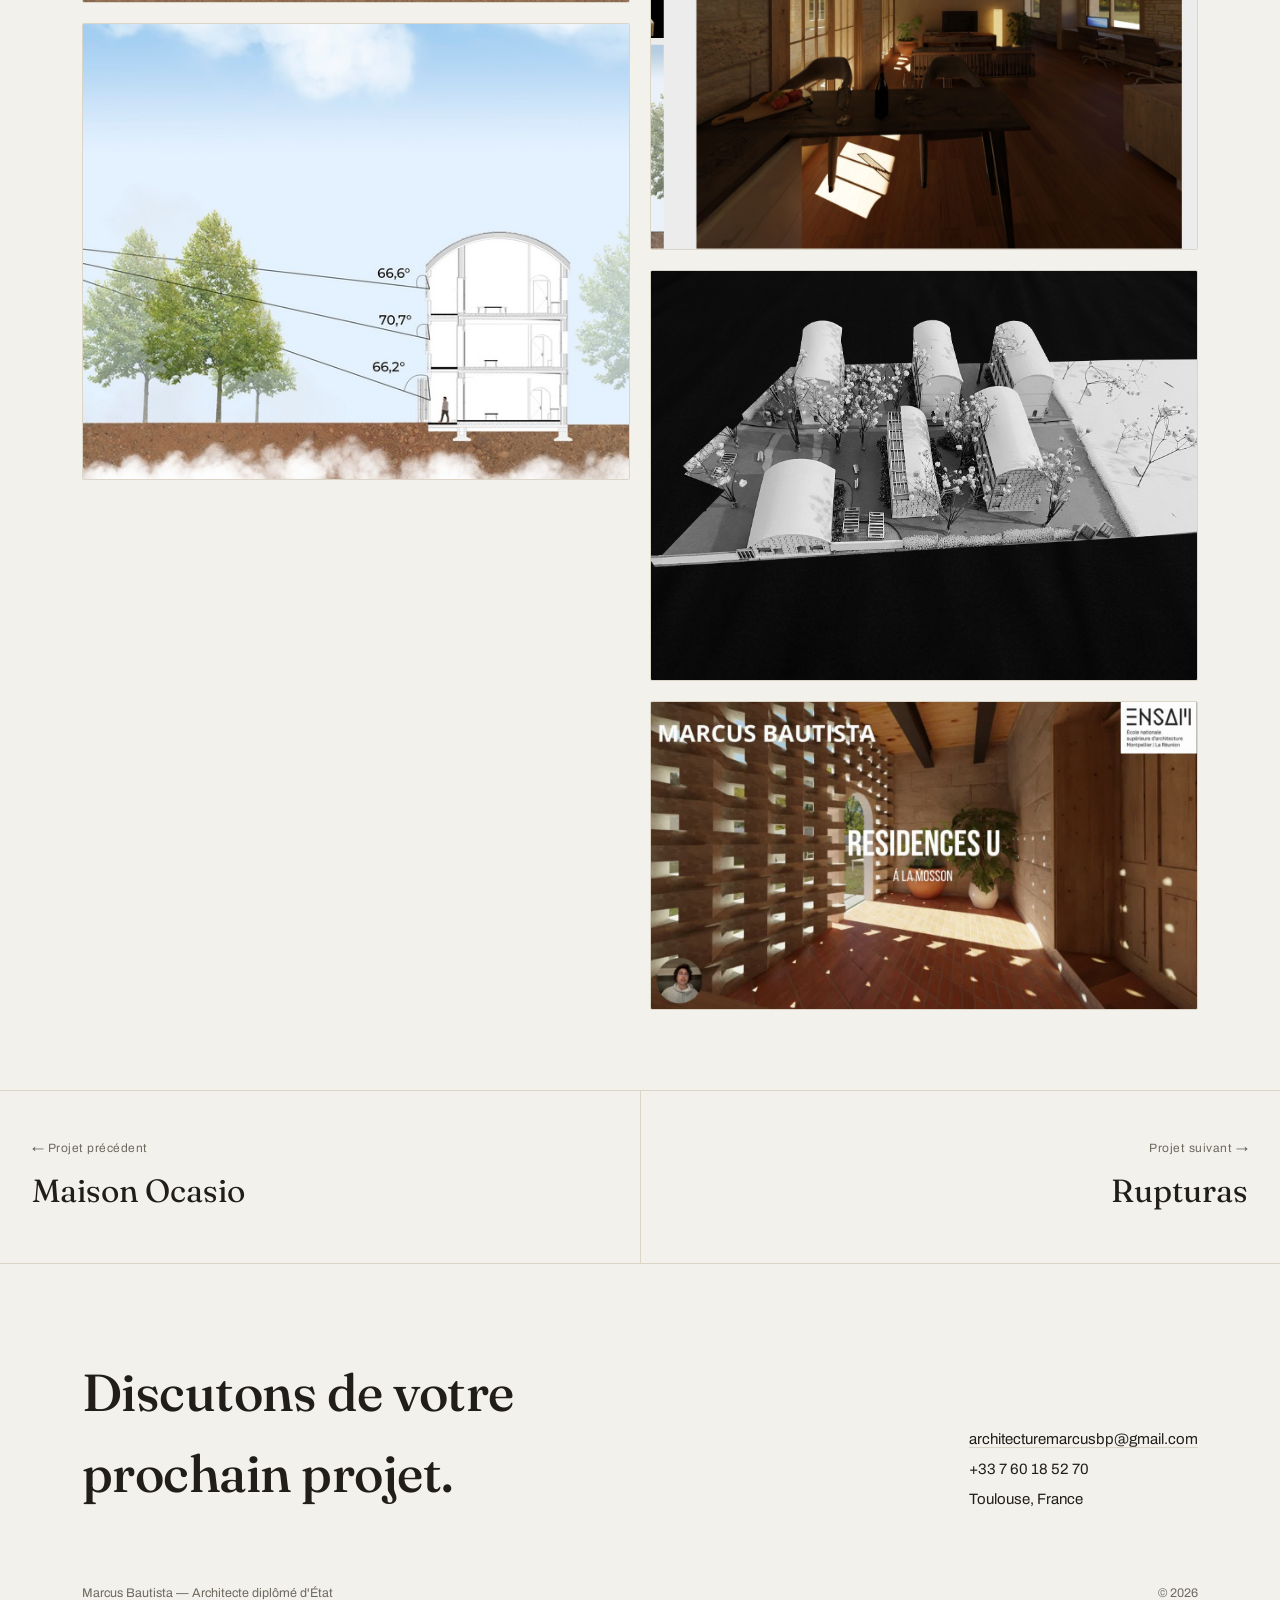
<file: proyectos/residences.html>
<!DOCTYPE html>
<html lang="fr">
<head>
<meta charset="UTF-8">
<meta name="viewport" content="width=device-width, initial-scale=1.0">
<title>Résidences U — Marcus Bautista</title>
<meta name="description" content="Résidences U — Montpellier, Mosson — Marcus Bautista, portfolio d'architecture.">
<link rel="preconnect" href="https://fonts.googleapis.com">
<link rel="preconnect" href="https://fonts.gstatic.com" crossorigin>
<link href="https://fonts.googleapis.com/css2?family=Fraunces:ital,opsz,wght@0,9..144,300;0,9..144,400;0,9..144,500;0,9..144,600;1,9..144,400;1,9..144,500&family=Archivo:wght@400;500;600&display=swap" rel="stylesheet">
<link rel="stylesheet" href="../assets/css/style.css">
</head>
<body data-lang="fr">

<header class="site">
  <div class="wrap">
    <a href="../index.html" class="brand">Marcus Bautista</a>
    <nav class="main">
      <a href="../index.html#projets"><span class="fr">Projets</span><span class="en">Work</span></a>
      <a href="../index.html#ia"><span class="fr">IA</span><span class="en">AI</span></a>
      <a href="../index.html#about"><span class="fr">À propos</span><span class="en">About</span></a>
      <a href="../index.html#contact">Contact</a>
    </nav>
    <div class="langswitch">
      <button data-setlang="fr" class="active">FR</button>
      <button data-setlang="en">EN</button>
    </div>
  </div>
</header>

<section class="hero sub" id="top">
  <img src="../assets/site/residences.jpg" alt="Résidences U">
  <div class="scrim"></div>
  <div class="content">
    <div class="breadcrumb"><a href="../index.html#projets">&larr; <span class="fr">Retour au portfolio</span><span class="en">Back to portfolio</span></a></div>
    <h1><span class="fr">Résidences U</span><span class="en">Résidences U</span></h1>
    <div class="tag-row">
      <span>Montpellier, Mosson</span>
      <span><span class="fr">Logement intermédiaire</span><span class="en">Intermediate housing</span></span>
    </div>
  </div>
</section>

<section class="project-body">
  <div class="wrap">
    <div class="project-lead reveal">
      <div class="text">
        <p class="fr">Dans le quartier de la Mosson, une reconversion a été menée il y a quelques années : plusieurs travaux ont été entrepris et de nombreux nouveaux logements construits. Parmi eux se trouvent les Résidences U, un ensemble de logements intermédiaires qui se cache dans un jardin commun se mêlant à la végétation de la rivière de la Mosson.</p>
        <p class="fr">Les habitants ont l'opportunité d'y vivre sous des toits en voûtains de pierre — et ceux du deuxième niveau, sous une grande voûte — des espaces hors du commun qui apportent différents avantages aux logements : inertie thermique, acoustique et une identité spatiale forte, rare dans le logement collectif contemporain.</p>
        <p class="en">In the Mosson district, a reconversion took place a few years ago: several works were carried out and many new housing units built. Among them are the Résidences U, an intermediate housing complex hidden in a common garden that blends with the vegetation of the Mosson river.</p>
        <p class="en">Residents have the opportunity to live under stone vaulted roofs — those on the second level under a large vault — unusual spaces that bring different advantages to the homes: thermal and acoustic inertia, and a strong spatial identity rarely found in contemporary collective housing.</p>
        <div class="note">
          <span class="fr">Ce projet a été sélectionné pour être présenté à la communauté de la Mosson et à des représentants du quartier, dans le cadre de la rénovation du quartier de La Paillade.</span><span class="en">This project was selected to be presented to the Mosson community and neighbourhood representatives, as part of the renovation of the La Paillade district.</span>
        </div>
      </div>
      <div class="facts">
      <div><strong><span class="fr">Lieu</span><span class="en">Location</span></strong><span class="fr">Montpellier, quartier de la Mosson</span><span class="en">Montpellier, Mosson district</span></div>
      <div><strong><span class="fr">Programme</span><span class="en">Programme</span></strong><span class="fr">Logement intermédiaire</span><span class="en">Intermediate housing</span></div>
      </div>
    </div>

    <div class="gallery-head reveal">
      <h2><span class="fr">Planches &amp; visuels</span><span class="en">Sheets &amp; visuals</span></h2>
      <div class="count">11 <span class="fr">images</span><span class="en">images</span></div>
    </div>
    <div class="gallery-grid">
      <figure class="reveal"><img src="../assets/proyectos/residences/residences-01.jpg" alt="residences — Rendu intérieur — coursive" data-full="../assets/proyectos/residences/residences-01.jpg" loading="lazy"></figure>
      <figure class="reveal"><img src="../assets/proyectos/residences/residences-02.jpg" alt="residences — Analyse environnementale du site — vents, bruit et lumière" data-full="../assets/proyectos/residences/residences-02.jpg" loading="lazy"></figure>
      <figure class="reveal"><img src="../assets/proyectos/residences/residences-03.jpg" alt="residences — Coupe — étude d'ensoleillement, 21 juin" data-full="../assets/proyectos/residences/residences-03.jpg" loading="lazy"></figure>
      <figure class="reveal"><img src="../assets/proyectos/residences/residences-04.jpg" alt="residences — Coupe — étude d'ensoleillement, 21 décembre" data-full="../assets/proyectos/residences/residences-04.jpg" loading="lazy"></figure>
      <figure class="reveal"><img src="../assets/proyectos/residences/residences-05.jpg" alt="residences — Coupe — angles de vue" data-full="../assets/proyectos/residences/residences-05.jpg" loading="lazy"></figure>
      <figure class="reveal"><img src="../assets/proyectos/residences/residences-06.jpg" alt="residences — Rendu intérieur — voûte de pierre" data-full="../assets/proyectos/residences/residences-06.jpg" loading="lazy"></figure>
      <figure class="reveal"><img src="../assets/proyectos/residences/residences-07.jpg" alt="residences — Plan masse végétalisé — vue aérienne" data-full="../assets/proyectos/residences/residences-07.jpg" loading="lazy"></figure>
      <figure class="reveal"><img src="../assets/proyectos/residences/residences-10.jpg?v=2" alt="residences — Coupe sur les modules en voûte" data-full="../assets/proyectos/residences/residences-10.jpg?v=2" loading="lazy"></figure>
      <figure class="reveal"><img src="../assets/proyectos/residences/residences-13.jpg" alt="residences — Rendu intérieur — séjour sous voûte" data-full="../assets/proyectos/residences/residences-13.jpg" loading="lazy"></figure>
      <figure class="reveal"><img src="../assets/proyectos/residences/residences-14.jpg" alt="residences — Photographie de maquette — vue aérienne" data-full="../assets/proyectos/residences/residences-14.jpg" loading="lazy"></figure>
      <figure class="reveal"><img src="../assets/proyectos/residences/residences-15.jpg" alt="residences — Vue de couverture du projet" data-full="../assets/proyectos/residences/residences-15.jpg" loading="lazy"></figure>
    </div>
  </div>
</section>

<div class="project-nav">
  <a class="prev" href="ocasio.html">
    <div class="eyebrow">&larr; <span class="fr">Projet précédent</span><span class="en">Previous project</span></div>
    <div class="name">Maison Ocasio</div>
  </a>
  <a class="next" href="rupturas.html">
    <div class="eyebrow"><span class="fr">Projet suivant</span><span class="en">Next project</span> &rarr;</div>
    <div class="name">Rupturas</div>
  </a>
</div>

<footer class="site" id="contact">
  <div class="wrap">
    <div class="row reveal">
      <h2><span class="fr">Discutons de votre prochain projet.</span><span class="en">Let's talk about your next project.</span></h2>
      <div class="contact-block">
        <div><a href="mailto:architecturemarcusbp@gmail.com">architecturemarcusbp@gmail.com</a></div>
        <div>+33 7 60 18 52 70</div>
        <div>Toulouse, France</div>
      </div>
    </div>
    <div class="bottom">
      <span>Marcus Bautista — <span class="fr">Architecte diplômé d'État</span><span class="en">Licensed Architect</span></span>
      <span>© 2026</span>
    </div>
  </div>
</footer>

<script src="../assets/js/main.js"></script>
</body>
</html>
</file>
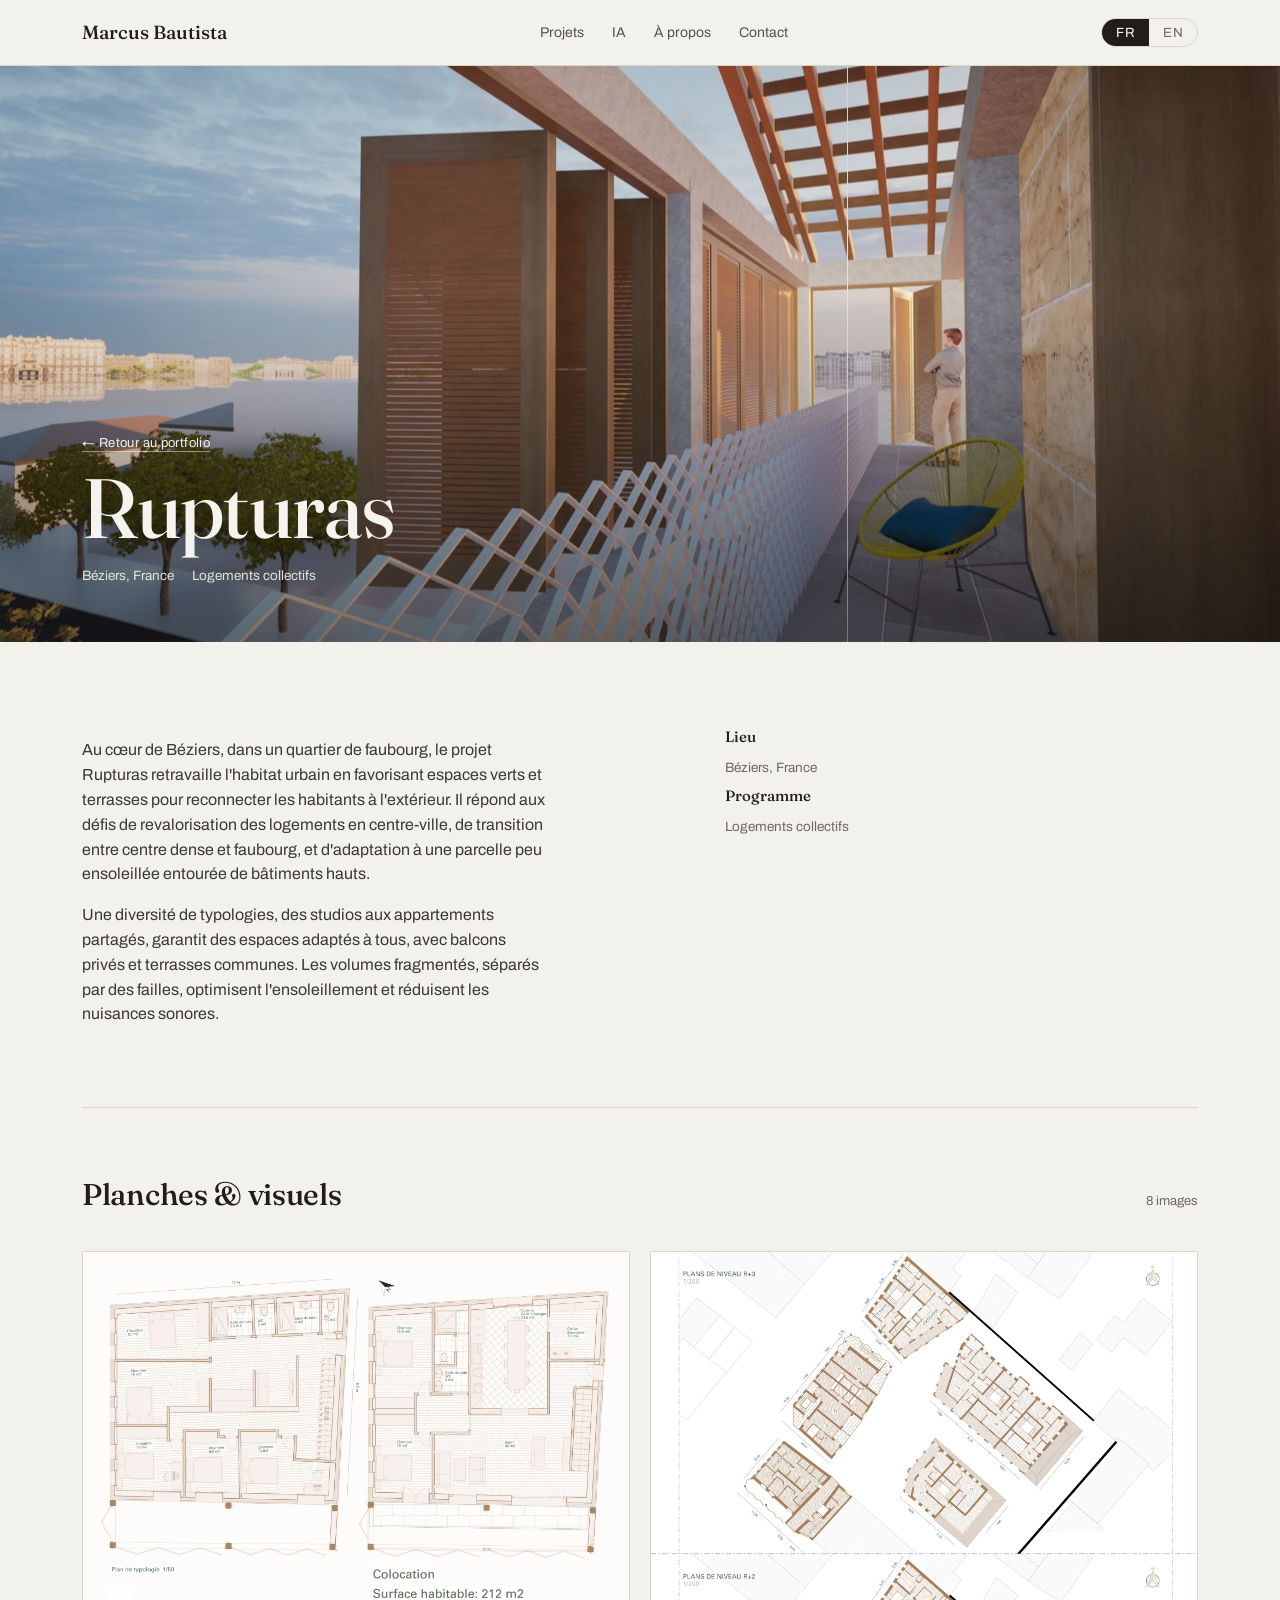
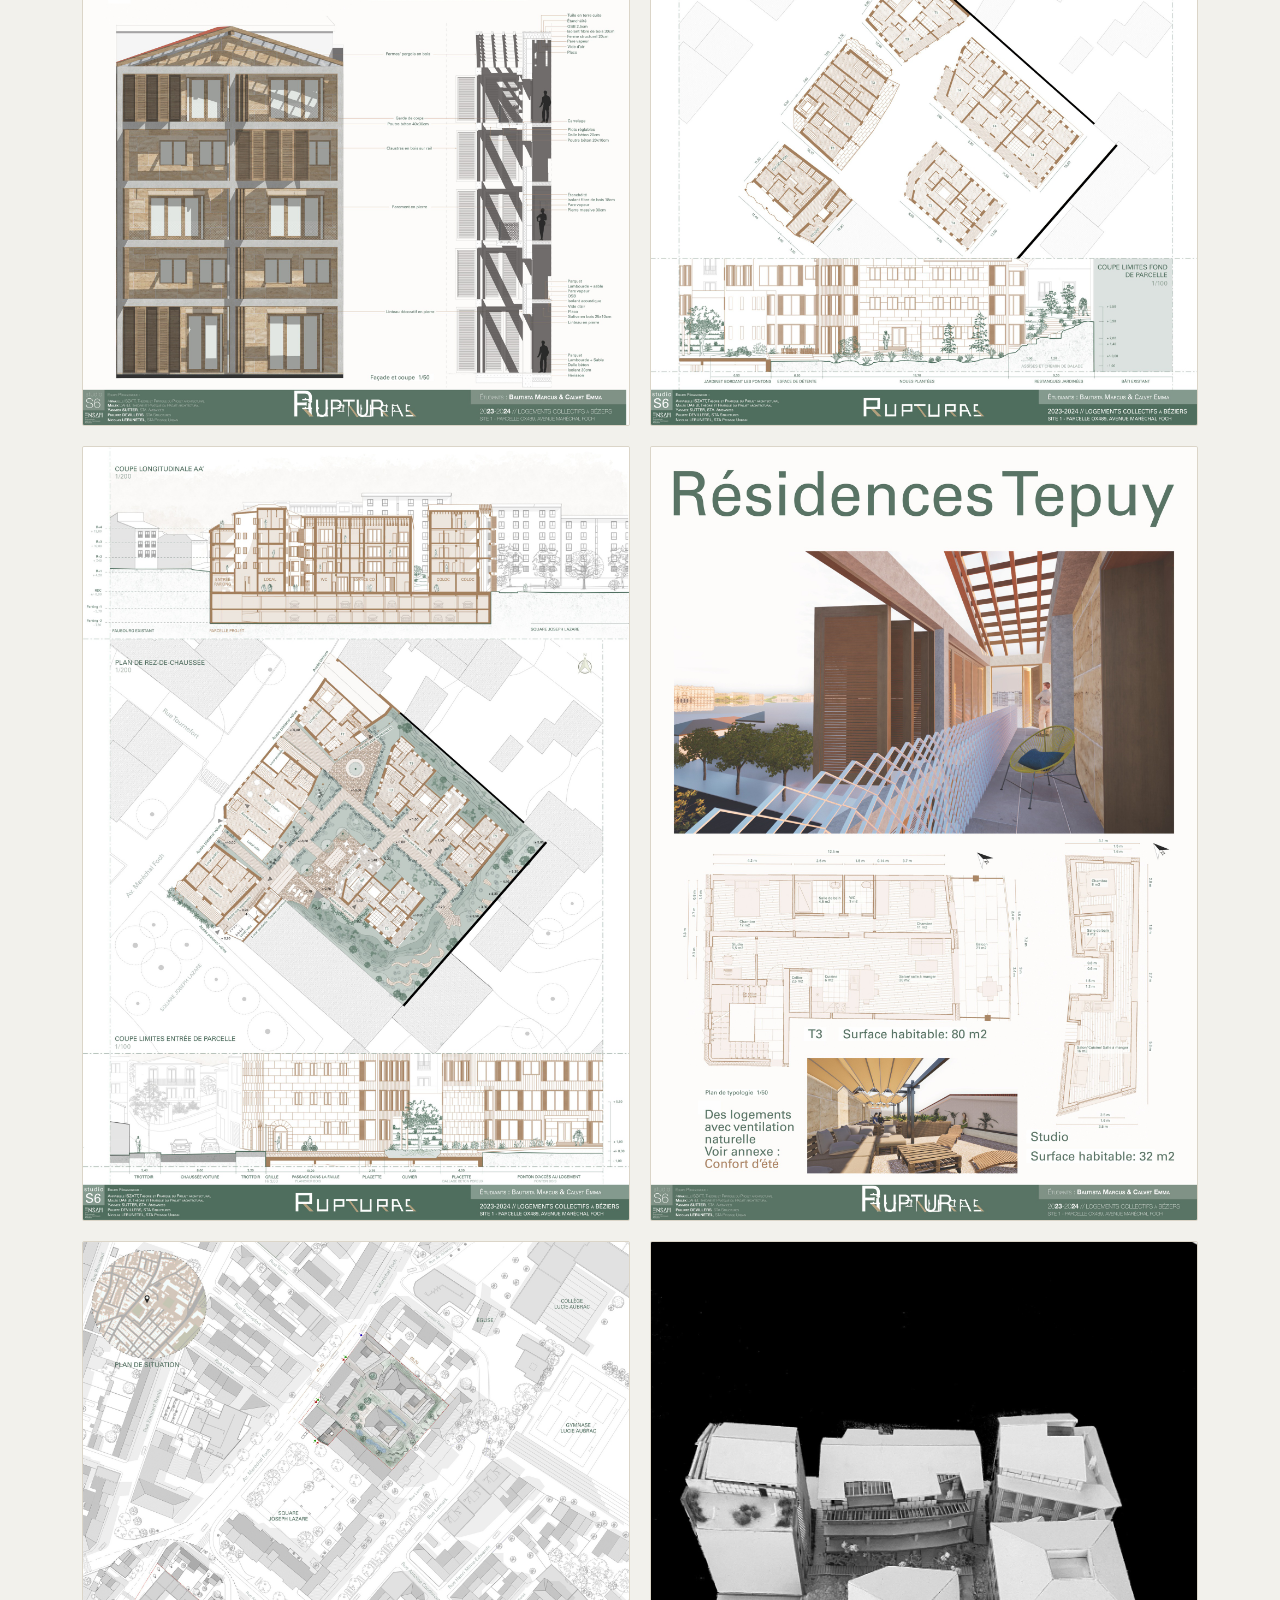
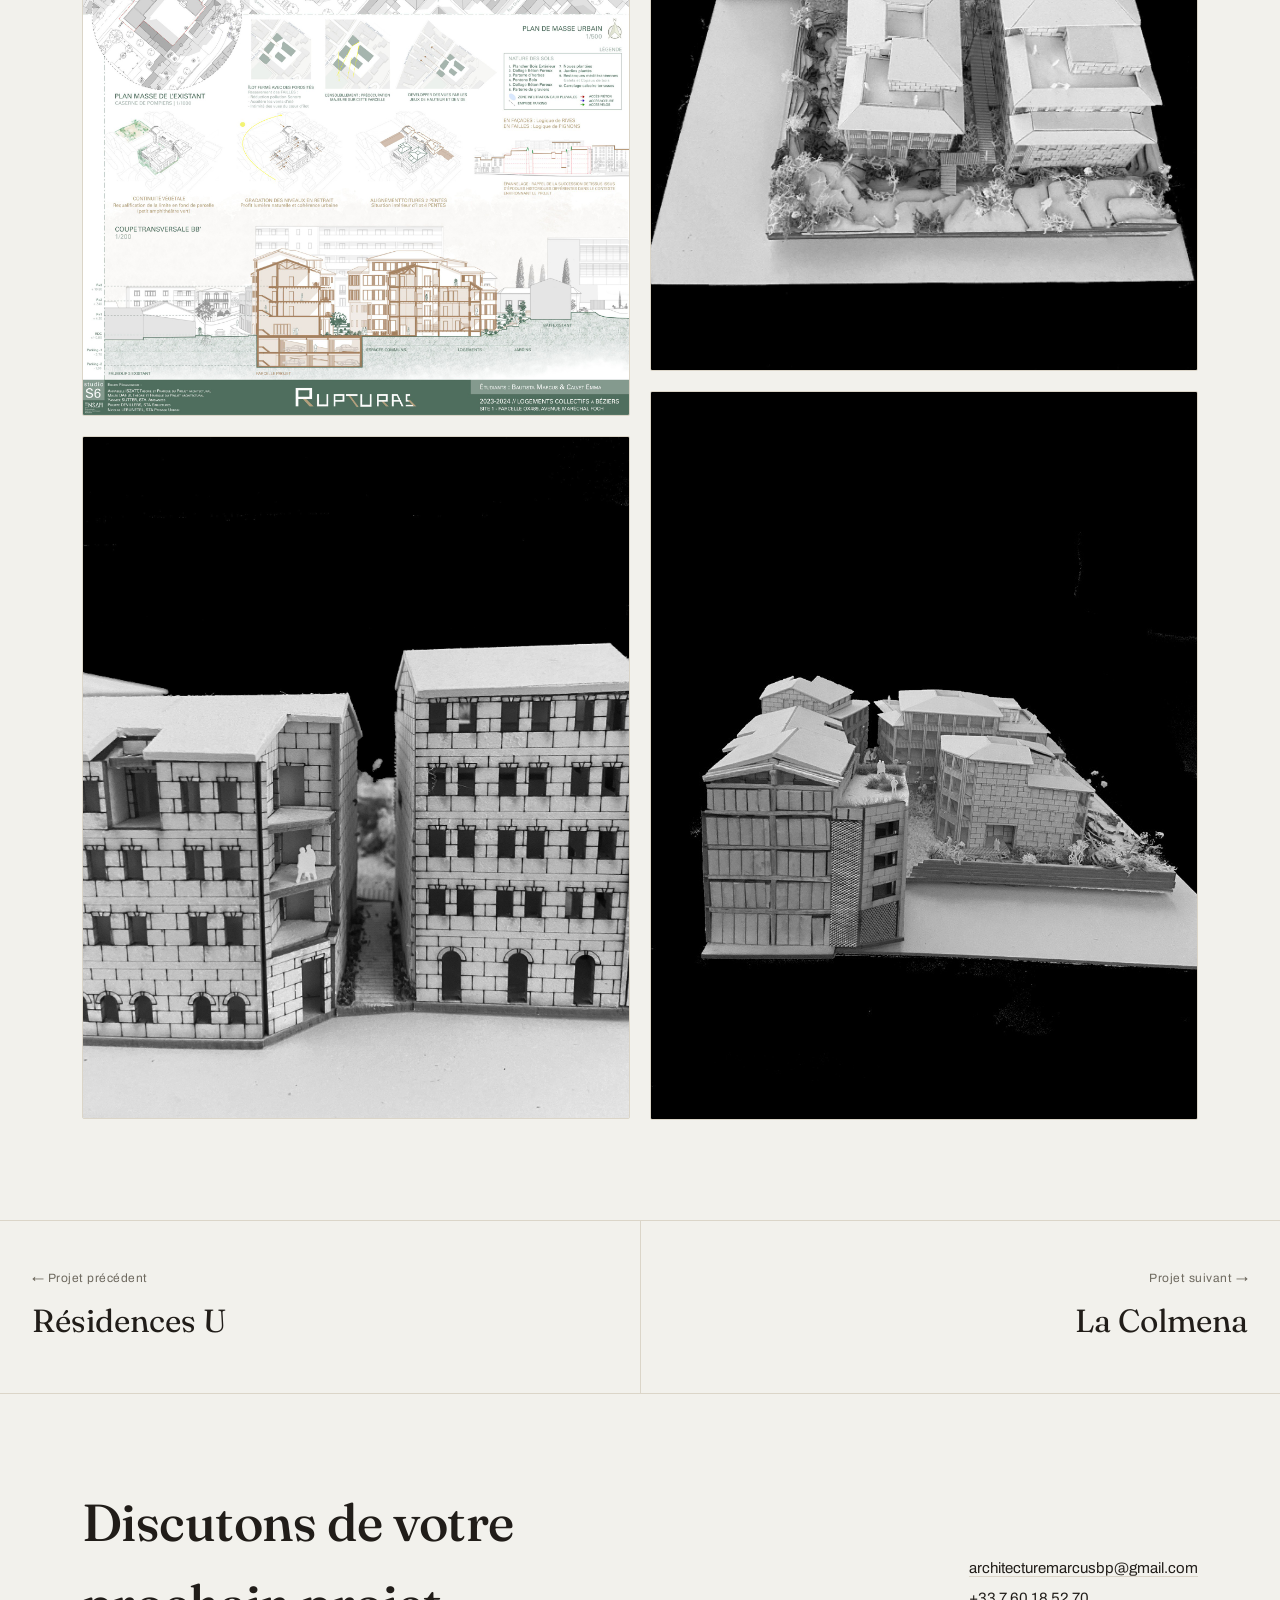
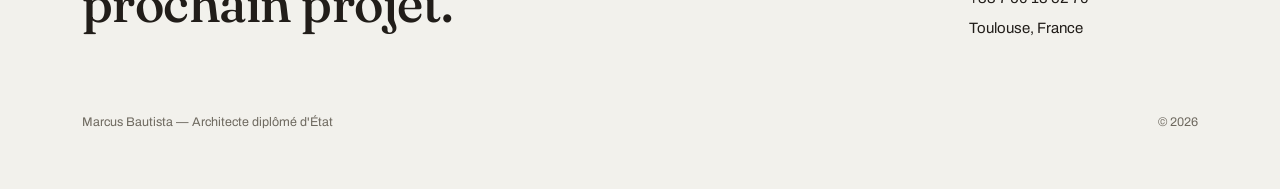
<file: proyectos/rupturas.html>
<!DOCTYPE html>
<html lang="fr">
<head>
<meta charset="UTF-8">
<meta name="viewport" content="width=device-width, initial-scale=1.0">
<title>Rupturas — Marcus Bautista</title>
<meta name="description" content="Rupturas — Béziers, France — Marcus Bautista, portfolio d'architecture.">
<link rel="preconnect" href="https://fonts.googleapis.com">
<link rel="preconnect" href="https://fonts.gstatic.com" crossorigin>
<link href="https://fonts.googleapis.com/css2?family=Fraunces:ital,opsz,wght@0,9..144,300;0,9..144,400;0,9..144,500;0,9..144,600;1,9..144,400;1,9..144,500&family=Archivo:wght@400;500;600&display=swap" rel="stylesheet">
<link rel="stylesheet" href="../assets/css/style.css">
</head>
<body data-lang="fr">

<header class="site">
  <div class="wrap">
    <a href="../index.html" class="brand">Marcus Bautista</a>
    <nav class="main">
      <a href="../index.html#projets"><span class="fr">Projets</span><span class="en">Work</span></a>
      <a href="../index.html#ia"><span class="fr">IA</span><span class="en">AI</span></a>
      <a href="../index.html#about"><span class="fr">À propos</span><span class="en">About</span></a>
      <a href="../index.html#contact">Contact</a>
    </nav>
    <div class="langswitch">
      <button data-setlang="fr" class="active">FR</button>
      <button data-setlang="en">EN</button>
    </div>
  </div>
</header>

<section class="hero sub" id="top">
  <img src="../assets/site/rupturas.jpg" alt="Rupturas">
  <div class="scrim"></div>
  <div class="content">
    <div class="breadcrumb"><a href="../index.html#projets">&larr; <span class="fr">Retour au portfolio</span><span class="en">Back to portfolio</span></a></div>
    <h1><span class="fr">Rupturas</span><span class="en">Rupturas</span></h1>
    <div class="tag-row">
      <span>Béziers, France</span>
      <span><span class="fr">Logements collectifs</span><span class="en">Collective housing</span></span>
    </div>
  </div>
</section>

<section class="project-body">
  <div class="wrap">
    <div class="project-lead reveal">
      <div class="text">
        <p class="fr">Au cœur de Béziers, dans un quartier de faubourg, le projet Rupturas retravaille l'habitat urbain en favorisant espaces verts et terrasses pour reconnecter les habitants à l'extérieur. Il répond aux défis de revalorisation des logements en centre-ville, de transition entre centre dense et faubourg, et d'adaptation à une parcelle peu ensoleillée entourée de bâtiments hauts.</p>
        <p class="fr">Une diversité de typologies, des studios aux appartements partagés, garantit des espaces adaptés à tous, avec balcons privés et terrasses communes. Les volumes fragmentés, séparés par des failles, optimisent l'ensoleillement et réduisent les nuisances sonores.</p>
        <p class="en">At the heart of Béziers, in a suburban neighbourhood, the Rupturas project redefines urban living by prioritising green spaces and terraces to reconnect residents with the outdoors. It addresses key challenges: revitalising city-centre housing, creating a transition between the dense urban core and the surrounding suburbs, and adapting to a low-sunlight plot surrounded by tall buildings.</p>
        <p class="en">A variety of typologies, from studios to shared apartments, ensures spaces tailored to diverse needs, with private balconies and shared terraces. The fragmented volumes, separated by architectural gaps, maximise sunlight exposure and reduce noise.</p>
      </div>
      <div class="facts">
      <div><strong><span class="fr">Lieu</span><span class="en">Location</span></strong><span class="fr">Béziers, France</span><span class="en">Béziers, France</span></div>
      <div><strong><span class="fr">Programme</span><span class="en">Programme</span></strong><span class="fr">Logements collectifs</span><span class="en">Collective housing</span></div>
      </div>
    </div>

    <div class="gallery-head reveal">
      <h2><span class="fr">Planches &amp; visuels</span><span class="en">Sheets &amp; visuals</span></h2>
      <div class="count">8 <span class="fr">images</span><span class="en">images</span></div>
    </div>
    <div class="gallery-grid">
      <figure class="reveal"><img src="../assets/proyectos/rupturas/rupturas-01.jpg" alt="rupturas — Planche — typologie colocation, façade et coupe" data-full="../assets/proyectos/rupturas/rupturas-01.jpg" loading="lazy"></figure>
      <figure class="reveal"><img src="../assets/proyectos/rupturas/rupturas-02.jpg" alt="rupturas — Planche — plan masse, élévation et coupes" data-full="../assets/proyectos/rupturas/rupturas-02.jpg" loading="lazy"></figure>
      <figure class="reveal"><img src="../assets/proyectos/rupturas/rupturas-03.jpg" alt="rupturas — Planche — analyse urbaine et plan de l'existant" data-full="../assets/proyectos/rupturas/rupturas-03.jpg" loading="lazy"></figure>
      <figure class="reveal"><img src="../assets/proyectos/rupturas/rupturas-04.jpg" alt="rupturas — Photographie de maquette — vue rapprochée" data-full="../assets/proyectos/rupturas/rupturas-04.jpg" loading="lazy"></figure>
      <figure class="reveal"><img src="../assets/proyectos/rupturas/rupturas-05.jpg" alt="rupturas — Planche — plans de niveau R+2" data-full="../assets/proyectos/rupturas/rupturas-05.jpg" loading="lazy"></figure>
      <figure class="reveal"><img src="../assets/proyectos/rupturas/rupturas-06.jpg" alt="rupturas — Planche — typologies T3 et studio" data-full="../assets/proyectos/rupturas/rupturas-06.jpg" loading="lazy"></figure>
      <figure class="reveal"><img src="../assets/proyectos/rupturas/rupturas-07.jpg" alt="rupturas — Photographie de maquette — vue aérienne" data-full="../assets/proyectos/rupturas/rupturas-07.jpg" loading="lazy"></figure>
      <figure class="reveal"><img src="../assets/proyectos/rupturas/rupturas-08.jpg" alt="rupturas — Photographie de maquette — vue latérale" data-full="../assets/proyectos/rupturas/rupturas-08.jpg" loading="lazy"></figure>
    </div>
  </div>
</section>

<div class="project-nav">
  <a class="prev" href="residences.html">
    <div class="eyebrow">&larr; <span class="fr">Projet précédent</span><span class="en">Previous project</span></div>
    <div class="name">Résidences U</div>
  </a>
  <a class="next" href="colmena.html">
    <div class="eyebrow"><span class="fr">Projet suivant</span><span class="en">Next project</span> &rarr;</div>
    <div class="name">La Colmena</div>
  </a>
</div>

<footer class="site" id="contact">
  <div class="wrap">
    <div class="row reveal">
      <h2><span class="fr">Discutons de votre prochain projet.</span><span class="en">Let's talk about your next project.</span></h2>
      <div class="contact-block">
        <div><a href="mailto:architecturemarcusbp@gmail.com">architecturemarcusbp@gmail.com</a></div>
        <div>+33 7 60 18 52 70</div>
        <div>Toulouse, France</div>
      </div>
    </div>
    <div class="bottom">
      <span>Marcus Bautista — <span class="fr">Architecte diplômé d'État</span><span class="en">Licensed Architect</span></span>
      <span>© 2026</span>
    </div>
  </div>
</footer>

<script src="../assets/js/main.js"></script>
</body>
</html>
</file>
<file: assets/css/style.css>
:root{
  --bg:#F2F1EC;
  --ink:#211D19;
  --muted:#6E695F;
  --accent:#7C6A4C;
  --border:#DBD5C8;
  --paper:#FBFAF7;
  --maxw:1180px;
}
*{box-sizing:border-box;}
html{scroll-behavior:smooth;}
body{
  margin:0;
  background:var(--bg);
  color:var(--ink);
  font-family:'Archivo',sans-serif;
  font-size:16px;
  line-height:1.55;
  -webkit-font-smoothing:antialiased;
}
h1,h2,h3,.serif{
  font-family:'Fraunces',serif;
  font-weight:500;
  letter-spacing:-0.01em;
  margin:0;
}
a{color:inherit;}
img{max-width:100%;display:block;}
.wrap{max-width:var(--maxw);margin:0 auto;padding:0 32px;}

/* language toggling */
[data-lang="fr"] .en{display:none;}
[data-lang="en"] .fr{display:none;}

/* motion: respect user preference */
@media (prefers-reduced-motion: reduce){
  *{animation-duration:0.001ms !important;animation-iteration-count:1 !important;transition-duration:0.001ms !important;scroll-behavior:auto !important;}
}

/* scroll reveal */
.reveal{opacity:0;transform:translateY(22px);transition:opacity .7s cubic-bezier(.2,.7,.2,1), transform .7s cubic-bezier(.2,.7,.2,1);}
.reveal.visible{opacity:1;transform:translateY(0);}
.reveal-stagger > *{opacity:0;transform:translateY(18px);transition:opacity .6s cubic-bezier(.2,.7,.2,1), transform .6s cubic-bezier(.2,.7,.2,1);}
.reveal-stagger.visible > *{opacity:1;transform:translateY(0);}
.reveal-stagger.visible > *:nth-child(1){transition-delay:.02s;}
.reveal-stagger.visible > *:nth-child(2){transition-delay:.08s;}
.reveal-stagger.visible > *:nth-child(3){transition-delay:.14s;}
.reveal-stagger.visible > *:nth-child(4){transition-delay:.20s;}
.reveal-stagger.visible > *:nth-child(5){transition-delay:.26s;}
.reveal-stagger.visible > *:nth-child(6){transition-delay:.32s;}
.reveal-stagger.visible > *:nth-child(n+7){transition-delay:.36s;}

/* header */
header.site{
  position:sticky;top:0;z-index:50;
  background:rgba(242,241,236,0.88);
  backdrop-filter:blur(8px);
  border-bottom:1px solid var(--border);
}
header.site .wrap{
  display:flex;align-items:center;justify-content:space-between;
  padding-top:18px;padding-bottom:18px;
}
.brand{font-family:'Fraunces',serif;font-size:19px;font-weight:500;text-decoration:none;}
nav.main{display:flex;gap:28px;align-items:center;}
nav.main a{font-size:14px;text-decoration:none;color:var(--ink);opacity:0.75;transition:opacity .2s;}
nav.main a:hover{opacity:1;}
.langswitch{display:flex;gap:0;border:1px solid var(--border);border-radius:20px;overflow:hidden;font-size:12px;}
.langswitch button{
  border:none;background:transparent;padding:6px 14px;cursor:pointer;
  font-family:'Archivo',sans-serif;color:var(--muted);letter-spacing:0.03em;
  transition:background .25s ease, color .25s ease;
}
.langswitch button.active{background:var(--ink);color:var(--paper);}
body.lightbox-open header.site{backdrop-filter:none;position:static;}
@media (max-width:700px){
  nav.main{display:none;}
}

/* hero */
section.hero{position:relative;height:88vh;min-height:560px;overflow:hidden;}
section.hero img{
  position:absolute;inset:0;width:100%;height:100%;object-fit:cover;
  transform:scale(1.08);
  animation:heroZoom 1.6s cubic-bezier(.2,.7,.2,1) forwards;
}
@keyframes heroZoom{ to{ transform:scale(1); } }
section.hero .scrim{
  position:absolute;inset:0;
  background:linear-gradient(180deg, rgba(20,18,15,0.15) 0%, rgba(20,18,15,0.05) 40%, rgba(20,18,15,0.55) 100%);
}
section.hero .content{
  position:absolute;left:0;right:0;bottom:0;padding:0 32px 56px;
  max-width:var(--maxw);margin:0 auto;color:#F5F3ED;
}
section.hero .content > *{
  opacity:0;transform:translateY(16px);
  animation:heroUp .9s cubic-bezier(.2,.7,.2,1) forwards;
}
section.hero .content h1{animation-delay:.25s;}
section.hero .content p{animation-delay:.45s;}
section.hero .content .breadcrumb{animation-delay:.1s;}
@keyframes heroUp{ to{ opacity:1; transform:translateY(0); } }
section.hero h1{font-size:clamp(38px,7vw,84px);line-height:0.98;color:#F5F3ED;}
section.hero .role{
  font-size:15px;letter-spacing:0.02em;color:#E7E3D8;margin-top:14px;
  max-width:520px;
}
.scrolldown{
  position:absolute;right:32px;bottom:28px;color:#F5F3ED;opacity:0.85;
  animation:bob 2.2s ease-in-out infinite;
}
@keyframes bob{ 0%,100%{transform:translateY(0);} 50%{transform:translateY(6px);} }

/* subpage hero (shorter) */
section.hero.sub{height:64vh;min-height:420px;}
section.hero .breadcrumb{
  font-size:13px;letter-spacing:.03em;margin-bottom:14px;
}
section.hero .breadcrumb a{text-decoration:none;border-bottom:1px solid rgba(245,243,237,.5);padding-bottom:1px;}
section.hero .breadcrumb a:hover{border-bottom-color:rgba(245,243,237,1);}
section.hero .tag-row{
  display:flex;gap:18px;flex-wrap:wrap;margin-top:16px;font-size:13.5px;color:#E7E3D8;
}

/* intro strip */
section.intro{padding:96px 0 64px;}
section.intro .row{display:flex;gap:64px;align-items:flex-start;}
section.intro .eyebrow{font-size:13px;color:var(--accent);letter-spacing:0.04em;margin-bottom:18px;}
section.intro p.lead{
  font-family:'Fraunces',serif;font-size:clamp(22px,3vw,32px);font-weight:400;
  line-height:1.35;max-width:760px;font-style:italic;
}
@media (max-width:800px){
  section.intro .row{flex-direction:column;gap:24px;}
}

/* projects index */
section.index{padding:40px 0 100px;border-top:1px solid var(--border);}
.index-list{border-top:1px solid var(--border);margin-top:24px;}
.index-row{
  display:flex;align-items:baseline;justify-content:space-between;
  padding:26px 0;border-bottom:1px solid var(--border);
  text-decoration:none;color:var(--ink);position:relative;cursor:pointer;
}
.index-row .num{font-size:13px;color:var(--muted);width:32px;flex:none;}
.index-row .name{
  font-family:'Fraunces',serif;font-size:clamp(24px,4vw,40px);font-weight:400;
  flex:1;transition:transform .35s cubic-bezier(.2,.8,.2,1);
}
.index-row .arrow{
  opacity:0;transform:translateX(-6px);
  transition:opacity .3s ease, transform .3s ease;
  margin-right:14px;color:var(--accent);
}
.index-row:hover .name{transform:translateX(10px);}
.index-row:hover .arrow{opacity:1;transform:translateX(0);}
.index-row .meta{font-size:13px;color:var(--muted);text-align:right;flex:none;padding-left:20px;}
.hover-preview{
  position:fixed;pointer-events:none;width:280px;height:190px;
  border-radius:2px;overflow:hidden;opacity:0;transform:scale(0.96);
  transition:opacity .2s ease, transform .2s ease;z-index:60;
  box-shadow:0 20px 40px rgba(20,18,15,0.25);
}
.hover-preview img{width:100%;height:100%;object-fit:cover;}
.hover-preview.visible{opacity:1;transform:scale(1);}
@media (max-width:800px){
  .hover-preview{display:none;}
  .index-row .meta{display:none;}
}

/* project sections (on-page teaser, index) */
section.project{padding:88px 0;border-top:1px solid var(--border);}
section.project .head{
  display:flex;justify-content:space-between;align-items:flex-end;gap:24px;
  margin-bottom:40px;flex-wrap:wrap;
}
section.project h2{font-size:clamp(32px,5vw,56px);}
section.project .tag{font-size:13px;color:var(--muted);text-align:right;line-height:1.6;}
.project-grid{display:grid;grid-template-columns:1.1fr 0.9fr;gap:56px;align-items:start;}
.project-grid .text p{max-width:46ch;color:#3C3833;}
.project-grid .text .note{
  margin-top:22px;padding:14px 16px;border-left:2px solid var(--accent);
  font-size:13.5px;color:var(--muted);max-width:46ch;
}
.project-grid figure{margin:0;overflow:hidden;border-radius:2px;}
.project-grid figure img{border-radius:2px;transition:transform .6s cubic-bezier(.2,.7,.2,1);}
.project-grid figure:hover img{transform:scale(1.045);}
figure.full{margin:40px 0 0;}
figure.full img{width:100%;border-radius:2px;}
.gallery-2{display:grid;grid-template-columns:1fr 1fr;gap:20px;margin-top:40px;}
@media (max-width:900px){
  .project-grid{grid-template-columns:1fr;}
  .gallery-2{grid-template-columns:1fr;}
}
.view-project{
  display:inline-flex;align-items:center;gap:10px;margin-top:28px;
  font-size:13.5px;letter-spacing:.03em;text-decoration:none;color:var(--ink);
  border-bottom:1px solid var(--ink);padding-bottom:3px;
  transition:gap .25s ease, opacity .25s ease;
}
.view-project:hover{gap:16px;}
.view-project svg{transition:transform .25s ease;}
.view-project:hover svg{transform:translateX(3px);}

/* AI section */
section.ai{padding:88px 0;border-top:1px solid var(--border);background:var(--paper);}
section.ai .text p{max-width:70ch;color:#3C3833;}
.ai-gallery{display:grid;grid-template-columns:repeat(3,1fr);gap:20px;margin-top:44px;}
.ai-gallery figure{margin:0;cursor:zoom-in;border-radius:2px;overflow:hidden;aspect-ratio:1/1;}
.ai-gallery img{border-radius:2px;aspect-ratio:1/1;object-fit:cover;width:100%;height:100%;transition:transform .6s cubic-bezier(.2,.7,.2,1);}
.ai-gallery figure:hover img{transform:scale(1.06);}
@media (max-width:800px){
  .ai-gallery{grid-template-columns:1fr 1fr;}
}

/* about */
section.about{padding:88px 0;border-top:1px solid var(--border);}
.about-grid{display:grid;grid-template-columns:1fr 1fr;gap:64px;}
.about-grid p{max-width:52ch;color:#3C3833;}
.skills-list{list-style:none;margin:0;padding:0;font-size:14px;}
.skills-list li{
  display:flex;justify-content:space-between;padding:10px 0;border-bottom:1px solid var(--border);
}
.skills-list li span:first-child{color:var(--muted);}
h3.small-head{font-size:13px;letter-spacing:0.04em;color:var(--accent);margin-bottom:16px;text-transform:none;}
@media (max-width:800px){
  .about-grid{grid-template-columns:1fr;gap:32px;}
}

/* contact / footer */
footer.site{padding:88px 0 56px;border-top:1px solid var(--border);}
footer.site .row{display:flex;justify-content:space-between;align-items:flex-end;flex-wrap:wrap;gap:32px;}
footer.site h2{font-size:clamp(30px,5vw,52px);max-width:600px;}
footer.site .contact-block{font-size:15px;line-height:2;}
footer.site .contact-block a{text-decoration:none;border-bottom:1px solid var(--border);}
footer.site .bottom{margin-top:70px;display:flex;justify-content:space-between;font-size:12.5px;color:var(--muted);flex-wrap:wrap;gap:10px;}

/* ============ project subpages ============ */
section.project-body{padding:80px 0;}
.project-lead{display:grid;grid-template-columns:1.1fr 0.9fr;gap:64px;align-items:start;padding-bottom:64px;border-bottom:1px solid var(--border);}
.project-lead .text p{max-width:52ch;color:#3C3833;}
.project-lead .text .note{
  margin-top:22px;padding:14px 16px;border-left:2px solid var(--accent);
  font-size:13.5px;color:var(--muted);max-width:52ch;
}
.project-lead .facts{font-size:13.5px;color:var(--muted);line-height:2;}
.project-lead .facts strong{display:block;color:var(--ink);font-family:'Fraunces',serif;font-size:15px;font-weight:500;margin-bottom:2px;}
@media (max-width:900px){
  .project-lead{grid-template-columns:1fr;gap:28px;}
}

.gallery-head{padding:64px 0 8px;display:flex;justify-content:space-between;align-items:baseline;flex-wrap:wrap;gap:12px;}
.gallery-head h2{font-size:clamp(22px,3vw,30px);}
.gallery-head .count{font-size:13px;color:var(--muted);}

.gallery-grid{
  column-count:2;column-gap:20px;padding:24px 0 0;
}
.gallery-grid figure{
  break-inside:avoid;margin:0 0 20px;border-radius:2px;overflow:hidden;cursor:zoom-in;
  background:var(--paper);border:1px solid var(--border);
}
.gallery-grid img{width:100%;display:block;transition:transform .5s cubic-bezier(.2,.7,.2,1), opacity .5s ease;}
.gallery-grid figure:hover img{transform:scale(1.03);}
@media (max-width:800px){
  .gallery-grid{column-count:1;}
}

/* lightbox */
.lightbox{
  position:fixed;inset:0;background:rgba(18,16,14,0.94);z-index:200;
  display:flex;align-items:center;justify-content:center;
  opacity:0;pointer-events:none;transition:opacity .25s ease;
  padding:5vh 5vw;
}
.lightbox.open{opacity:1;pointer-events:auto;}
.lightbox img{
  max-width:100%;max-height:88vh;margin:auto;border-radius:2px;
  box-shadow:0 30px 80px rgba(0,0,0,0.5);
  transform:scale(.97);transition:transform .25s ease;
}
.lightbox.open img{transform:scale(1);}
.lightbox .lb-close, .lightbox .lb-prev, .lightbox .lb-next{
  position:absolute;background:none;border:none;color:#F5F3ED;cursor:pointer;
  opacity:.75;transition:opacity .2s ease;padding:14px;
}
.lightbox .lb-close:hover, .lightbox .lb-prev:hover, .lightbox .lb-next:hover{opacity:1;}
.lightbox .lb-close{top:10px;right:14px;}
.lightbox .lb-prev{left:6px;top:50%;transform:translateY(-50%);}
.lightbox .lb-next{right:6px;top:50%;transform:translateY(-50%);}
.lightbox .lb-count{position:absolute;bottom:18px;left:0;right:0;text-align:center;color:#E7E3D8;font-size:12.5px;letter-spacing:.04em;}

/* multi-part project pages (urban + memoire + architecture) */
.part-divider{
  padding:96px 0 32px;border-top:1px solid var(--border);margin-top:24px;
  display:flex;align-items:baseline;gap:20px;flex-wrap:wrap;
}
.part-divider .part-num{
  font-family:'Fraunces',serif;font-size:clamp(40px,7vw,72px);color:var(--accent);
  line-height:1;font-weight:400;
}
.part-divider .part-title h2{font-size:clamp(24px,4vw,38px);}
.part-divider .part-title .sub{font-size:13.5px;color:var(--muted);margin-top:6px;}
.part-credit{
  font-size:12.5px;color:var(--muted);margin:-10px 0 40px;padding-bottom:24px;
  border-bottom:1px solid var(--border);
}
.memoire-card{
  display:grid;grid-template-columns:0.7fr 1.3fr;gap:56px;align-items:center;
  padding:8px 0 24px;
}
.memoire-card figure{margin:0;}
.memoire-card figure img{border-radius:2px;box-shadow:0 30px 60px rgba(20,18,15,0.18);}
.memoire-card .text p{color:#3C3833;max-width:56ch;}
.memoire-card .thesis-title{font-family:'Fraunces',serif;font-size:clamp(20px,3vw,28px);margin-bottom:14px;font-style:italic;}
.axes-list{list-style:none;margin:22px 0 0;padding:0;display:grid;gap:10px;}
.axes-list li{font-size:13.5px;color:var(--muted);padding-left:18px;position:relative;}
.axes-list li::before{content:"—";position:absolute;left:0;color:var(--accent);}
@media (max-width:800px){
  .memoire-card{grid-template-columns:1fr;gap:28px;}
}

.video-wrap{
  position:relative;width:100%;border-radius:2px;overflow:hidden;
  background:#000;margin:8px 0 0;box-shadow:0 30px 60px rgba(20,18,15,0.18);
}
.video-wrap video{width:100%;display:block;max-height:80vh;}

/* project prev/next nav */
.project-nav{
  border-top:1px solid var(--border);display:grid;grid-template-columns:1fr 1fr;
}
.project-nav a{
  display:block;padding:48px 32px;text-decoration:none;color:var(--ink);
  transition:background .25s ease;
}
.project-nav a:hover{background:var(--paper);}
.project-nav a.next{text-align:right;border-left:1px solid var(--border);}
.project-nav .eyebrow{font-size:12px;color:var(--muted);letter-spacing:.04em;margin-bottom:8px;}
.project-nav .name{font-family:'Fraunces',serif;font-size:clamp(22px,3.4vw,32px);}
@media (max-width:700px){
  .project-nav{grid-template-columns:1fr;}
  .project-nav a.next{border-left:none;border-top:1px solid var(--border);}
}
</file>
